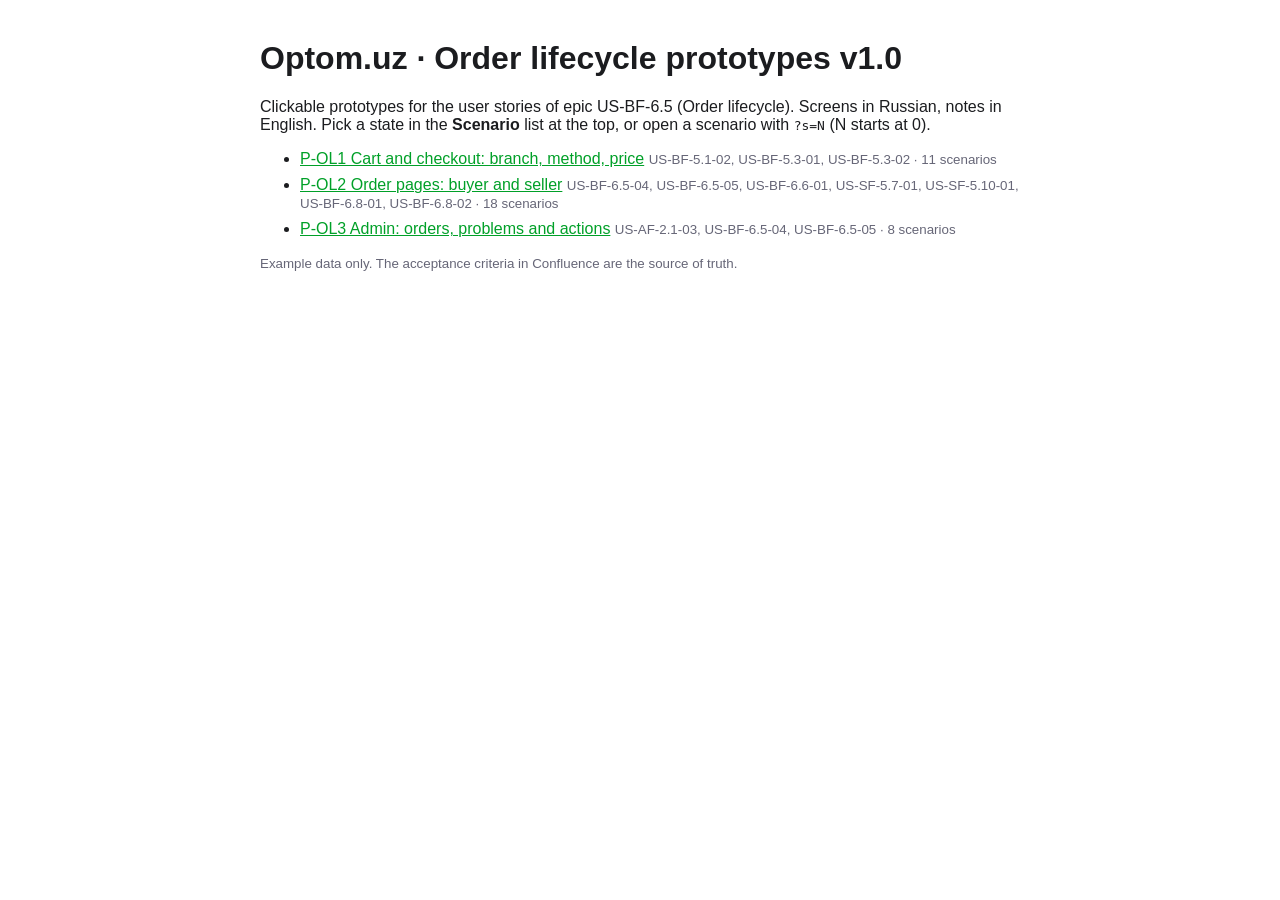
<file: index.html>
<!doctype html><html lang="en"><head><meta charset="utf-8"><meta name="robots" content="noindex,nofollow"><meta name="viewport" content="width=device-width,initial-scale=1"><title>Optom.uz order lifecycle prototypes</title>
<style>body{font-family:-apple-system,Segoe UI,Roboto,sans-serif;max-width:760px;margin:40px auto;padding:0 16px;color:#1b1c1f}a{color:#00a028}li{margin:8px 0}small{color:#667}</style></head><body>
<h1>Optom.uz · Order lifecycle prototypes v1.0</h1><p>Clickable prototypes for the user stories of epic US-BF-6.5 (Order lifecycle). Screens in Russian, notes in English. Pick a state in the <b>Scenario</b> list at the top, or open a scenario with <code>?s=N</code> (N starts at 0).</p>
<ul><li><a href="p-ol1-checkout.html">P-OL1 Cart and checkout: branch, method, price</a> <small>US-BF-5.1-02, US-BF-5.3-01, US-BF-5.3-02 · 11 scenarios</small></li><li><a href="p-ol2-order-pages.html">P-OL2 Order pages: buyer and seller</a> <small>US-BF-6.5-04, US-BF-6.5-05, US-BF-6.6-01, US-SF-5.7-01, US-SF-5.10-01, US-BF-6.8-01, US-BF-6.8-02 · 18 scenarios</small></li><li><a href="p-ol3-admin.html">P-OL3 Admin: orders, problems and actions</a> <small>US-AF-2.1-03, US-BF-6.5-04, US-BF-6.5-05 · 8 scenarios</small></li></ul><p><small>Example data only. The acceptance criteria in Confluence are the source of truth.</small></p></body></html>
</file>
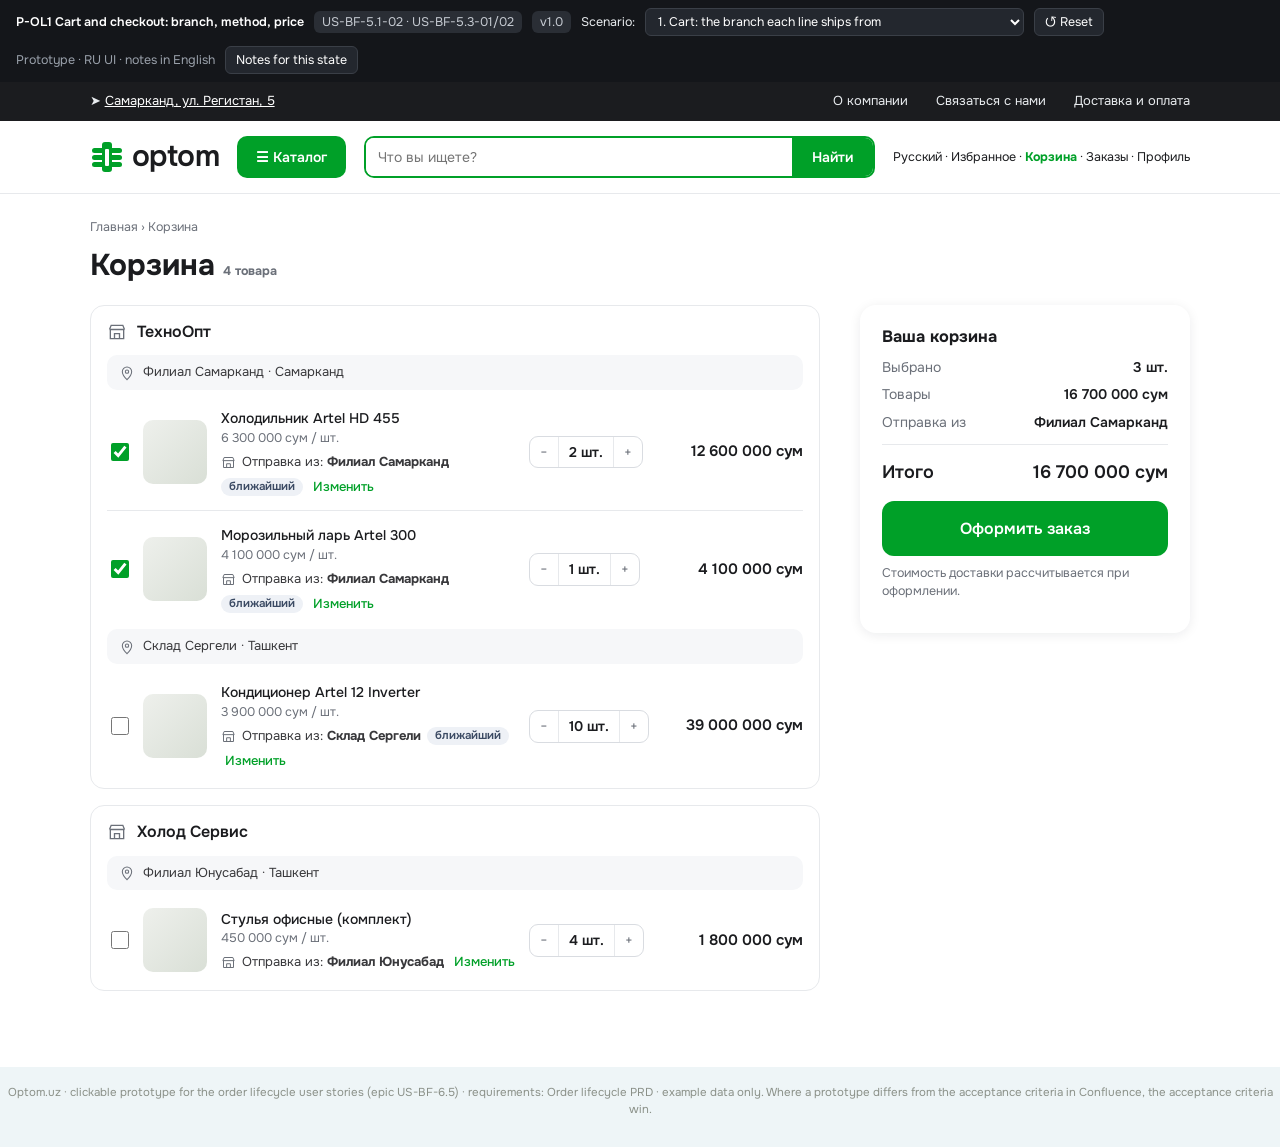
<file: p-ol1-checkout.html>
<!doctype html>
<html lang="ru"><head><meta charset="utf-8"><meta name="robots" content="noindex,nofollow"><meta name="viewport" content="width=device-width,initial-scale=1">
<title>P-OL1 Cart and checkout: branch, method, price</title>
<link rel="preconnect" href="https://fonts.googleapis.com"><link href="https://fonts.googleapis.com/css2?family=Onest:wght@400;500;600;700&display=swap" rel="stylesheet">
<style>/* Optom.uz prototype base — colours and components taken from the Figma exports (Seller website, Buyer website, Super Admin Old) */
:root{
  --green:#00a028; --green-600:#008a22; --green-50:#e6f6ea; --green-100:#cdeed5;
  --ink:#1b1c1f; --ink-2:#38383b; --muted:#6b7079; --muted-2:#8b9189; --line:#e7e9ec; --line-2:#d9dce1;
  --bg:#f3f4f6; --card:#ffffff; --red:#d92d20; --red-50:#fdecec; --amber:#ca8504; --amber-50:#fef7c3;
  --blue:#0c75ed; --blue-50:#e8f2fe; --violet:#7a5af8; --violet-50:#f1edff;
  --radius:12px; --radius-sm:8px;
  --font:"Onest",-apple-system,BlinkMacSystemFont,"Segoe UI",Roboto,sans-serif;
}
*{box-sizing:border-box}
html,body{margin:0;padding:0}
body{font-family:var(--font);font-size:14px;line-height:1.45;color:var(--ink);background:var(--bg)}
button,input,select,textarea{font:inherit;color:inherit}
a{color:var(--green);text-decoration:none}
/* ---- prototype harness bar ---- */
.pbar{position:sticky;top:0;z-index:50;display:flex;flex-wrap:wrap;align-items:center;gap:10px;padding:8px 16px;background:#14161a;color:#e9ecef;font-size:12.5px}
.pbar b{color:#fff;font-weight:600}
.pbar .tag{background:#2a2e35;border-radius:6px;padding:2px 8px;color:#c6cbd2}
.pbar select{background:#23272e;border:1px solid #3a3f47;border-radius:6px;color:#fff;padding:4px 8px;max-width:420px}
.pbar .sp{flex:1}
.pbar button{background:#23272e;border:1px solid #3a3f47;border-radius:6px;color:#fff;padding:4px 10px;cursor:pointer}
.pbar button.on{background:var(--green);border-color:var(--green)}
.notes{position:fixed;right:16px;bottom:16px;width:380px;max-height:60vh;overflow:auto;z-index:60;background:#fffef5;border:1px solid #eadf9f;border-radius:12px;box-shadow:0 12px 30px rgba(0,0,0,.18);padding:14px 16px;font-size:12.5px;display:none}
.notes.show{display:block}
.notes h4{margin:0 0 6px;font-size:13px}
.notes ul{margin:4px 0 0 16px;padding:0}
.notes li{margin:3px 0}
.notes .src{color:#6b6200;font-size:11.5px;margin-top:8px}
/* ---- seller / admin shell ---- */
.shell{display:grid;grid-template-columns:232px 1fr;min-height:calc(100vh - 40px)}
.side{padding:18px 14px;display:flex;flex-direction:column;gap:2px}
.logo{display:flex;align-items:center;gap:8px;font-weight:600;font-size:26px;letter-spacing:-.5px;margin:0 6px 22px;color:var(--ink)}
.logo svg{flex:none}
.side .grp{font-size:11px;font-weight:600;color:var(--muted);letter-spacing:.04em;text-transform:uppercase;margin:14px 10px 6px}
.nav{display:flex;align-items:center;gap:10px;padding:9px 10px;border-radius:10px;color:var(--ink-2);cursor:default}
.nav.on{background:#fff;box-shadow:0 1px 2px rgba(0,0,0,.05);color:var(--ink);font-weight:500}
.nav svg{width:18px;height:18px;stroke:currentColor;fill:none;stroke-width:1.6;opacity:.8}
.side .me{margin-top:auto;background:#fff;border-radius:12px;padding:10px;display:flex;gap:10px;align-items:center}
.ava{width:34px;height:34px;border-radius:50%;background:#d7dbe0;display:grid;place-items:center;font-weight:600;color:#555;flex:none}
.me small{display:block;color:var(--green);font-size:12px}
.main{padding:16px 24px 40px 8px;min-width:0}
.top{display:flex;align-items:center;gap:10px;margin-bottom:14px}
.iconbtn{width:34px;height:34px;border-radius:9px;background:#fff;border:1px solid var(--line);display:grid;place-items:center}
.crumbs{color:var(--muted);font-size:13px;display:flex;gap:8px;align-items:center}
.crumbs b{color:var(--ink);font-weight:500}
.top .sp{flex:1}
.lang{background:#fff;border:1px solid var(--line);border-radius:9px;padding:6px 12px;font-size:13px}
.h1{font-size:26px;font-weight:600;margin:6px 0 14px;display:flex;align-items:center;gap:10px}
/* ---- components ---- */
.card{background:var(--card);border-radius:var(--radius);padding:20px 22px;box-shadow:0 1px 2px rgba(16,24,40,.04)}
.card+.card{margin-top:12px}
.card h3{margin:0 0 4px;font-size:18px;font-weight:600}
.sub{color:var(--muted);margin:0}
.row{display:flex;gap:12px;align-items:center}
.grid2{display:grid;grid-template-columns:1fr 1fr;gap:14px}
.sec{display:grid;grid-template-columns:240px 1fr;gap:24px;padding:20px 0;border-top:1px solid var(--line)}
.sec>.lbl{font-weight:600}
.sec>.lbl .sub{font-weight:400;font-size:13px;margin-top:4px}
.field{display:flex;flex-direction:column;gap:6px;margin-bottom:14px}
.field label{font-size:13px;font-weight:500}
.inp{border:1px solid var(--line-2);border-radius:10px;padding:10px 12px;background:#fff;outline:none;width:100%}
.inp:focus{border-color:var(--green);box-shadow:0 0 0 3px var(--green-50)}
.inp.err{border-color:var(--red)}
.inp[disabled]{background:#f6f7f9;color:var(--muted)}
.err-t{color:var(--red);font-size:12.5px}
.hint{color:var(--muted);font-size:12.5px}
.btn{border:1px solid transparent;border-radius:10px;padding:10px 18px;font-weight:600;cursor:pointer;display:inline-flex;align-items:center;gap:8px;white-space:nowrap}
.btn.pri{background:var(--green);color:#fff}
.btn.pri:hover{background:var(--green-600)}
.btn.pri[disabled]{background:#9fd8ad;cursor:not-allowed}
.btn.out{background:#fff;border-color:var(--line-2);color:var(--ink)}
.btn.soft{background:var(--green-50);color:var(--green)}
.btn.dan{background:var(--red-50);color:var(--red)}
.btn.danfill{background:var(--red);color:#fff}
.btn.link{background:none;padding:6px 4px;color:var(--green)}
.btn.sm{padding:6px 12px;font-size:13px;border-radius:8px}
.btn[disabled]{opacity:.55;cursor:not-allowed}
.pill{display:inline-flex;align-items:center;gap:6px;border-radius:8px;padding:3px 9px;font-size:12.5px;font-weight:500;border:1px solid transparent}
.pill::before{content:"";width:6px;height:6px;border-radius:50%;background:currentColor}
.pill.g{background:var(--green-50);color:var(--green);border-color:var(--green-100)}
.pill.v{background:var(--violet-50);color:var(--violet);border-color:#ddd3ff}
.pill.a{background:#fff6e0;color:#b54708;border-color:#fde7b0}
.pill.r{background:var(--red-50);color:var(--red);border-color:#f9c9c4}
.pill.n{background:#f1f2f4;color:var(--ink-2);border-color:var(--line)}
.pill.b{background:var(--blue-50);color:var(--blue);border-color:#c9e0fd}
.alert{border-radius:12px;padding:14px 16px;display:flex;gap:12px;align-items:flex-start;border-left:4px solid}
.alert .ic{width:22px;height:22px;border-radius:50%;display:grid;place-items:center;color:#fff;font-weight:700;font-size:13px;flex:none}
.alert.w{background:var(--amber-50);border-color:var(--amber)} .alert.w .ic{background:var(--amber)}
.alert.e{background:var(--red-50);border-color:var(--red)} .alert.e .ic{background:var(--red)}
.alert.i{background:var(--blue-50);border-color:var(--blue)} .alert.i .ic{background:var(--blue)}
.alert.s{background:var(--green-50);border-color:var(--green)} .alert.s .ic{background:var(--green)}
.alert b{display:block;margin-bottom:2px}
.toggle{position:relative;width:40px;height:22px;border-radius:12px;background:#d0d4da;border:none;cursor:pointer;flex:none;transition:.15s}
.toggle::after{content:"";position:absolute;top:3px;left:3px;width:16px;height:16px;border-radius:50%;background:#fff;transition:.15s;box-shadow:0 1px 2px rgba(0,0,0,.2)}
.toggle.on{background:var(--green)}
.toggle.on::after{left:21px}
.toggle[disabled]{opacity:.45;cursor:not-allowed}
.chk{display:flex;gap:10px;align-items:flex-start;cursor:pointer;margin:8px 0}
.chk input{width:18px;height:18px;accent-color:var(--green);margin-top:2px;flex:none}
table.t{width:100%;border-collapse:collapse}
table.t th{background:#f6f7f9;text-align:left;font-size:12.5px;font-weight:500;color:var(--muted);padding:10px 12px}
table.t td{border-top:1px solid var(--line);padding:12px;vertical-align:middle}
.kv{display:flex;gap:10px;padding:12px 0;border-top:1px solid var(--line);align-items:flex-start}
.kv:first-of-type{border-top:none}
.kv .k{color:var(--muted)}
.kv svg{width:20px;height:20px;stroke:var(--muted);fill:none;stroke-width:1.6;flex:none;margin-top:1px}
.modal-bg{position:fixed;inset:0;background:rgba(16,18,22,.45);display:grid;place-items:center;z-index:40;padding:20px}
.modal{background:#fff;border-radius:16px;width:min(560px,100%);max-height:90vh;overflow:auto;padding:22px 24px;box-shadow:0 20px 50px rgba(0,0,0,.25)}
.modal h3{margin:0 0 6px;font-size:19px}
.modal .acts{display:flex;justify-content:flex-end;gap:10px;margin-top:18px}
.toast{position:fixed;left:50%;bottom:24px;transform:translateX(-50%);background:#1b1c1f;color:#fff;border-radius:10px;padding:10px 16px;z-index:70;box-shadow:0 10px 30px rgba(0,0,0,.25);font-size:13.5px}
.digits{display:flex;gap:6px;align-items:flex-end}
.digit{background:#eceef1;border-radius:10px;width:42px;height:52px;display:grid;place-items:center;font-size:24px;font-weight:600}
.dsep{font-size:24px;font-weight:600;padding:0 4px 12px}
.ycard{border:1.5px solid var(--line-2);border-radius:12px;padding:12px 14px;display:flex;gap:12px;align-items:center;cursor:pointer;background:#fff}
.ycard.on{border-color:var(--green);background:var(--green-50)}
.ycard .r{width:18px;height:18px;border-radius:50%;border:2px solid var(--line-2);flex:none}
.ycard.on .r{border:5px solid var(--green)}
.ycard[aria-disabled=true]{opacity:.5;cursor:not-allowed}
.yglogo{font-weight:700;letter-spacing:-.3px}
.yglogo i{font-style:italic;font-weight:800}
.code-big{font-size:30px;letter-spacing:6px;font-weight:700;background:#f6f7f9;border-radius:10px;padding:8px 14px;display:inline-block}
.steps{display:flex;justify-content:space-between;position:relative;margin:6px 0 4px}
.steps::before{content:"";position:absolute;left:20px;right:20px;top:17px;height:2px;background:var(--line)}
.step{position:relative;text-align:center;flex:1;color:var(--muted);font-size:13px}
.step .dot{width:36px;height:36px;border-radius:10px;margin:0 auto 6px;background:#fff;border:1.5px solid var(--line-2);display:grid;place-items:center}
.step.on{color:var(--green);font-weight:500}
.step.on .dot{background:var(--green-50);border-color:var(--green)}
.timeline .it{display:flex;gap:12px;padding:8px 0}
.timeline .it .d{width:30px;height:30px;border-radius:50%;background:#f1f2f4;display:grid;place-items:center;flex:none;font-size:13px}
.timeline .it small{display:block;color:var(--muted)}
.muted{color:var(--muted)}
.small{font-size:12.5px}
.mt8{margin-top:8px}.mt12{margin-top:12px}.mt16{margin-top:16px}.mb0{margin-bottom:0}
.spin{width:16px;height:16px;border:2px solid #c8ead1;border-top-color:var(--green);border-radius:50%;animation:sp 0.8s linear infinite;display:inline-block}
@keyframes sp{to{transform:rotate(360deg)}}
.ann{outline:2px dashed #f0b400;outline-offset:3px;border-radius:12px}

:root{--blue:#0c75ed;--ab:#eef5f7}
body{background:var(--ab)}
.ash{display:grid;grid-template-columns:232px 1fr;min-height:calc(100vh - 44px)}
.aside{background:#fff;padding:22px 16px}
.aside .logo{font-size:27px;margin:0 0 28px 12px}
.anav{display:flex;align-items:center;gap:12px;padding:10px 14px;border-radius:10px;font-weight:500;color:#1b1c1f;cursor:default;margin-bottom:4px}
.anav svg{width:20px;height:20px;fill:none;stroke:currentColor;stroke-width:1.6}
.anav.on{background:var(--blue);color:#fff}
.anav .ch{margin-left:auto;font-size:11px;opacity:.6}
.asub{padding:8px 14px 8px 48px;border-radius:8px;color:#4b5563;font-size:14px;margin-bottom:2px;cursor:pointer}
.asub.on{background:#e8f1fd;color:var(--blue);font-weight:500}
.atop{display:flex;justify-content:flex-end;gap:12px;align-items:center;padding:16px 28px;background:#fff}
.abox{border:1px solid var(--line);border-radius:10px;padding:8px 12px;display:flex;gap:8px;align-items:center;background:#fff}
.abox select{border:none;font:inherit;background:transparent;font-weight:500;outline:none}
.apanel{background:#fff;border-radius:14px;margin:24px 28px;padding:24px 26px}
.apanel h1{font-size:24px;margin:0 0 18px;font-weight:600;display:flex;align-items:center;gap:12px}
.apanel h1 .btn{font-size:14px}
.back{width:30px;height:30px;border-radius:50%;display:inline-flex;align-items:center;justify-content:center;color:#555;cursor:pointer}
.tabs{display:flex;gap:6px;border-bottom:1px solid var(--line);margin-bottom:18px}
.tab{padding:10px 14px;cursor:pointer;color:var(--muted);font-weight:500;border-bottom:2px solid transparent;margin-bottom:-1px}
.tab.on{color:var(--ink);border-bottom-color:var(--green)}
.tab .cnt{background:#fde8e7;color:var(--red);border-radius:10px;padding:1px 7px;font-size:12px;margin-left:6px}
.flt{display:flex;gap:10px;margin-bottom:14px;flex-wrap:wrap}
.flt .s{display:flex;flex:1;min-width:260px;border:1px solid var(--green);border-radius:10px;overflow:hidden}
.flt .s input{flex:1;border:none;padding:9px 12px;outline:none;font:inherit}
.flt .s button{background:var(--green);color:#fff;border:none;padding:0 18px;font-weight:600;font:inherit}
.gsel{background:#f2f3f5;border:none;border-radius:10px;padding:9px 12px;font:inherit;min-width:190px}
.chip{display:inline-block;border-radius:5px;padding:2px 8px;font-size:12px;color:#fff;font-weight:500;white-space:nowrap}
.c-blue{background:#1d5fd1}.c-or{background:#f0a020}.c-pur{background:#7a29e0}.c-cy{background:#16a3d9}.c-gr{background:#1fa83c}.c-red{background:#d92d20}.c-gray{background:#5f6368}
.go{width:30px;height:30px;border-radius:50%;background:#e6f6ea;color:var(--green);display:inline-flex;align-items:center;justify-content:center;cursor:pointer;font-weight:700}
.gin{background:#f2f3f5;border-radius:10px;padding:10px 12px;color:#4b5563;min-height:40px}
.g3{display:grid;grid-template-columns:repeat(3,1fr);gap:14px}
.att{border:1px solid var(--line);border-radius:12px;margin-top:12px;overflow:hidden}
.att .hd{display:flex;align-items:center;gap:10px;padding:12px 16px;background:#fafbfc;border-bottom:1px solid var(--line)}
.att .bd{padding:14px 16px}
.prices{display:grid;grid-template-columns:repeat(4,1fr);gap:10px;margin:12px 0}
.pr{border:1px solid var(--line);border-radius:10px;padding:10px 12px}
.pr small{display:block;color:var(--muted);font-size:12px}
.pr b{font-size:17px;font-weight:600}
.pr.hl{border-color:#f5c26b;background:#fffaf0}
.dl{display:grid;grid-template-columns:repeat(3,1fr);gap:6px 18px;font-size:13.5px}
.dl div span{color:var(--muted)}
.log{background:#0f1720;color:#d6e2ee;border-radius:10px;padding:12px;font:12px/1.5 ui-monospace,Menlo,monospace;max-height:340px;overflow:auto;white-space:pre-wrap}
.log .m{color:#7dd3fc}.log .ok{color:#86efac}.log .bad{color:#fca5a5}
.swrow{display:flex;align-items:flex-start;gap:16px;padding:16px 0;border-bottom:1px solid var(--line)}
.swrow .tx{flex:1}
.mono{font-family:ui-monospace,Menlo,monospace;font-size:12.5px}
.ro-note{font-size:12.5px;color:var(--muted);background:#f6f7f9;border-radius:8px;padding:6px 10px;display:inline-block}
.radio-l{display:flex;gap:10px;align-items:flex-start;border:1px solid var(--line);border-radius:10px;padding:10px 12px;margin-top:8px;cursor:pointer}
.radio-l.on{border-color:var(--green);background:var(--green-50)}
textarea.inp{min-height:76px;resize:vertical}

.og{display:grid;grid-template-columns:1fr 330px;gap:12px;align-items:start}
.prod{display:flex;align-items:center;gap:12px}
.thumb{width:40px;height:40px;border-radius:8px;background:linear-gradient(135deg,#e8d8d8,#c9b3b3)}
.price-line{background:#f6f7f9;border-radius:10px;padding:10px 12px;margin-top:12px;font-size:13.5px}
.price-line b{font-weight:600}
.preset{border:1.5px solid var(--line-2);border-radius:10px;padding:10px 12px;cursor:pointer;display:flex;gap:10px;align-items:center}
.preset.on{border-color:var(--green);background:var(--green-50)}
.preset .r{width:16px;height:16px;border-radius:50%;border:2px solid var(--line-2);flex:none}
.preset.on .r{border:5px solid var(--green)}
.presets{display:grid;grid-template-columns:1fr 1fr;gap:8px}
.courier{display:flex;gap:14px;align-items:center;background:#f6f7f9;border-radius:12px;padding:12px 14px}
.cnt{font-variant-numeric:tabular-nums;font-weight:600}

.buyer{background:#fff;min-height:100vh}
.strip{background:#1b1c1f;color:#e9ecef;font-size:13px;display:flex;justify-content:space-between;padding:10px 7%}
.strip span+span{margin-left:28px}
.bh{display:flex;align-items:center;gap:18px;padding:14px 7%;border-bottom:1px solid var(--line)}
.bh .logo{margin:0;font-size:30px}
.srch{flex:1;display:flex;border:2px solid var(--green);border-radius:10px;overflow:hidden}
.srch input{flex:1;border:none;padding:9px 12px;outline:none}
.srch button{background:var(--green);color:#fff;border:none;padding:0 20px;font-weight:600}
.wrapb{padding:24px 7% 60px}
.cg{display:grid;grid-template-columns:1fr 330px;gap:40px;align-items:start}
.blk{margin-bottom:26px}
.blk h2{font-size:19px;margin:0 0 4px;font-weight:600}
.box{border:1px solid var(--line);border-radius:14px;padding:4px 16px}
.opt{display:flex;gap:12px;align-items:center;padding:14px 0}
.opt+.opt{border-top:1px solid var(--line)}
.radio{width:18px;height:18px;border-radius:50%;border:2px solid var(--line-2);flex:none}
.radio.on{border:5px solid var(--green)}
.tiles{display:grid;grid-template-columns:repeat(4,1fr);gap:10px;margin-top:12px}
.tile{border:1px solid var(--line-2);border-radius:12px;padding:14px;height:84px;display:flex;flex-direction:column;justify-content:space-between;cursor:pointer;background:#fff}
.tile.on{border-color:var(--green);background:var(--green-50)}
.tile .lg{font-size:17px}
.sumc{border-radius:16px;box-shadow:0 2px 12px rgba(16,24,40,.08);padding:20px 22px}
.sumc .ln{display:flex;justify-content:space-between;margin:7px 0;color:var(--muted)}
.sumc .ln b{color:var(--ink);font-weight:600}
.sumc .tot{display:flex;justify-content:space-between;border-top:1px solid var(--line);padding-top:14px;margin-top:12px;font-size:18px;font-weight:600}
.big{width:100%;justify-content:center;padding:15px;font-size:16px;border-radius:12px;margin-top:16px}
.ygopts{display:grid;gap:8px;margin-top:12px}
.valid{display:flex;align-items:center;gap:10px;font-size:13px;color:var(--muted);margin-top:10px}
.demo{background:#fff3c4;border:1px dashed #d9b400;color:#6b5600;border-radius:6px;padding:2px 8px;font-size:11.5px;cursor:pointer}
.adr{display:grid;grid-template-columns:repeat(4,1fr);gap:10px}
.oc{display:grid;grid-template-columns:1fr 330px;gap:40px;align-items:start}
.track{border:1px solid var(--line);border-radius:14px;padding:16px 18px;margin-top:14px}
/* ---- seller-delivery additions ---- */
.phonewrap{display:flex;justify-content:center;padding:24px 0 40px}
.phone{width:390px;min-height:780px;border:11px solid #15171a;border-radius:44px;background:#f3f4f6;overflow:hidden;position:relative;box-shadow:0 20px 50px rgba(0,0,0,.18)}
.phone .sb{height:34px;display:flex;justify-content:space-between;align-items:center;padding:0 22px;font-size:13px;font-weight:600;background:#fff}
.phone .ah{background:#fff;padding:10px 16px 12px;display:flex;align-items:center;gap:10px;border-bottom:1px solid var(--line)}
.phone .ah b{font-size:17px}
.phone .pc{padding:12px}
.phone .card{padding:14px 14px;border-radius:14px}
.phone .btn{padding:11px 14px}
.phone .tabbar{position:absolute;left:0;right:0;bottom:0;background:#fff;border-top:1px solid var(--line);display:flex;justify-content:space-around;padding:8px 0 14px;font-size:11px;color:var(--muted)}
.phone .tabbar .on{color:var(--green);font-weight:600}
.phone .sheet{position:absolute;left:0;right:0;bottom:0;background:#fff;border-radius:20px 20px 0 0;padding:18px 16px 26px;box-shadow:0 -10px 30px rgba(0,0,0,.15);z-index:5}
.cityrow{display:grid;grid-template-columns:1fr 200px 34px;gap:8px;align-items:center;margin-top:8px}
.brblock{border:1px solid var(--line);border-radius:12px;padding:12px 14px;margin-top:10px}
.brblock.on{border-color:var(--green-100);background:#fbfefb}
.x{width:34px;height:38px;border-radius:9px;border:1px solid var(--line-2);background:#fff;cursor:pointer;color:var(--muted)}
.counter{float:right;color:var(--muted);font-size:12px}
.sdcard{border:1.5px solid var(--line-2);border-radius:12px;padding:14px;display:flex;gap:12px;align-items:flex-start;cursor:pointer;background:#fff;margin-top:12px}
.sdcard.on{border-color:var(--green);background:var(--green-50)}
.sdcard.off{background:#f6f7f9;cursor:not-allowed;color:var(--muted)}
.sdcard .r{width:18px;height:18px;border-radius:50%;border:2px solid var(--line-2);flex:none;margin-top:2px}
.sdcard.on .r{border:5px solid var(--green)}
.sdcard .why{color:var(--red);font-size:13px;margin-top:4px}
.info{display:inline-grid;place-items:center;width:18px;height:18px;border-radius:50%;background:#eceef1;color:var(--ink-2);font-size:11px;font-weight:700;cursor:pointer;margin-left:6px;vertical-align:middle}
.tip{background:#1b1c1f;color:#fff;border-radius:10px;padding:10px 12px;font-size:12.5px;margin-top:8px;max-width:420px}
.codebox{display:flex;gap:8px;justify-content:center;margin:14px 0}
.codebox input{width:52px;height:60px;text-align:center;font-size:26px;font-weight:600;border:1.5px solid var(--line-2);border-radius:12px;outline:none}
.codebox input:focus{border-color:var(--green)}
.overdue{color:var(--red);font-weight:600}
.dflt{border:1px solid var(--line);border-radius:14px;padding:16px;background:#fff}
.dflt h4{margin:14px 0 8px;font-size:15px}
.dflt h4:first-child{margin-top:0}
.fopt{display:flex;align-items:center;gap:10px;padding:6px 0;cursor:pointer}
.fopt .radio{width:18px;height:18px}
.chipf{display:inline-block;border:1px solid var(--line);border-radius:18px;padding:5px 12px;margin:0 6px 6px 0;font-size:13px;background:#f6f7f9}
.pgrid{display:grid;grid-template-columns:repeat(3,1fr);gap:14px}
.pcard{background:#fff;border:1px solid var(--line);border-radius:14px;padding:10px}
.pcard .img{height:120px;border-radius:10px;background:linear-gradient(135deg,#eef0ec,#d9dfd6);margin-bottom:8px}
.pcard .pr{font-weight:700;font-size:16px}
.ptag{display:inline-block;font-size:11.5px;border-radius:6px;padding:2px 7px;background:#f1f2f4;color:var(--ink-2);margin-top:6px}
.empty{text-align:center;color:var(--muted);padding:50px 0}
.addrpick{position:fixed;inset:0;background:rgba(16,18,22,.45);display:grid;place-items:center;z-index:45}
.reasons label{display:flex;gap:10px;align-items:center;border:1px solid var(--line);border-radius:10px;padding:10px 12px;margin-top:8px;cursor:pointer}
.reasons label.on{border-color:var(--green);background:var(--green-50)}
.notif{background:#fff;border-radius:16px;box-shadow:0 10px 30px rgba(0,0,0,.15);padding:12px 14px;display:flex;gap:10px;max-width:360px}
.notif .ic2{width:36px;height:36px;border-radius:10px;background:var(--green);color:#fff;display:grid;place-items:center;font-weight:700;flex:none}
/* ---- pickup additions ---- */
.qr{display:block;background:#fff;padding:10px;border-radius:12px;border:1px solid var(--line)}
.qrwrap{display:flex;gap:22px;align-items:center;flex-wrap:wrap;margin-top:12px}
.hcode{font-size:34px;font-weight:700;letter-spacing:6px;font-variant-numeric:tabular-nums}
.brcard{border:1.5px solid var(--green);background:var(--green-50);border-radius:14px;padding:14px 16px;margin-top:12px}
.brcard .nm{font-weight:600;font-size:16px}
.badge{display:inline-block;font-size:12px;border-radius:12px;padding:2px 9px;margin-left:8px;vertical-align:middle;background:#e7f6ea;color:#0c7a2a;font-weight:600}
.badge.n{background:#eef1f6;color:#3b4a63}
.hrs{display:grid;grid-template-columns:110px 120px 1fr;gap:6px 12px;align-items:center;margin-top:8px}
.hrs .d{font-weight:500}
.hrs select{max-width:110px}
.hrow-err{grid-column:1/-1;color:var(--red);font-size:12.5px;margin:-2px 0 4px}
.blist .bl{display:grid;grid-template-columns:1fr auto;gap:4px 12px;padding:12px 4px;border-bottom:1px solid var(--line);cursor:pointer}
.blist .bl:hover{background:#fafbfa}
.blist .bl.dis{cursor:not-allowed;color:var(--muted)}
.blist .bl .why{color:var(--red);font-size:12.5px}
.blist .bl.sel{background:var(--green-50)}
.ptabs{display:flex;background:#f1f2f4;border-radius:10px;padding:3px;gap:3px;margin:10px 0}
.ptabs span{flex:1;text-align:center;padding:7px;border-radius:8px;cursor:pointer;font-weight:500}
.ptabs span.on{background:#fff;box-shadow:0 1px 3px rgba(0,0,0,.1)}
.map{position:relative;height:360px;border-radius:12px;overflow:hidden;background:#eef2e8;background-image:linear-gradient(90deg,rgba(255,255,255,.9) 6px,transparent 6px),linear-gradient(rgba(255,255,255,.9) 6px,transparent 6px),linear-gradient(35deg,transparent 48%,rgba(255,255,255,.95) 48%,rgba(255,255,255,.95) 52%,transparent 52%);background-size:90px 90px,90px 90px,100% 100%}
.map .river{position:absolute;left:-10%;top:58%;width:120%;height:22px;background:#cfe3f5;transform:rotate(-8deg)}
.map .pinm{position:absolute;transform:translate(-50%,-100%);cursor:pointer;text-align:center}
.map .pinm svg{width:34px;height:34px;fill:var(--green);stroke:#fff;stroke-width:1.5}
.map .pinm.dis svg{fill:#a9adb3}
.map .pinm.sel svg{fill:#0a6b22}
.map .pinm small{display:block;background:#fff;border-radius:6px;padding:1px 6px;font-size:11px;white-space:nowrap;box-shadow:0 1px 3px rgba(0,0,0,.15)}
.map .me{position:absolute;width:16px;height:16px;border-radius:50%;background:#2f6fde;border:3px solid #fff;box-shadow:0 0 0 6px rgba(47,111,222,.2);transform:translate(-50%,-50%)}
.map .mcard{position:absolute;left:12px;right:12px;bottom:12px;background:#fff;border-radius:12px;padding:12px 14px;box-shadow:0 6px 20px rgba(0,0,0,.18)}
.scan{background:#111;border-radius:16px;height:420px;position:relative;display:grid;place-items:center;overflow:hidden}
.scan .vf{width:220px;height:220px;border:3px solid rgba(255,255,255,.85);border-radius:18px;box-shadow:0 0 0 2000px rgba(0,0,0,.45)}
.scan .lbl{position:absolute;top:18px;color:#fff;font-size:13px}
.demo-acts{display:flex;flex-wrap:wrap;gap:6px;margin-top:10px}
.demo-acts button{font-size:12px;border:1px dashed #b8bdc4;background:#fbfbfc;border-radius:8px;padding:6px 9px;cursor:pointer;color:#555b63}
.sumbox{border:1px solid var(--line);border-radius:12px;padding:12px 14px;margin-top:10px;background:#fafbfc}
.lock{filter:grayscale(1);opacity:.6;pointer-events:none}
.lockscreen{background:linear-gradient(160deg,#2b3a55,#5d4b6e);min-height:700px;padding:30px 14px 20px;color:#fff}
.lockscreen .clock{text-align:center;font-size:62px;font-weight:300;margin:10px 0 2px}
.lockscreen .date{text-align:center;font-size:15px;opacity:.9;margin-bottom:22px}
.push{background:rgba(255,255,255,.92);color:#1b1c1f;border-radius:16px;padding:10px 12px;margin-bottom:8px;display:flex;gap:10px}
.push .ap{width:30px;height:30px;border-radius:8px;background:var(--green);color:#fff;display:grid;place-items:center;font-weight:800;font-size:13px;flex:none}
.push .tt{font-weight:600;font-size:13.5px}
.push .tx{font-size:13px;line-height:1.35}
.push .meta{font-size:11px;color:#6b7178;display:flex;justify-content:space-between}
.push .acts2{display:flex;gap:6px;margin-top:6px}
.push .acts2 span{background:#eef0f2;border-radius:8px;padding:4px 8px;font-size:12px;font-weight:500}
.nlist{position:absolute;right:16px;top:58px;width:400px;background:#fff;border-radius:14px;box-shadow:0 16px 40px rgba(0,0,0,.18);z-index:20;overflow:hidden}
.nlist .hd{display:flex;justify-content:space-between;padding:12px 16px;border-bottom:1px solid var(--line);font-weight:600}
.nlist .it{display:flex;gap:10px;padding:12px 16px;border-bottom:1px solid var(--line)}
.nlist .it.unread{background:#f3fbf5}
.nlist .it .dt{width:8px;height:8px;border-radius:50%;background:var(--green);margin-top:6px;flex:none}
.nlist .it.read .dt{background:transparent}
.bellc{position:relative}
.bellc .cnt2{position:absolute;top:-4px;right:-4px;background:var(--red);color:#fff;border-radius:9px;font-size:10.5px;padding:0 5px;font-weight:700}
.sms{background:#fff;min-height:700px}
.sms .hd{padding:10px 14px;border-bottom:1px solid var(--line);text-align:center;font-weight:600}
.sms .bub{background:#e9e9eb;border-radius:18px;padding:9px 13px;margin:10px 60px 4px 12px;font-size:14.5px;line-height:1.35}
.sms .tm{font-size:11px;color:#8b9189;margin:0 12px}
.lenok{color:#0c7a2a;font-weight:600}.lenbad{color:var(--red);font-weight:700}
.langsw span{display:inline-block;border:1px solid var(--line-2);border-radius:8px;padding:4px 10px;margin-right:6px;cursor:pointer}
.langsw span.on{background:var(--green);border-color:var(--green);color:#fff}
.alog td{font-size:13px}
/* ---- P-OL1 cart and checkout ---- */
.cartg{border:1px solid var(--line);border-radius:14px;padding:0 16px 4px;margin-bottom:16px;background:#fff}
.cartg .sh{display:flex;align-items:center;gap:10px;padding:14px 0 10px;font-weight:600;font-size:16px}
.cartg .sh svg{width:20px;height:20px;stroke:var(--muted);fill:none;stroke-width:1.6}
.cartg .bh2{display:flex;align-items:center;gap:8px;padding:8px 12px;margin:2px 0 4px;background:#f6f7f9;border-radius:10px;font-size:13px;color:var(--ink-2)}
.cartg .bh2 svg{width:16px;height:16px;stroke:var(--muted);fill:none;stroke-width:1.6}
.cline{display:grid;grid-template-columns:22px 64px 1fr 120px 140px;gap:14px;align-items:center;padding:14px 0;border-top:1px solid var(--line)}
.cartg .bh2+.cline{border-top:none}
.cline input[type=checkbox]{width:18px;height:18px;accent-color:var(--green);cursor:pointer}
.cline .pimg{width:64px;height:64px;border-radius:10px;background:linear-gradient(135deg,#eef0ec,#d9dfd6)}
.cline .pn{font-weight:500}
.ship{font-size:13px;color:var(--ink-2);display:flex;gap:6px;align-items:center;margin-top:6px;flex-wrap:wrap}
.ship svg{width:15px;height:15px;stroke:var(--muted);fill:none;stroke-width:1.6}
.ship .chg{color:var(--green);cursor:pointer;font-weight:500;margin-left:4px}
.near{display:inline-block;font-size:11.5px;border-radius:10px;padding:1px 8px;background:#eef1f6;color:#3b4a63;font-weight:600}
.qty{display:inline-flex;align-items:center;border:1px solid var(--line-2);border-radius:9px;overflow:hidden}
.qty span{padding:5px 10px;color:var(--muted)}
.qty b{white-space:nowrap;padding:5px 10px;font-weight:600;border-left:1px solid var(--line);border-right:1px solid var(--line)}
.ltot{text-align:right;font-weight:600;font-size:15px}
.mtile{border:1.5px solid var(--line-2);border-radius:12px;padding:12px 14px;display:flex;gap:12px;align-items:center;cursor:pointer;background:#fff;margin-top:10px}
.mtile.on{border-color:var(--green);background:var(--green-50)}
.mtile .r{width:18px;height:18px;border-radius:50%;border:2px solid var(--line-2);flex:none}
.mtile.on .r{border:5px solid var(--green)}
.mtile.off{background:#f6f7f9;cursor:not-allowed;color:var(--muted)}
.mtile.off .r{background:#eceef1}
.mtile .mic{width:22px;height:22px;stroke:var(--ink-2);fill:none;stroke-width:1.6;flex:none}
.mtile.off .mic{stroke:var(--muted)}
.mtile .why{color:var(--red);font-size:13px;margin-top:2px}
.mtile .mp{font-weight:600;white-space:nowrap;text-align:right}
.mtile .mp s{display:block;color:var(--muted);font-weight:400;font-size:12px}
.mtile.off .yglogo,.mtile.off span[style]{opacity:.55}
.demo-line{border:1px dashed #b8bdc4;background:#fbfbfc;border-radius:10px;padding:8px 12px;font-size:12.5px;color:#555b63;margin-top:12px}
.demo-sw{display:flex;align-items:center;gap:10px;font-size:12.5px;color:#555b63;border:1px dashed #b8bdc4;background:#fbfbfc;border-radius:10px;padding:8px 12px;margin-top:12px;cursor:pointer}
.backl{color:var(--green);cursor:pointer;font-weight:500;font-size:13px}
.pay-pg{min-height:100vh;background:#eef1f5;display:flex;align-items:flex-start;justify-content:center;padding:50px 20px}
.pay-card{width:460px;background:#fff;border-radius:18px;box-shadow:0 10px 30px rgba(16,24,40,.08);padding:26px 28px}
.pay-logo{font-weight:800;font-size:24px;letter-spacing:-.5px;color:#1f3d8a}
.pay-logo i{color:#24b47e;font-style:normal}
.cd{font-size:30px;font-weight:700;font-variant-numeric:tabular-nums;color:var(--ink)}
.cd.low{color:var(--red)}
.phones{display:flex;gap:18px;justify-content:center;padding:18px 0 30px}
.phones .pcol{display:flex;flex-direction:column;align-items:center;gap:8px}
.phones .cap{font-size:12.5px;color:#555b63;font-weight:500}
.phones .phonewrap{padding:0}
.phones .phone{width:372px;min-height:760px}
.phone .mline{display:grid;grid-template-columns:20px 48px 1fr;gap:10px;padding:12px 0;border-top:1px solid var(--line)}
.phone .mline .pimg{width:48px;height:48px;border-radius:9px;background:linear-gradient(135deg,#eef0ec,#d9dfd6)}
.phone .mline input{width:18px;height:18px;accent-color:var(--green);margin-top:14px}
.phone .ship{font-size:12.5px}
.phone .dim{position:absolute;inset:0;background:rgba(16,18,22,.45);z-index:4}
.phone .sheet .bl{padding:11px 2px}
.phone .botbar{position:absolute;left:0;right:0;bottom:54px;background:#fff;border-top:1px solid var(--line);padding:10px 14px}
.phone .mtile{padding:10px 12px;margin-top:8px}
.phone .alert{padding:10px 12px;font-size:12.5px}
/* ---- P-OL2 order pages (buyer and seller); every class starts with o2 ---- */
.o2state{display:flex;gap:14px;align-items:flex-start;border-radius:14px;padding:14px 16px;margin:6px 0 4px;background:var(--red-50);border:1px solid #f9c9c4}
.o2state .ic{width:36px;height:36px;border-radius:10px;display:grid;place-items:center;font-weight:700;color:#fff;flex:none;background:var(--red)}
.o2state .lbl{font-weight:600;font-size:17px;color:var(--red)}
.o2state .tx{margin-top:4px}
.o2state .tx div{margin-top:2px}
.o2date{display:inline-flex;gap:6px;align-items:center;font-size:13px;color:var(--ink-2)}
.o2date svg{width:16px;height:16px;stroke:var(--muted);fill:none;stroke-width:1.6}
.o2line{display:grid;grid-template-columns:40px 1fr auto;gap:12px;align-items:center;padding:10px 0;border-top:1px solid var(--line)}
.o2line:first-of-type{border-top:none}
.o2tabs{display:flex;gap:4px;border-bottom:1px solid var(--line);margin:4px 0 14px;flex-wrap:wrap}
.o2tab{padding:10px 12px;cursor:pointer;color:var(--muted);font-weight:500;border-bottom:2px solid transparent;margin-bottom:-1px;white-space:nowrap}
.o2tab.on{color:var(--ink);border-bottom-color:var(--green)}
.o2tab .c{background:#eef0f2;color:var(--ink-2);border-radius:10px;padding:1px 7px;font-size:12px;margin-left:6px}
.o2tab.on .c{background:var(--green-50);color:var(--green)}
.o2tab .c.r{background:#fde8e7;color:var(--red)}
tr.o2go{cursor:pointer}
tr.o2go:hover td{background:#fafbfa}
.o2left{font-weight:600;font-variant-numeric:tabular-nums;white-space:nowrap}
.o2left.red{color:var(--red)}
.o2mw{position:relative;display:inline-block}
.o2menu{position:absolute;top:calc(100% + 6px);left:0;width:360px;background:#fff;border:1px solid var(--line);border-radius:12px;box-shadow:0 12px 30px rgba(0,0,0,.14);padding:6px;z-index:10}
.o2menu .mi{padding:9px 12px;border-radius:8px;cursor:pointer;font-weight:500}
.o2menu .mi:hover{background:var(--green-50)}
.o2menu .mh{padding:8px 12px;color:var(--muted);font-size:12.5px;white-space:normal}
.o2hist .it{display:grid;grid-template-columns:128px 1fr;gap:12px;padding:10px 0;border-top:1px solid var(--line)}
.o2hist .it:first-child{border-top:none}
.o2hist .tm{color:var(--muted);font-size:12.5px;font-variant-numeric:tabular-nums}
.o2hist .meta{color:var(--muted);font-size:12.5px;margin-top:3px;display:flex;gap:6px;align-items:center;flex-wrap:wrap}
.o2hist .cm{font-size:13px;margin-top:3px}
.o2src{display:inline-block;font-size:11.5px;border-radius:6px;padding:1px 7px;background:#f1f2f4;color:var(--ink-2)}
.o2src.ev{background:#eef5fe;color:#1d5fd1}
.o2src.job{background:var(--violet-50);color:var(--violet)}
.o2src.cor{background:#fff6e0;color:#b54708}
.o2demo{display:flex;flex-wrap:wrap;gap:6px;margin-top:12px}
.o2demo button,.o2demo label{font-size:12px;border:1px dashed #b8bdc4;background:#fbfbfc;border-radius:8px;padding:6px 9px;cursor:pointer;color:#555b63;display:inline-flex;gap:6px;align-items:center}
.o2demo button.on,.o2demo label.on{border-color:#d9b400;background:#fff3c4;color:#6b5600}
.o2demo input{accent-color:#b58a00;margin:0}
.o2chat{background:#f1f2f4;border-radius:12px;padding:9px 12px;margin-top:10px;font-size:13.5px}
.o2chat small{display:block;color:var(--muted);margin-top:3px}
.o2acts{display:flex;gap:10px;flex-wrap:wrap;margin-top:12px}
.phone .o2dim{position:absolute;inset:0;background:rgba(16,18,22,.45);z-index:4}
.phone .steps .step{font-size:11px}
.phone .steps .step .dot{width:30px;height:30px}
.phone .steps::before{top:15px}
.phone .o2full{width:100%;justify-content:center}
.phone .o2state{padding:12px}
/* P-OL3 admin: orders, problems and actions (all rules scoped to .o3 / .o3m so other pages are not affected) */
.o3 .t3{width:100%;border-collapse:collapse;font-size:13px}
.o3 .t3 th{background:#f6f7f9;text-align:left;font-size:12px;font-weight:500;color:var(--muted);padding:9px 10px;white-space:nowrap}
.o3 .t3 td{border-top:1px solid var(--line);padding:10px;vertical-align:top}
.o3 .t3 tr.hl td{background:#fffaf0}
.o3 .t3 tr.nw td{background:#f0fbf3}
.o3 .t3 tr.clk{cursor:pointer}
.o3 .t3 tr.clk:hover td{background:#fafbfc}
.o3 .stc{line-height:1.3}
.o3 .stc b{font-weight:600}
.o3 .stc .nm{font-family:ui-monospace,Menlo,monospace;font-size:11.5px;color:var(--ink-2);word-break:break-word}
.o3 .stc .pill{margin-top:4px;font-size:12px;padding:2px 8px}
.o3 .sth{display:inline-flex;align-items:center;gap:8px;font-size:15px;font-weight:500;border-radius:10px;padding:5px 12px}
.o3 .sth .mono{font-size:14px}
.o3 .pmark{display:inline-block;background:var(--red);color:#fff;border-radius:6px;padding:2px 8px;font-size:12px;font-weight:600;white-space:nowrap}
.o3 .fbar{display:flex;gap:10px;flex-wrap:wrap;align-items:center;margin-bottom:14px}
.o3 .fbar select.inp{width:auto;min-width:180px;padding:8px 10px}
.o3 .msel{position:relative}
.o3 .msel .bt{border:1px solid var(--line-2);border-radius:10px;padding:8px 12px;background:#fff;cursor:pointer;min-width:220px;text-align:left}
.o3 .msel .bt.on{border-color:var(--blue);color:var(--blue)}
.o3 .msel .pan{position:absolute;top:42px;left:0;z-index:20;background:#fff;border:1px solid var(--line-2);border-radius:12px;box-shadow:0 12px 30px rgba(16,24,40,.16);padding:8px;width:470px;max-height:470px;overflow:auto}
.o3 .msel .pan label{display:flex;gap:8px;padding:5px 8px;border-radius:8px;cursor:pointer;align-items:center;font-size:13px}
.o3 .msel .pan label:hover{background:#f6f7f9}
.o3 .msel .pan input{accent-color:var(--blue);width:16px;height:16px;flex:none}
.o3 .msel .pan .grp{font-size:11px;font-weight:600;color:var(--muted);text-transform:uppercase;letter-spacing:.04em;margin:8px 8px 2px}
.o3 .msel .pan .ft{display:flex;justify-content:space-between;border-top:1px solid var(--line);margin-top:6px;padding-top:6px}
.o3 .chipt{border:1px solid var(--line-2);border-radius:16px;padding:4px 11px;font-size:12.5px;background:#fff;cursor:pointer;white-space:nowrap}
.o3 .chipt.on{background:var(--blue-50);border-color:var(--blue);color:var(--blue)}
.o3 .chips{display:flex;flex-wrap:wrap;gap:6px;align-items:center}
.o3 .abar{display:flex;gap:8px;flex-wrap:wrap;align-items:center;padding:12px 14px;border:1px solid var(--line);border-radius:12px;background:#fafbfc;margin-top:14px}
.o3 .abar .lbl{font-weight:600;margin-right:4px}
.o3 .abar .sp{flex:1}
.o3 .src{display:inline-block;border-radius:6px;padding:1px 7px;font-size:11.5px;background:#f1f2f4;color:var(--ink-2);white-space:nowrap}
.o3 .src.K{background:#fff6e0;color:#b54708}
.o3 .src.C{background:var(--blue-50);color:var(--blue)}
.o3 .src.J{background:var(--violet-50);color:var(--violet)}
.o3 .seg{display:inline-flex;border:1px solid var(--line-2);border-radius:10px;overflow:hidden;font-size:13px}
.o3 .seg span{padding:5px 12px;cursor:pointer}
.o3 .seg span.on{background:var(--ink);color:#fff}
.o3 .ra{display:flex;gap:6px;flex-wrap:wrap;align-items:center}
.o3 .ra .btn.sm{padding:5px 10px;font-size:12.5px}
.o3 .sec3{margin-top:20px}
.o3 .sec3 h3{font-size:16px;margin:0 0 8px;font-weight:600;display:flex;align-items:center;gap:10px}
.o3 .dl3{display:grid;grid-template-columns:repeat(3,1fr);gap:8px 22px;font-size:13.5px;margin-top:6px}
.o3 .dl3 div span{display:block;color:var(--muted);font-size:12px}
.o3 .dem{display:flex;flex-wrap:wrap;gap:6px;align-items:center;margin:0 0 14px;padding:8px 10px;border:1px dashed #d9b400;background:#fffbea;border-radius:10px;font-size:12.5px}
.o3 .dem b{color:#6b5600;font-weight:600;margin-right:4px}
.o3 .dem button{font-size:12px;border:1px dashed #b8bdc4;background:#fff;border-radius:8px;padding:5px 9px;cursor:pointer;color:#555b63}
.o3 .dem button.on{background:#1b1c1f;color:#fff;border-style:solid;border-color:#1b1c1f}
.o3 .dem label{display:flex;align-items:center;gap:6px;cursor:pointer;color:#6b5600}
.o3 .mut{color:var(--muted);font-size:12px}
.o3 .alert{margin-top:12px}
.o3 .alert .ra{margin-top:8px}
.o3 .back3{color:var(--muted);cursor:pointer;font-size:13px;display:inline-block;margin-bottom:6px}
.o3 .cnt3{background:#fde8e7;color:var(--red);border-radius:10px;padding:0 7px;font-size:12px;margin-left:6px}
.o3 .asub{display:flex;align-items:center}
.o3 .empty3{text-align:center;color:var(--muted);padding:40px 0}
.o3m .cntr{font-size:12px;color:var(--muted);text-align:right;margin-top:4px}
.o3m .fl{font-size:13px;font-weight:500;margin:12px 0 6px;display:block}
.o3m .box3{background:#f6f7f9;border-radius:10px;padding:10px 12px;font-size:13px;margin-top:10px}
.o3m .alert{margin-top:12px}
.o3 .why3{color:var(--ink-2);font-size:13px;background:#f1f2f4;border-radius:8px;padding:6px 10px}
.o3 .dr3{display:inline-flex;align-items:center;gap:6px;font-size:13px;color:var(--muted)}
.o3 .dr3 .inp{width:auto;padding:7px 8px}
</style></head><body>
<div id="app"></div><p style="text-align:center;color:#8b9189;font-size:11.5px;margin:18px 0 28px">Optom.uz · clickable prototype for the order lifecycle user stories (epic US-BF-6.5) · requirements: Order lifecycle PRD · example data only. Where a prototype differs from the acceptance criteria in Confluence, the acceptance criteria win.</p>
<script>// Prototype harness: scenario picker, notes panel, toasts, icons, seller shell
const $ = (s, r = document) => r.querySelector(s);
const esc = s => String(s).replace(/[&<>"]/g, c => ({ "&": "&amp;", "<": "&lt;", ">": "&gt;", '"': "&quot;" }[c]));
const som = n => Math.round(n).toLocaleString("ru-RU").replace(/,/g, " ") + " сум";
const ICON = {
  chart: '<svg viewBox="0 0 24 24"><path d="M4 20V10M10 20V4M16 20v-7M22 20H2"/></svg>',
  box: '<svg viewBox="0 0 24 24"><path d="M21 8l-9-5-9 5 9 5 9-5zM3 8v8l9 5 9-5V8M12 13v8"/></svg>',
  list: '<svg viewBox="0 0 24 24"><rect x="4" y="3" width="16" height="18" rx="2"/><path d="M8 8h8M8 12h8M8 16h5"/></svg>',
  chat: '<svg viewBox="0 0 24 24"><path d="M4 5h16v11H8l-4 4z"/></svg>',
  users: '<svg viewBox="0 0 24 24"><circle cx="9" cy="8" r="3"/><path d="M3 20c0-3 3-5 6-5s6 2 6 5M16 11a3 3 0 1 0 0-6M21 20c0-2-1.5-4-4-4.6"/></svg>',
  store: '<svg viewBox="0 0 24 24"><path d="M3 9l2-5h14l2 5M4 9v11h16V9M3 9h18M9 20v-6h6v6"/></svg>',
  gear: '<svg viewBox="0 0 24 24"><circle cx="12" cy="12" r="3"/><path d="M12 2v3M12 19v3M4.2 4.2l2.1 2.1M17.7 17.7l2.1 2.1M2 12h3M19 12h3M4.2 19.8l2.1-2.1M17.7 6.3l2.1-2.1"/></svg>',
  spark: '<svg viewBox="0 0 24 24"><path d="M12 3l2 6 6 2-6 2-2 6-2-6-6-2 6-2z"/></svg>',
  truck: '<svg viewBox="0 0 24 24"><path d="M2 6h12v10H2zM14 10h4l3 3v3h-7"/><circle cx="6" cy="18" r="2"/><circle cx="17" cy="18" r="2"/></svg>',
  pin: '<svg viewBox="0 0 24 24"><path d="M12 22s7-7 7-12a7 7 0 1 0-14 0c0 5 7 12 7 12z"/><circle cx="12" cy="10" r="2.5"/></svg>',
  phone: '<svg viewBox="0 0 24 24"><path d="M5 3h4l2 5-3 2a12 12 0 0 0 6 6l2-3 5 2v4a2 2 0 0 1-2 2A18 18 0 0 1 3 5a2 2 0 0 1 2-2z"/></svg>',
  cal: '<svg viewBox="0 0 24 24"><rect x="3" y="5" width="18" height="16" rx="2"/><path d="M3 10h18M8 3v4M16 3v4"/></svg>',
  card: '<svg viewBox="0 0 24 24"><rect x="2" y="5" width="20" height="14" rx="2"/><path d="M2 10h20"/></svg>',
  msg: '<svg viewBox="0 0 24 24"><path d="M4 5h16v11H8l-4 4z"/></svg>',
  user: '<svg viewBox="0 0 24 24"><circle cx="12" cy="8" r="4"/><path d="M4 21c0-4 4-6 8-6s8 2 8 6"/></svg>',
  bell: '<svg viewBox="0 0 24 24"><path d="M6 16V11a6 6 0 0 1 12 0v5l2 2H4zM10 21h4"/></svg>',
  globe: '<svg viewBox="0 0 24 24"><circle cx="12" cy="12" r="9"/><path d="M3 12h18M12 3c3 3 3 15 0 18M12 3c-3 3-3 15 0 18"/></svg>',
  side: '<svg viewBox="0 0 24 24"><rect x="3" y="4" width="18" height="16" rx="2"/><path d="M9 4v16"/></svg>',
};
const LOGO = '<span class="logo"><svg width="34" height="34" viewBox="0 0 34 34"><rect x="12" y="2" width="10" height="30" rx="3" fill="#00a028"/><rect x="2" y="8" width="30" height="5" rx="2.5" fill="#00a028"/><rect x="2" y="15" width="30" height="5" rx="2.5" fill="#00a028"/><rect x="2" y="22" width="30" height="5" rx="2.5" fill="#00a028"/><rect x="15" y="9" width="4" height="17" rx="1" fill="#fff"/></svg>optom</span>';
const YG = '<span class="yglogo">Yandex <i>Go</i></span>';
const FARGO = '<span style="font-weight:800;font-style:italic;letter-spacing:-.5px"><span style="color:#e3262e">◤</span> FARGO</span>';

function sellerShell(active, crumbs, content) {
  const nav = (k, ic, t) => `<div class="nav ${active === k ? "on" : ""}">${ICON[ic]}${t}</div>`;
  return `<div class="shell"><aside class="side">${LOGO}
    <div class="grp">Основное</div>${nav("an", "chart", "Аналитика")}${nav("pr", "box", "Товары")}${nav("or", "list", "Заказы")}${nav("ch", "chat", "Чаты")}
    <div class="grp">Организация</div>${nav("em", "users", "Сотрудники")}${nav("br", "store", "Филиалы")}
    <div class="grp">Система</div>${nav("se", "gear", "Настройки")}${nav("ta", "spark", "Тарифы")}
    <div class="me"><span class="ava">НА</span><div><b style="font-weight:600">Николаев А. Д.</b><small>● Подтвержден</small></div></div></aside>
    <main class="main"><div class="top"><span class="iconbtn">${ICON.side.replace("<svg", '<svg width="18" height="18" fill="none" stroke="#38383b"')}</span><div class="crumbs">${crumbs}</div><span class="sp"></span><span class="iconbtn">${ICON.bell.replace("<svg", '<svg width="18" height="18" fill="none" stroke="#38383b"')}</span><span class="lang">Русский ▾</span></div>${content}</main></div>`;
}

// ---- harness ----
const H = { scen: [], cur: null, notesOn: false };
function harness(meta, scenarios) {
  H.scen = scenarios;
  const bar = document.createElement("div"); bar.className = "pbar";
  bar.innerHTML = `<b>${esc(meta.title)}</b><span class="tag">${esc(meta.stories)}</span><span class="tag">v${meta.version}</span>
    <span>Scenario:</span><select id="scen">${scenarios.map((s, i) => `<option value="${i}">${i + 1}. ${esc(s.label)}</option>`).join("")}</select>
    <button id="reset" title="Reset the current scenario">↺ Reset</button><span class="sp"></span>
    <span style="color:#9aa1ab">Prototype · RU UI · notes in English</span>
    <button id="ntoggle">Notes for this state</button>`;
  document.body.prepend(bar);
  const notes = document.createElement("div"); notes.className = "notes"; notes.id = "notes"; document.body.append(notes);
  $("#scen").onchange = e => go(+e.target.value);
  $("#reset").onclick = () => go(+$("#scen").value);
  $("#ntoggle").onclick = () => { H.notesOn = !H.notesOn; notes.classList.toggle("show", H.notesOn); $("#ntoggle").classList.toggle("on", H.notesOn); };
  const q = new URLSearchParams(location.hash.slice(1)), qs = new URLSearchParams(location.search); go(+(q.get("s") || qs.get("s") || 0));
}
function go(i) {
  const s = H.scen[i]; if (!s) return; H.cur = s; $("#scen").value = i; history.replaceState(null, "", "#s=" + i);
  s.apply(); setNotes(s.notes, s.src);
}
function setNotes(list, src) {
  $("#notes").innerHTML = `<h4>What this state shows</h4><ul>${(list || []).map(n => `<li>${n}</li>`).join("")}</ul>${src ? `<div class="src">${src}</div>` : ""}`;
}
let toastT;
function toast(t) { let el = $(".toast"); if (!el) { el = document.createElement("div"); el.className = "toast"; document.body.append(el); } el.textContent = t; el.style.display = "block"; clearTimeout(toastT); toastT = setTimeout(() => el.style.display = "none", 3200); }
function modal(html) { closeModal(); const bg = document.createElement("div"); bg.className = "modal-bg"; bg.id = "mbg"; bg.innerHTML = `<div class="modal">${html}</div>`; document.body.append(bg); return bg; }
function closeModal() { const m = $("#mbg"); if (m) m.remove(); }

// When embedded in a narrow frame (e.g. Confluence iFrame), scale the desktop layout down to fit
(function fitFrame() {
  if (window === window.top) return;
  const apply = () => { const w = document.documentElement.clientWidth; document.documentElement.style.zoom = w < 1280 ? (w / 1280).toFixed(3) : ""; };
  apply(); window.addEventListener("resize", apply);
})();


// P-OL1 Buyer: cart and checkout — branch per line, delivery method, price and payment window
const SELLERS = { to: "ТехноОпт", hs: "Холод Сервис" };
const BR = {
  ch: { s: "to", n: "Филиал Чиланзар", city: "Ташкент", a: "Ташкент, Чиланзарский р-н, ул. Бунёдкор, 12", pu: true, sd: { "Ташкент": 1 } },
  se: { s: "to", n: "Склад Сергели", city: "Ташкент", a: "Ташкент, Сергелийский р-н, ул. Янги Сергели, 45", pu: false, sd: { "Ташкент": 2 } },
  sm: { s: "to", n: "Филиал Самарканд", city: "Самарканд", a: "Самарканд, ул. Абдурахмана Джами, 40", pu: true, sd: { "Самарканд": 2 } },
  yu: { s: "hs", n: "Филиал Юнусабад", city: "Ташкент", a: "Ташкент, Юнусабадский р-н, ул. Амира Темура, 107", pu: true, sd: { "Ташкент": 1 } },
};
const ADDRS = { sam: { t: "Самарканд, ул. Регистан, 5", city: "Самарканд" }, tash: { t: "Ташкент, массив Буз-1, 8", city: "Ташкент" } };
// distances only drive the order and the «ближайший» hint; they are never shown as numbers
const DIST = { sam: { ch: 288, se: 281, sm: 4, yu: 296 }, tash: { ch: 3, se: 11, sm: 290, yu: 9 } };
const PROD = {
  fr: { n: "Холодильник Artel HD 455", p: 6300000, kg: 62 },
  fz: { n: "Морозильный ларь Artel 300", p: 4100000, kg: 48 },
  ac: { n: "Кондиционер Artel 12 Inverter", p: 3900000, kg: 35 },
  st: { n: "Стулья офисные (комплект)", p: 450000, kg: 24 },
};
const STOCK0 = { fr: { ch: 5, se: 8, sm: 4 }, fz: { ch: 2, se: 0, sm: 3 }, ac: { ch: 12, se: 15, sm: 3 }, st: { yu: 20 } };
const LINES0 = [{ id: "l1", p: "fr", q: 2, s: "to" }, { id: "l2", p: "fz", q: 1, s: "to" }, { id: "l3", p: "ac", q: 10, s: "to" }, { id: "l4", p: "st", q: 4, s: "hs" }];
const M = { pu: "Самовывоз", sd: "Доставка продавцом", yg: "Yandex Go", fa: "Fargo" };
const ORDER_NO = "68726512";
const ADDR_WHY = "Добавьте адрес доставки";
let S = {}, cdTimer = null;

function reset(o) {
  closeModal(); clearInterval(cdTimer);
  S = Object.assign({ view: "cart", hdr: "sam", saved: ["sam", "tash"], sel: ["l1", "l2"], stock: null, prev: "yg", fargoLogin: true, heavy: false, puOff: false,
    stale: false, bump: 0, priceMsg: false, method: undefined, addr: undefined, ck: null, alert: "", demo: "", sheet: null, heavySw: false }, o || {});
  S.stock = JSON.parse(JSON.stringify(STOCK0));
  (o && o.stockOv || []).forEach(([p, b, q]) => { S.stock[p][b] = q; });
  S.lines = LINES0.filter(l => !(o && o.drop || []).includes(l.id)).map(l => Object.assign({}, l, { manual: false }));
  S.lines.forEach(l => { l.br = suggest(l); });
  if (S.view === "checkout" || S.view === "phones") startCheckout(S.ckSel || S.sel, true);
  render();
}
const stock = (p, b) => (S.stock[p] || {})[b] || 0;
const branchesOf = s => Object.keys(BR).filter(k => BR[k].s === s);
const fullAt = l => branchesOf(l.s).filter(b => stock(l.p, b) >= l.q);
const byDist = arr => S.hdr ? arr.slice().sort((a, b) => DIST[S.hdr][a] - DIST[S.hdr][b]) : arr.slice();
// 4.3.1: nearest branch of the seller with the full quantity, from the header address; else a branch in the buyer's city; else the first active one
function suggest(l) {
  const ok = fullAt(l); if (!ok.length) return null;
  if (S.hdr) return byDist(ok)[0];
  if (S.city) { const c = ok.find(b => BR[b].city === S.city); if (c) return c; }
  return ok[0];
}
const lineById = id => S.lines.find(l => l.id === id);
const fmtD = n => { const d = new Date(2026, 9, 27 + n); return String(d.getDate()).padStart(2, "0") + "." + String(d.getMonth() + 1).padStart(2, "0") + "." + d.getFullYear(); };
const plural = n => n % 10 === 1 && n % 100 !== 11 ? "товар" : [2, 3, 4].includes(n % 10) && ![12, 13, 14].includes(n % 100) ? "товара" : "товаров";

function header() {
  const t = S.hdr ? ADDRS[S.hdr].t : "Укажите адрес доставки";
  return `<div class="strip"><span>➤ <a href="#" id="hdraddr" style="color:#fff;text-decoration:underline">${t}</a></span><span><span>О компании</span><span>Связаться с нами</span><span>Доставка и оплата</span></span></div>
  <div class="bh">${LOGO}<button class="btn pri">☰ Каталог</button><div class="srch"><input placeholder="Что вы ищете?"><button>Найти</button></div><span class="small">Русский · Избранное · <b style="color:var(--green)">Корзина</b> · Заказы · Профиль</span></div>`;
}
function hdrPicker() {
  document.querySelectorAll(".addrpick").forEach(x => x.remove());
  const el = document.createElement("div"); el.className = "addrpick";
  el.innerHTML = `<div class="modal"><h3>Адрес доставки</h3>${Object.entries(ADDRS).map(([k, v]) => `<div class="opt" data-ha="${k}" style="cursor:pointer;border-top:1px solid var(--line)"><span class="radio ${S.hdr === k ? "on" : ""}"></span>${v.t}</div>`).join("")}
    <p class="hint">Филиал строк, которые вы не меняли вручную, подбирается заново.</p><div class="acts"><button class="btn out" id="hpclose">Закрыть</button></div></div>`;
  document.body.append(el);
  el.querySelectorAll("[data-ha]").forEach(x => x.onclick = () => { S.hdr = x.dataset.ha; S.lines.forEach(l => { if (!l.manual) l.br = suggest(l); }); el.remove(); render(); });
  $("#hpclose", el).onclick = () => el.remove();
}

// ---------- cart ----------
function cartState(selIds) {
  const ls = (selIds || S.sel).map(lineById).filter(Boolean);
  const brs = [...new Set(ls.map(l => l.br))];
  if (!ls.length) return { st: "none", ls };
  if (brs.length === 1) return { st: "ok", ls, br: brs[0] };
  let move = null;
  const sellers = [...new Set(ls.map(l => l.s))];
  if (sellers.length === 1) {
    const cand = branchesOf(sellers[0]).filter(b => ls.every(l => stock(l.p, b) >= l.q));
    if (cand.length) move = byDist(cand)[0];
  }
  return { st: "mixed", ls, move };
}
function groups() {
  const out = [];
  Object.keys(SELLERS).forEach(s => {
    const ls = S.lines.filter(l => l.s === s); if (!ls.length) return;
    const brs = byDist(Object.keys(BR).filter(b => ls.some(l => l.br === b)));
    out.push({ s, brs: brs.map(b => ({ b, ls: ls.filter(l => l.br === b) })) });
  });
  return out;
}
const isNear = l => l.br && l.br === suggest(l) && !!S.hdr && branchesOf(l.s).length > 1;
function shipLine(l, mob) {
  return `<div class="ship">${mob ? "" : ICON.store}<span style="white-space:nowrap">Отправка из: <b>${l.br ? BR[l.br].n : "—"}</b></span>${isNear(l) ? '<span class="near">ближайший</span>' : ""}<span class="chg" data-chg="${l.id}">Изменить</span></div>`;
}
function cartLine(l) {
  const p = PROD[l.p];
  return `<div class="cline"><input type="checkbox" data-sel="${l.id}" ${S.sel.includes(l.id) ? "checked" : ""}><span class="pimg"></span>
    <div><div class="pn">${p.n}</div><div class="small muted">${som(p.p)} / шт.</div>${shipLine(l)}</div>
    <div><span class="qty"><span>−</span><b>${l.q} шт.</b><span>+</span></span></div><div class="ltot">${som(p.p * l.q)}</div></div>`;
}
function cartSummary(cs) {
  const n = cs.ls.reduce((a, l) => a + l.q, 0), sum = cs.ls.reduce((a, l) => a + PROD[l.p].p * l.q, 0);
  let msg = "";
  if (cs.st === "mixed") {
    msg = `<div class="alert w mt12"><span class="ic">!</span><div>Товары из разных филиалов нельзя оформить одним заказом. Выберите товары одного филиала или перенесите их в один филиал.</div></div>`;
    if (cs.move) msg += `<div class="alert i mt12"><span class="ic">i</span><div>Все товары есть в филиале «${BR[cs.move].n}». Отправить всё оттуда?<div class="mt8"><button class="btn soft sm" id="move" data-to="${cs.move}">Перенести</button></div></div></div>`;
  }
  return `<div class="sumc"><h3 style="margin:0 0 8px">Ваша корзина</h3><div class="ln">Выбрано<b>${n} шт.</b></div><div class="ln">Товары<b>${som(sum)}</b></div>
    ${cs.st === "ok" ? `<div class="ln">Отправка из<b>${BR[cs.br].n}</b></div>` : ""}
    <div class="tot"><span>Итого</span><span>${som(sum)}</span></div>${msg}
    <button class="btn pri big" id="toCheckout" ${cs.st === "ok" ? "" : "disabled"}>Оформить заказ</button>
    ${cs.st === "none" ? '<p class="small muted mt8">Отметьте товары, которые хотите оформить.</p>' : ""}<p class="hint mt8">Стоимость доставки рассчитывается при оформлении.</p></div>`;
}
function cart() {
  const cs = cartState();
  const gs = groups().map(g => `<div class="cartg"><div class="sh">${ICON.store}${SELLERS[g.s]}</div>
      ${g.brs.map(x => `<div class="bh2">${ICON.pin}${BR[x.b].n} · ${BR[x.b].city}</div>${x.ls.map(cartLine).join("")}`).join("")}</div>`).join("");
  const top = (S.alert ? `<div class="alert e" style="margin-bottom:16px"><span class="ic">!</span><div>${S.alert}</div></div>` : "") + (S.demo ? `<div class="demo-line" style="margin:0 0 16px">${S.demo}</div>` : "");
  return `<div class="buyer">${header()}<div class="wrapb"><div class="small muted">Главная › Корзина</div><h1 style="font-size:30px;margin:8px 0 18px">Корзина <span class="muted small">${S.lines.length} ${plural(S.lines.length)}</span></h1>
    ${top}<div class="cg"><div>${gs || '<div class="empty">Корзина пуста</div>'}</div>${cartSummary(cs)}</div>
    ${S.orders !== undefined ? '<div class="demo-acts"><button id="openOrders">демо: открыть «Заказы»</button></div>' : ""}</div></div>`;
}
function pickerRows(l) {
  const brs = branchesOf(l.s), ok = brs.filter(b => stock(l.p, b) >= l.q), bad = brs.filter(b => !ok.includes(b));
  const near = suggest(l);
  return byDist(ok).concat(byDist(bad)).map(b => {
    const q = stock(l.p, b), can = q >= l.q;
    return `<div class="bl ${can ? "" : "dis"} ${l.br === b ? "sel" : ""}" ${can ? `data-pick="${b}"` : ""}><div><b>${BR[b].n}</b>${can && b === near && S.hdr ? ' <span class="near">ближайший</span>' : ""}<div class="small">${BR[b].a}</div>
      ${can ? "" : `<div class="why">${q ? `Здесь только ${q} шт.` : "Нет в наличии"}</div>`}</div><div class="small ${l.br === b ? "" : "muted"}">${l.br === b ? "<b style='color:var(--green)'>✓ Выбран</b>" : ""}</div></div>`;
  }).join("");
}
function openPicker(id) {
  const l = lineById(id), p = PROD[l.p];
  const m = modal(`<h3>Выберите филиал</h3><p class="sub">${p.n} · ${l.q} шт. · ${SELLERS[l.s]}</p><div class="blist mt8">${pickerRows(l)}</div>
    <div class="acts"><button class="btn out" id="pclose">Закрыть</button></div>`);
  m.querySelectorAll("[data-pick]").forEach(x => x.onclick = () => { l.br = x.dataset.pick; l.manual = true; closeModal(); render(); });
  $("#pclose", m).onclick = closeModal;
}

// ---------- checkout ----------
function startCheckout(ids, init) {
  const cs = cartState(ids);
  S.ck = { ids: cs.ls.map(l => l.id), br: cs.br || (cs.ls[0] && cs.ls[0].br) };
  if (S.addr === undefined || !init) S.addr = S.hdr && S.saved.includes(S.hdr) ? S.hdr : (S.saved[0] || null);
  S.method = defMethod();
}
function methods() {
  const b = BR[S.ck.br], a = S.addr ? ADDRS[S.addr] : null;
  const tt = a && a.city === "Ташкент" && b.city === "Ташкент";
  const puOk = b.pu && !S.puOff;
  const sdDays = a && b.sd[a.city];
  const fPrice = (tt ? 30000 : a && a.city === b.city ? 45000 : 60000) + S.bump;
  return [
    { k: "pu", ok: puOk, why: "В этом филиале нет самовывоза", price: 0, pt: "0 сум", sub: `${b.n} · ${b.a}` },
    { k: "sd", ok: !!sdDays, why: a ? "Продавец не доставляет по этому адресу" : ADDR_WHY, price: 0, pt: "Бесплатно", sub: sdDays ? `Ожидается до ${fmtD(sdDays)}` : "" },
    { k: "yg", ok: !!tt, why: a ? "Yandex Go доставляет только по Ташкенту" : ADDR_WHY, price: 35000, pt: som(35000), sub: `Ожидается ${fmtD(0)} – ${fmtD(1)}` },
    { k: "fa", ok: !!a && S.fargoLogin && !S.heavy, why: !a ? ADDR_WHY : !S.fargoLogin ? "Продавец не отправляет через Fargo" : "Слишком тяжёлый заказ для Fargo (более 1 000 кг)",
      price: fPrice, pt: som(fPrice), old: S.bump && S.priceMsg ? som(fPrice - S.bump) : "", sub: tt ? `Ожидается ${fmtD(1)} – ${fmtD(3)}` : `Ожидается ${fmtD(3)} – ${fmtD(5)}` },
  ];
}
// 4.3.2 default: previous method if available; else the cheapest available delivery to the address; pickup only as the previous method
function defMethod() {
  const ms = methods(), ok = ms.filter(m => m.ok);
  const prev = ok.find(m => m.k === S.prev); if (prev) return prev.k;
  // pickup also when it is the only method the seller offers for this order at all (no delivery offered, not merely greyed)
  if (BR[S.ck.br].noDelivery && ok.some(m => m.k === "pu")) return "pu";
  if (!S.addr) return null;
  const dl = ok.filter(m => m.k !== "pu");
  return dl.length ? dl.slice().sort((x, y) => x.price - y.price)[0].k : null;
}
const mIcon = k => k === "pu" ? ICON.store : ICON.truck;
const mName = k => k === "yg" ? YG : k === "fa" ? FARGO : `<b>${M[k]}</b>`;
function mTile(m, compact) {
  const on = S.method === m.k && m.ok;
  return `<div class="mtile ${m.ok ? "" : "off"} ${on ? "on" : ""}" ${m.ok ? `data-m="${m.k}"` : 'aria-disabled="true"'}><span class="r"></span>
    ${mIcon(m.k).replace("<svg", '<svg class="mic"')}<div style="flex:1;min-width:0">${mName(m.k)}
    ${m.ok ? `<div class="small muted">${compact && m.k === "pu" ? BR[S.ck.br].n : m.sub}</div>` : `<div class="why">${m.why}</div>`}</div>${m.ok ? `<div class="mp">${m.old ? `<s>${m.old}</s>` : ""}${m.pt}</div>` : ""}</div>`;
}
function ckTotals() {
  const ls = S.ck.ids.map(lineById), goods = ls.reduce((a, l) => a + PROD[l.p].p * l.q, 0);
  const m = methods().find(x => x.k === S.method && x.ok);
  return { ls, goods, m, deliv: m ? m.price : 0, total: goods + (m ? m.price : 0), kg: S.heavySw ? 1240 : ls.reduce((a, l) => a + PROD[l.p].kg * l.q, 0) };
}
function checkout() {
  const t = ckTotals(), b = BR[S.ck.br];
  const addrBlk = S.saved.length
    ? `<div class="box">${S.saved.map(k => `<div class="opt" data-addr="${k}" style="cursor:pointer"><span class="radio ${S.addr === k ? "on" : ""}"></span>${ADDRS[k].t}</div>`).join("")}</div>`
    : `<div class="box"><div class="opt"><span class="muted">У вас пока нет адреса доставки.</span><span style="flex:1"></span><button class="btn soft sm" id="addAddr">＋ Добавить адрес</button></div></div>`;
  const demo = [];
  if (S.sw === "fargo") demo.push(`<div class="demo-sw" id="swHeavy"><span class="toggle ${S.heavySw ? "on" : ""}"></span>демо: у продавца есть логин Fargo, но заказ весит 1 240 кг <span class="muted">(сейчас: ${S.heavySw ? "1 240" : t.kg} кг, ${S.heavySw ? "логин Fargo есть" : "логина Fargo нет"})</span></div>`);
  if (S.sw === "none") demo.push(`<div class="demo-sw" id="swNone"><span class="toggle ${S.puOff ? "on" : ""}"></span>демо: ни один способ не доступен <span class="muted">(в этом филиале выключен самовывоз)</span></div>`);
  if (S.sw === "stale") demo.push(`<div class="demo-line">демо: страница оформления открыта в <b>14:00</b>, цены доставки рассчитаны в 14:00. Сейчас <b>14:40</b> — покупатель нажимает «Оплатить».</div>`);
  const dl = t.m ? (t.m.k === "sd" ? "Бесплатно" : som(t.m.price)) : "—";
  return `<div class="buyer">${header()}<div class="wrapb"><span class="backl" id="backCart">‹ Назад в корзину</span><h1 style="font-size:30px;margin:8px 0 20px">Оформление заказа</h1><div class="cg"><div>
    <div class="blk"><h2>Адрес доставки</h2>${addrBlk}</div>
    <div class="blk"><h2>Товары · ${SELLERS[b.s]}</h2><div class="ship" style="margin:2px 0 6px">${ICON.store}<span>Отправка из: <b>${b.n}</b> · ${b.city}</span></div>
      ${t.ls.map(l => `<div class="row mt8"><span class="thumb"></span><div style="flex:1">${PROD[l.p].n}<div class="small muted">${l.q} шт. × ${som(PROD[l.p].p)}</div></div><b>${som(PROD[l.p].p * l.q)}</b></div>`).join("")}</div>
    <div class="blk"><h2>Способ доставки</h2>${methods().map(m => mTile(m)).join("")}${demo.join("")}</div></div>
    <div class="sumc"><h3 style="margin:0 0 8px">Ваш заказ</h3><div class="ln">${t.ls.length} ${plural(t.ls.length)}<b>${som(t.goods)}</b></div>
      <div class="ln">Доставка<b>${dl}</b></div><div class="tot"><span>Итого</span><span>${som(t.total)}</span></div>
      ${S.priceMsg ? '<div class="alert w mt12"><span class="ic">!</span><div>Стоимость доставки обновлена. Проверьте итог перед оплатой.</div></div>' : ""}
      <button class="btn pri big" id="pay" ${t.m ? "" : "disabled"}>Оплатить</button>${t.m ? "" : '<p class="small muted mt8">Выберите способ доставки</p>'}
      <p class="hint mt8">После нажатия «Оплатить» на оплату есть 20 минут.</p></div></div></div></div>`;
}
function pay() {
  const t0 = ckTotals().total;
  if (S.stale) { S.stale = false; S.bump = 2000; const t1 = ckTotals().total; if (t1 !== t0) { S.priceMsg = true; render(); return; } }
  toast("Переход к оплате (Paylov)…");
}

// ---------- Paylov stub and the 20-minute window ----------
function paylov() {
  const t = ckTotals();
  return `<div class="pay-pg"><div class="pay-card"><div class="row" style="justify-content:space-between"><span class="pay-logo">pay<i>lov</i></span><span class="ptag">демо: страница Paylov</span></div>
    <p class="sub mt16">Оплата заказа на Optom.uz · ${SELLERS.to}</p><div style="font-size:28px;font-weight:700;margin:6px 0 14px">${som(t.total)}</div>
    <div class="ln small muted">Платёж: PA-20261027-0412 (попытка оплаты, заказа ещё нет)</div>
    <div class="row mt16" style="justify-content:space-between;background:#f6f7f9;border-radius:12px;padding:12px 14px"><span>Осталось на оплату</span><span class="cd" id="cd">20:00</span></div>
    <div class="field mt16"><label>Номер карты</label><input class="inp" value="8600 •••• •••• 1234" disabled></div><div class="grid2"><input class="inp" value="12/28" disabled><input class="inp" value="SMS-код" disabled></div>
    <div class="demo-acts" style="margin-top:16px"><button id="payOk">Оплатить вовремя</button><button id="payLate">демо: оплатить через 21 минуту</button></div>
    <p class="hint mt12">Окно 20 минут начинается в момент нажатия «Оплатить» на Optom.uz (14:05 → до 14:25).</p></div></div>`;
}
function startCountdown() {
  let s = 20 * 60; clearInterval(cdTimer);
  cdTimer = setInterval(() => { const el = $("#cd"); if (!el) return clearInterval(cdTimer); s = Math.max(0, s - 1); el.textContent = String(Math.floor(s / 60)).padStart(2, "0") + ":" + String(s % 60).padStart(2, "0"); el.classList.toggle("low", s < 120); }, 1000);
}
function ordersModal() {
  const row = S.orders ? `<div class="kv"><div style="flex:1"><b>Заказ №${ORDER_NO}</b> <span class="pill b">Оформлен</span><div class="small muted mt8">${SELLERS.to} · Филиал Чиланзар · Fargo · ${som(S.orders)}</div></div></div>`
    : `<div class="empty" style="padding:30px 0">Нет активных заказов</div>`;
  const m = modal(`<h3>Заказы</h3><div class="tabs mt8"><span class="tab on">Активные</span><span class="tab">Завершенные</span><span class="tab">Отменённые</span></div>${row}<div class="acts"><button class="btn out" id="oclose">Закрыть</button></div>`);
  $("#oclose", m).onclick = closeModal;
}

// ---------- buyer app ----------
function phoneShell(title, body, extra, tab) {
  return `<div class="phonewrap"><div class="phone"><div class="sb"><span>9:41</span><span>▮▮▮ ◔</span></div><div class="ah"><span>‹</span><b>${title}</b></div>
    <div class="pc" style="padding-bottom:150px">${body}</div>${extra || ""}
    <div class="tabbar"><span>Главная</span><span>Каталог</span><span class="${tab === "cart" ? "on" : ""}">Корзина</span><span>Заказы</span><span>Профиль</span></div></div></div>`;
}
function mCart(withIds) {
  const cs = cartState();
  const body = groups().map(g => `<div class="card mt8"><b>${SELLERS[g.s]}</b>${g.brs.map(x => x.ls.map(l => `<div class="mline"><input type="checkbox" ${withIds ? `data-sel="${l.id}"` : ""} ${S.sel.includes(l.id) ? "checked" : ""}><span class="pimg"></span>
      <div><div style="font-size:13.5px">${PROD[l.p].n}</div><div class="small"><b>${som(PROD[l.p].p * l.q)}</b> · ${l.q} шт.</div>${shipLine(l, true).replace('data-chg="', withIds ? 'data-chg="' : 'data-x="')}</div></div>`).join("")).join("")}</div>`).join("");
  const sum = cs.ls.reduce((a, l) => a + PROD[l.p].p * l.q, 0);
  const warn = cs.st === "mixed" ? `<div class="alert w" style="margin-bottom:8px"><span class="ic">!</span><div>Товары из разных филиалов нельзя оформить одним заказом. Выберите товары одного филиала или перенесите их в один филиал.${cs.move ? `<div class="mt8">Все товары есть в филиале «${BR[cs.move].n}». Отправить всё оттуда? <button class="btn soft sm" ${withIds ? `id="move" data-to="${cs.move}"` : ""}>Перенести</button></div>` : ""}</div></div>` : "";
  const bar = `<div class="botbar">${warn}<button class="btn pri" style="width:100%;justify-content:center" ${withIds ? 'id="mCk"' : ""} ${cs.st === "ok" ? "" : "disabled"}>Оформить заказ · ${som(sum)}</button></div>`;
  return { body, bar };
}
function phones() {
  const a = mCart(true), b = mCart(false);
  const l = lineById(S.sheet);
  const sheet = `<div class="dim"></div><div class="sheet" style="z-index:5"><h3 style="margin:0 0 4px">Выберите филиал</h3><div class="small muted">${PROD[l.p].n} · ${l.q} шт.</div><div class="blist mt8">${pickerRows(l)}</div></div>`;
  const t = ckTotals();
  const ckBody = `<div class="card"><div class="small muted">Адрес доставки</div><b>${S.addr ? ADDRS[S.addr].t : "—"}</b></div>
    <div class="card mt8"><b>${SELLERS.to}</b><div class="ship">${ICON.store}<span>Отправка из: <b>${BR[S.ck.br].n}</b></span></div><div class="small muted mt8">${t.ls.length} ${plural(t.ls.length)} · ${som(t.goods)}</div></div>
    <div class="card mt8"><b>Способ доставки</b>${methods().map(m => mTile(m, true)).join("")}</div>`;
  const ckBar = `<div class="botbar"><div class="row" style="justify-content:space-between"><span class="small">Доставка</span><b class="small">${t.m ? (t.m.k === "sd" ? "Бесплатно" : som(t.m.price)) : "—"}</b></div>
    <div class="row" style="justify-content:space-between;margin-bottom:8px"><b>Итого</b><b>${som(t.total)}</b></div><button class="btn pri" style="width:100%;justify-content:center" id="pay" ${t.m ? "" : "disabled"}>Оплатить</button>${t.m ? "" : '<p class="small muted mt8">Выберите способ доставки</p>'}</div>`;
  return `<div class="buyer" style="background:var(--bg)"><div class="phones">
    <div class="pcol"><span class="cap">1 · Корзина: «Отправка из» у каждой строки</span>${phoneShell("Корзина", a.body, a.bar, "cart")}</div>
    <div class="pcol"><span class="cap">2 · «Изменить» → выбор филиала</span>${phoneShell("Корзина", b.body, sheet, "cart")}</div>
    <div class="pcol"><span class="cap">3 · Оформление: способы доставки</span>${phoneShell("Оформление заказа", ckBody, ckBar, "cart")}</div></div></div>`;
}

// ---------- render and events ----------
function render() {
  $("#app").innerHTML = S.view === "checkout" ? checkout() : S.view === "paylov" ? paylov() : S.view === "phones" ? phones() : cart();
  bind();
  if (S.view === "paylov") startCountdown();
}
function bind() {
  const on = (id, f) => { const e = $("#" + id); if (e) e.onclick = f; };
  on("hdraddr", e => { e.preventDefault(); if (S.view === "cart") hdrPicker(); });
  document.querySelectorAll("[data-sel]").forEach(x => x.onchange = () => { const id = x.dataset.sel; S.sel = x.checked ? S.sel.concat(id) : S.sel.filter(i => i !== id); S.alert = ""; render(); });
  document.querySelectorAll("[data-chg]").forEach(x => x.onclick = () => { if (S.view === "phones") { S.sheet = x.dataset.chg; return render(); } openPicker(x.dataset.chg); });
  document.querySelectorAll(".phone [data-pick]").forEach(x => x.onclick = () => { const l = lineById(S.sheet); l.br = x.dataset.pick; l.manual = true; render(); toast("Филиал строки изменён"); });
  on("move", e => { const to = e.currentTarget.dataset.to; cartState().ls.forEach(l => { l.br = to; l.manual = true; }); render(); toast(`Товары перенесены в «${BR[to].n}»`); });
  on("toCheckout", () => { S.view = "checkout"; S.priceMsg = false; S.bump = 0; startCheckout(S.sel); render(); window.scrollTo(0, 0); });
  on("mCk", () => toast("Открывается оформление заказа (экран 3)"));
  on("backCart", () => { S.view = "cart"; render(); });
  document.querySelectorAll("[data-addr]").forEach(x => x.onclick = () => { S.addr = x.dataset.addr; if (!methods().find(m => m.k === S.method && m.ok)) S.method = defMethod(); render(); });
  document.querySelectorAll("[data-m]").forEach(x => x.onclick = () => { S.method = x.dataset.m; render(); });
  on("addAddr", () => { S.saved = ["tash"]; S.addr = "tash"; S.hdr = "tash"; if (!S.method) S.method = defMethod(); render(); toast("Адрес добавлен: " + ADDRS.tash.t); });
  on("swHeavy", () => { S.heavySw = !S.heavySw; S.fargoLogin = S.heavySw; S.heavy = S.heavySw; render(); });
  on("swNone", () => { S.puOff = !S.puOff; if (S.method === "pu" && S.puOff) S.method = null; render(); });
  on("pay", () => { if (S.view === "phones") return toast("Переход к оплате (Paylov)…"); pay(); });
  on("payOk", () => { clearInterval(cdTimer); const tot = ckTotals().total; S.orders = tot; S.lines = S.lines.filter(l => !S.ck.ids.includes(l.id)); S.sel = []; S.view = "cart";
    S.demo = `демо: Paylov подтвердил оплату (Perform) в 14:12 → создан заказ №${ORDER_NO} в статусе «Оформлен». Оплаченные строки из «Филиал Чиланзар» удалены из корзины; строка, которая не была в заказе, осталась.`;
    render(); window.scrollTo(0, 0); toast(`Заказ №${ORDER_NO} создан, статус «Оформлен»`); });
  on("payLate", () => { clearInterval(cdTimer); S.orders = 0; S.view = "cart"; S.sel = S.ck.ids.slice(); S.alert = "Время на оплату истекло. Оформите заказ ещё раз.";
    S.demo = "демо: оплата в 14:26, через 21 минуту после «Оплатить» (14:05). Paylov Check отказал: попытка оплаты истекла. Заказа нет, строки корзины на месте, резерв товара и промокода сняты."; render(); window.scrollTo(0, 0); toast("Paylov: платёж отклонён"); });
  on("openOrders", ordersModal);
}

const SRC_CART = "PRD 4.3.1, OL-B1 – OL-B3, OL-P13, C1 – C5 · cart (website) not designed for branches; app picker exists (DR-OL3)";
const SRC_CK = "PRD 4.3.2, 4.8, OL-B4, C6 – C8, E-OL4 · checkout design shows five tiles with BTS (DR-OL2)";
harness({ title: "P-OL1 Cart and checkout: branch, method, price", stories: "US-BF-5.1-02 · US-BF-5.3-01/02", version: "1.0" }, [
  { label: "Cart: the branch each line ships from", apply: () => reset(),
    notes: ["US-BF-5.1-02. The cart is grouped by seller and then by branch; every line shows «Отправка из: {branch}» (M-OL2) with «Изменить» and a checkbox (OL-B1).",
      "Header address Самарканд: the fridge and the freezer ship from «Филиал Самарканд», the nearest branch of ТехноОпт with the full quantity, marked «ближайший» (example C1, OL-P13). Distances are never shown as numbers.",
      "The air conditioners (10 шт.) cannot ship from Samarkand (only 3 there), so they get the nearest branch with 10: «Склад Сергели».",
      "«Оформить заказ» checks out only the ticked lines of one branch. Tick the air conditioners to see the mixed-branch block; click the header address and pick Tashkent to see every untouched line re-suggested from Chilanzar."], src: SRC_CART },
  { label: "Branch picker: only branches with the full quantity", apply: () => { reset(); openPicker("l3"); },
    notes: ["US-BF-5.1-02. «Изменить» on the air conditioners opens «Выберите филиал» (M-OL3) with the branches of ТехноОпт only; «Холод Сервис» branches never appear (OL-B3).",
      "«Филиал Самарканд» has 3 of the 10: «Здесь только 3 шт.» (M-OL4), greyed and not clickable (example C5). Available branches come first, then the nearest.",
      "Pick «Филиал Чиланзар»: the line moves to a new Chilanzar block in the cart and loses the «ближайший» hint.",
      "A branch with none in stock shows «Нет в наличии» instead of «Здесь только 0 шт.» (proposed wording, from E-OL3)."], src: SRC_CART },
  { label: "Mixed branches: checkout blocked", apply: () => reset({ sel: ["l2", "l3"], stockOv: [["ac", "ch", 6]] }),
    notes: ["US-BF-5.1-02. Two ticked lines ship from two branches (freezer from Samarkand, air conditioners from Sergeli): «Оформить заказ» is disabled and M-OL1 is shown (OL-B2).",
      "No branch stocks both in full (Chilanzar has only 6 air conditioners), so M-OL5 is not offered (example C2).",
      "Untick either line: the block disappears and the other line can be checked out alone. Each branch is a separate order and payment."], src: "PRD 4.3.1, OL-B2, C2, M-OL1" },
  { label: "Mixed branches: move everything to one branch ⚑", apply: () => reset({ sel: ["l2", "l3"] }),
    notes: ["US-BF-5.1-02. Same selection, but «Филиал Чиланзар» stocks both lines in full: under M-OL1 the cart offers M-OL5 «Все товары есть в филиале «Филиал Чиланзар». Отправить всё оттуда?» with [Перенести] (example C3). ⚑ M-OL5 is a proposal (AS-OL6).",
      "Click «Перенести»: both ticked lines move to Chilanzar, the block disappears and «Оформить заказ» is enabled. Unticked lines are not moved.",
      "When several branches stock everything, the nearest one to the header address is offered."], src: "PRD 4.3.1, OL-B2, C3, M-OL5 ⚑ AS-OL6" },
  { label: "Checkout: four methods, the default and greyed reasons", apply: () => reset({ view: "checkout" }),
    notes: ["US-BF-5.3-01, US-BF-5.3-02. Lines of one branch (Филиал Самарканд) to «Самарканд, ул. Регистан, 5». Methods in the fixed order Самовывоз · Доставка продавцом · Yandex Go · Fargo, no BTS (OL-B4).",
      "Each method shows its price and expected date (4.8, M-OL22): seller delivery «Ожидается до 29.10.2026», Fargo 3–5 days outside Tashkent, pickup no date. Yandex Go is greyed with «Yandex Go доставляет только по Ташкенту».",
      "Default (example C7): the previous order used Yandex Go, which is not available here, so the cheapest available delivery to the address is preselected: free seller delivery.",
      "Choose Fargo: «Доставка» and «Итого» update. Pick the Tashkent address: seller delivery greys out (M-SD2), the default falls to Fargo 60 000 сум (E-OL4)."], src: SRC_CK },
  { label: "Fargo greyed: no Fargo login or over 1 000 kg", apply: () => reset({ view: "checkout", hdr: "tash", prev: "fa", fargoLogin: false, sw: "fargo" }),
    notes: ["US-BF-5.3-01. The seller has no Fargo login: Fargo is greyed with «Продавец не отправляет через Fargo» (M-OL6, example C6). Pickup, seller delivery and Yandex Go are unaffected.",
      "Turn on the demo switch: the seller has a login but the order weighs 1 240 kg, so Fargo shows «Слишком тяжёлый заказ для Fargo (более 1 000 кг)» (M-OL7).",
      "The previous method was Fargo; it is not available, so the default falls to the cheapest available delivery: free seller delivery (E-OL4)."], src: "PRD 4.3.2, OL-S7, M-OL6, M-OL7, C6" },
  { label: "No address and no previous method", apply: () => reset({ view: "checkout", hdr: null, saved: [], prev: null, sw: "none" }),
    notes: ["US-BF-5.3-01. No delivery address and no previous order: nothing is preselected. The three delivery methods are greyed with «Добавьте адрес доставки»; pickup can be chosen. «Оплатить» is disabled until a method is chosen.",
      "Click «Добавить адрес»: the Tashkent address is added and the default rule applies (cheapest available delivery).",
      "Demo switch «ни один способ не доступен»: pickup is off at this branch too, so every method is greyed with its reason and «Оплатить» stays disabled (4.3.2)."], src: "PRD 4.3.2 · no-address state not designed" },
  { label: "Previous method preselected (pickup)", apply: () => reset({ view: "checkout", hdr: "tash", prev: "pu" }),
    notes: ["US-BF-5.3-01. The buyer's previous order used pickup and «Филиал Чиланзар» has pickup on: «Самовывоз» is preselected and «Доставка» is 0 сум (example C8).",
      "Pickup is preselected only when it was the previous method or when the seller offers no delivery method for this order at all; otherwise the cheapest available delivery is the default, and if every delivery method is greyed nothing is preselected.",
      "Pickup shows no expected date at checkout; the ready date comes later from the seller (4.8)."], src: "PRD 4.3.2, 4.8, C8" },
  { label: "Price older than 30 minutes ⚑", apply: () => reset({ view: "checkout", hdr: "tash", prev: "fa", stale: true, sw: "stale" }),
    notes: ["US-BF-5.3-02. Checkout opened at 14:00 with Fargo 30 000 сум (previous method, preselected). The buyer presses «Оплатить» at 14:40: the price is older than 30 minutes, so the platform prices again before Paylov (OL-B5, BR-OL18).",
      "Fargo is now 32 000 сум: the alert M-OL8 appears, the old price is struck through and the new total is shown; the buyer is not sent to Paylov yet (example C9). ⚑ the 30 minutes are a proposal (OQ-OL19).",
      "Press «Оплатить» again: the buyer goes on to Paylov with the new total. If the total had not changed, the first press would go straight on."], src: "PRD 4.3.3, OL-B5, BR-OL18, M-OL8, C9 ⚑ OQ-OL19" },
  { label: "Payment window: 20 minutes from «Оплатить» ⚑", apply: () => reset({ view: "checkout", hdr: "tash", prev: "fa", sel: ["l1", "l2"] }) || (S.view = "paylov", render()),
    notes: ["US-BF-5.3-02. «Оплатить» created a payment attempt (stock and promo held) and started the 20-minute window; the Paylov page counts down from 20:00 (demo timer). No order exists yet (OL-B6). ⚑ payment attempt proposed (OQ-OL33).",
      "«Оплатить вовремя»: Perform creates order №68726512 in «Оформлен»; the paid lines of «Филиал Чиланзар» disappear from the cart, the unticked air conditioners stay. «демо: открыть «Заказы»» shows it under «Активные».",
      "«демо: оплатить через 21 минуту»: Paylov Check refuses the expired attempt, the buyer is back in the cart with the lines still there and «Время на оплату истекло. Оформите заказ ещё раз.» (new text T1, proposed); «Заказы» is empty (example C10)."], src: "PRD 4.3.3, OL-B6, C10, PaymentAttempt ⚑ OQ-OL33 · Paylov page is external" },
  { label: "Buyer app: cart and checkout", apply: () => { reset({ view: "phones", sheet: "l3" }); },
    notes: ["US-BF-5.1-02, US-BF-5.3-01. Screen 1: each cart line shows «Отправка из» with «Изменить»; the checkbox and M-OL1 / M-OL5 behave as on the website (tick the air conditioners).",
      "Screen 2: the bottom sheet «Выберите филиал» keeps today's per-line picker but lists only branches of this seller; Samarkand is disabled with «Здесь только 3 шт.» (DR-OL3). Tap Chilanzar to change the line on screens 1 and 2.",
      "Screen 3: checkout method list with Yandex Go greyed and seller delivery preselected by the default rule (C7)."], src: "PRD 4.3.1, 4.3.2, DR-OL2, DR-OL3" },
]);

</script></body></html>
</file>
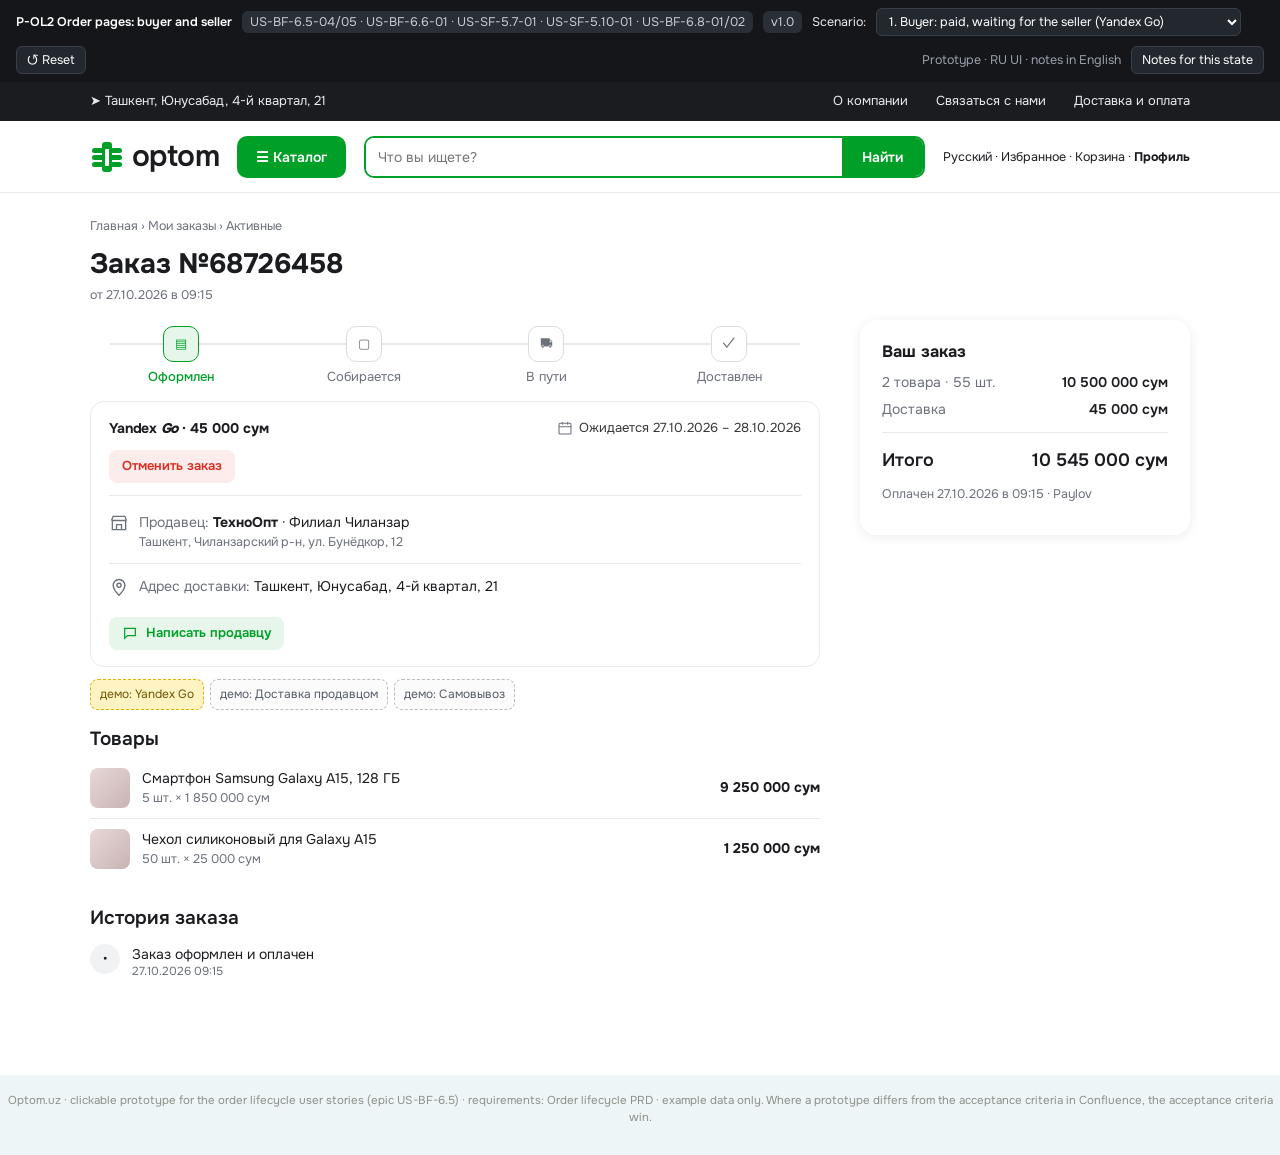
<file: p-ol2-order-pages.html>
<!doctype html>
<html lang="ru"><head><meta charset="utf-8"><meta name="robots" content="noindex,nofollow"><meta name="viewport" content="width=device-width,initial-scale=1">
<title>P-OL2 Order pages: buyer and seller</title>
<link rel="preconnect" href="https://fonts.googleapis.com"><link href="https://fonts.googleapis.com/css2?family=Onest:wght@400;500;600;700&display=swap" rel="stylesheet">
<style>/* Optom.uz prototype base — colours and components taken from the Figma exports (Seller website, Buyer website, Super Admin Old) */
:root{
  --green:#00a028; --green-600:#008a22; --green-50:#e6f6ea; --green-100:#cdeed5;
  --ink:#1b1c1f; --ink-2:#38383b; --muted:#6b7079; --muted-2:#8b9189; --line:#e7e9ec; --line-2:#d9dce1;
  --bg:#f3f4f6; --card:#ffffff; --red:#d92d20; --red-50:#fdecec; --amber:#ca8504; --amber-50:#fef7c3;
  --blue:#0c75ed; --blue-50:#e8f2fe; --violet:#7a5af8; --violet-50:#f1edff;
  --radius:12px; --radius-sm:8px;
  --font:"Onest",-apple-system,BlinkMacSystemFont,"Segoe UI",Roboto,sans-serif;
}
*{box-sizing:border-box}
html,body{margin:0;padding:0}
body{font-family:var(--font);font-size:14px;line-height:1.45;color:var(--ink);background:var(--bg)}
button,input,select,textarea{font:inherit;color:inherit}
a{color:var(--green);text-decoration:none}
/* ---- prototype harness bar ---- */
.pbar{position:sticky;top:0;z-index:50;display:flex;flex-wrap:wrap;align-items:center;gap:10px;padding:8px 16px;background:#14161a;color:#e9ecef;font-size:12.5px}
.pbar b{color:#fff;font-weight:600}
.pbar .tag{background:#2a2e35;border-radius:6px;padding:2px 8px;color:#c6cbd2}
.pbar select{background:#23272e;border:1px solid #3a3f47;border-radius:6px;color:#fff;padding:4px 8px;max-width:420px}
.pbar .sp{flex:1}
.pbar button{background:#23272e;border:1px solid #3a3f47;border-radius:6px;color:#fff;padding:4px 10px;cursor:pointer}
.pbar button.on{background:var(--green);border-color:var(--green)}
.notes{position:fixed;right:16px;bottom:16px;width:380px;max-height:60vh;overflow:auto;z-index:60;background:#fffef5;border:1px solid #eadf9f;border-radius:12px;box-shadow:0 12px 30px rgba(0,0,0,.18);padding:14px 16px;font-size:12.5px;display:none}
.notes.show{display:block}
.notes h4{margin:0 0 6px;font-size:13px}
.notes ul{margin:4px 0 0 16px;padding:0}
.notes li{margin:3px 0}
.notes .src{color:#6b6200;font-size:11.5px;margin-top:8px}
/* ---- seller / admin shell ---- */
.shell{display:grid;grid-template-columns:232px 1fr;min-height:calc(100vh - 40px)}
.side{padding:18px 14px;display:flex;flex-direction:column;gap:2px}
.logo{display:flex;align-items:center;gap:8px;font-weight:600;font-size:26px;letter-spacing:-.5px;margin:0 6px 22px;color:var(--ink)}
.logo svg{flex:none}
.side .grp{font-size:11px;font-weight:600;color:var(--muted);letter-spacing:.04em;text-transform:uppercase;margin:14px 10px 6px}
.nav{display:flex;align-items:center;gap:10px;padding:9px 10px;border-radius:10px;color:var(--ink-2);cursor:default}
.nav.on{background:#fff;box-shadow:0 1px 2px rgba(0,0,0,.05);color:var(--ink);font-weight:500}
.nav svg{width:18px;height:18px;stroke:currentColor;fill:none;stroke-width:1.6;opacity:.8}
.side .me{margin-top:auto;background:#fff;border-radius:12px;padding:10px;display:flex;gap:10px;align-items:center}
.ava{width:34px;height:34px;border-radius:50%;background:#d7dbe0;display:grid;place-items:center;font-weight:600;color:#555;flex:none}
.me small{display:block;color:var(--green);font-size:12px}
.main{padding:16px 24px 40px 8px;min-width:0}
.top{display:flex;align-items:center;gap:10px;margin-bottom:14px}
.iconbtn{width:34px;height:34px;border-radius:9px;background:#fff;border:1px solid var(--line);display:grid;place-items:center}
.crumbs{color:var(--muted);font-size:13px;display:flex;gap:8px;align-items:center}
.crumbs b{color:var(--ink);font-weight:500}
.top .sp{flex:1}
.lang{background:#fff;border:1px solid var(--line);border-radius:9px;padding:6px 12px;font-size:13px}
.h1{font-size:26px;font-weight:600;margin:6px 0 14px;display:flex;align-items:center;gap:10px}
/* ---- components ---- */
.card{background:var(--card);border-radius:var(--radius);padding:20px 22px;box-shadow:0 1px 2px rgba(16,24,40,.04)}
.card+.card{margin-top:12px}
.card h3{margin:0 0 4px;font-size:18px;font-weight:600}
.sub{color:var(--muted);margin:0}
.row{display:flex;gap:12px;align-items:center}
.grid2{display:grid;grid-template-columns:1fr 1fr;gap:14px}
.sec{display:grid;grid-template-columns:240px 1fr;gap:24px;padding:20px 0;border-top:1px solid var(--line)}
.sec>.lbl{font-weight:600}
.sec>.lbl .sub{font-weight:400;font-size:13px;margin-top:4px}
.field{display:flex;flex-direction:column;gap:6px;margin-bottom:14px}
.field label{font-size:13px;font-weight:500}
.inp{border:1px solid var(--line-2);border-radius:10px;padding:10px 12px;background:#fff;outline:none;width:100%}
.inp:focus{border-color:var(--green);box-shadow:0 0 0 3px var(--green-50)}
.inp.err{border-color:var(--red)}
.inp[disabled]{background:#f6f7f9;color:var(--muted)}
.err-t{color:var(--red);font-size:12.5px}
.hint{color:var(--muted);font-size:12.5px}
.btn{border:1px solid transparent;border-radius:10px;padding:10px 18px;font-weight:600;cursor:pointer;display:inline-flex;align-items:center;gap:8px;white-space:nowrap}
.btn.pri{background:var(--green);color:#fff}
.btn.pri:hover{background:var(--green-600)}
.btn.pri[disabled]{background:#9fd8ad;cursor:not-allowed}
.btn.out{background:#fff;border-color:var(--line-2);color:var(--ink)}
.btn.soft{background:var(--green-50);color:var(--green)}
.btn.dan{background:var(--red-50);color:var(--red)}
.btn.danfill{background:var(--red);color:#fff}
.btn.link{background:none;padding:6px 4px;color:var(--green)}
.btn.sm{padding:6px 12px;font-size:13px;border-radius:8px}
.btn[disabled]{opacity:.55;cursor:not-allowed}
.pill{display:inline-flex;align-items:center;gap:6px;border-radius:8px;padding:3px 9px;font-size:12.5px;font-weight:500;border:1px solid transparent}
.pill::before{content:"";width:6px;height:6px;border-radius:50%;background:currentColor}
.pill.g{background:var(--green-50);color:var(--green);border-color:var(--green-100)}
.pill.v{background:var(--violet-50);color:var(--violet);border-color:#ddd3ff}
.pill.a{background:#fff6e0;color:#b54708;border-color:#fde7b0}
.pill.r{background:var(--red-50);color:var(--red);border-color:#f9c9c4}
.pill.n{background:#f1f2f4;color:var(--ink-2);border-color:var(--line)}
.pill.b{background:var(--blue-50);color:var(--blue);border-color:#c9e0fd}
.alert{border-radius:12px;padding:14px 16px;display:flex;gap:12px;align-items:flex-start;border-left:4px solid}
.alert .ic{width:22px;height:22px;border-radius:50%;display:grid;place-items:center;color:#fff;font-weight:700;font-size:13px;flex:none}
.alert.w{background:var(--amber-50);border-color:var(--amber)} .alert.w .ic{background:var(--amber)}
.alert.e{background:var(--red-50);border-color:var(--red)} .alert.e .ic{background:var(--red)}
.alert.i{background:var(--blue-50);border-color:var(--blue)} .alert.i .ic{background:var(--blue)}
.alert.s{background:var(--green-50);border-color:var(--green)} .alert.s .ic{background:var(--green)}
.alert b{display:block;margin-bottom:2px}
.toggle{position:relative;width:40px;height:22px;border-radius:12px;background:#d0d4da;border:none;cursor:pointer;flex:none;transition:.15s}
.toggle::after{content:"";position:absolute;top:3px;left:3px;width:16px;height:16px;border-radius:50%;background:#fff;transition:.15s;box-shadow:0 1px 2px rgba(0,0,0,.2)}
.toggle.on{background:var(--green)}
.toggle.on::after{left:21px}
.toggle[disabled]{opacity:.45;cursor:not-allowed}
.chk{display:flex;gap:10px;align-items:flex-start;cursor:pointer;margin:8px 0}
.chk input{width:18px;height:18px;accent-color:var(--green);margin-top:2px;flex:none}
table.t{width:100%;border-collapse:collapse}
table.t th{background:#f6f7f9;text-align:left;font-size:12.5px;font-weight:500;color:var(--muted);padding:10px 12px}
table.t td{border-top:1px solid var(--line);padding:12px;vertical-align:middle}
.kv{display:flex;gap:10px;padding:12px 0;border-top:1px solid var(--line);align-items:flex-start}
.kv:first-of-type{border-top:none}
.kv .k{color:var(--muted)}
.kv svg{width:20px;height:20px;stroke:var(--muted);fill:none;stroke-width:1.6;flex:none;margin-top:1px}
.modal-bg{position:fixed;inset:0;background:rgba(16,18,22,.45);display:grid;place-items:center;z-index:40;padding:20px}
.modal{background:#fff;border-radius:16px;width:min(560px,100%);max-height:90vh;overflow:auto;padding:22px 24px;box-shadow:0 20px 50px rgba(0,0,0,.25)}
.modal h3{margin:0 0 6px;font-size:19px}
.modal .acts{display:flex;justify-content:flex-end;gap:10px;margin-top:18px}
.toast{position:fixed;left:50%;bottom:24px;transform:translateX(-50%);background:#1b1c1f;color:#fff;border-radius:10px;padding:10px 16px;z-index:70;box-shadow:0 10px 30px rgba(0,0,0,.25);font-size:13.5px}
.digits{display:flex;gap:6px;align-items:flex-end}
.digit{background:#eceef1;border-radius:10px;width:42px;height:52px;display:grid;place-items:center;font-size:24px;font-weight:600}
.dsep{font-size:24px;font-weight:600;padding:0 4px 12px}
.ycard{border:1.5px solid var(--line-2);border-radius:12px;padding:12px 14px;display:flex;gap:12px;align-items:center;cursor:pointer;background:#fff}
.ycard.on{border-color:var(--green);background:var(--green-50)}
.ycard .r{width:18px;height:18px;border-radius:50%;border:2px solid var(--line-2);flex:none}
.ycard.on .r{border:5px solid var(--green)}
.ycard[aria-disabled=true]{opacity:.5;cursor:not-allowed}
.yglogo{font-weight:700;letter-spacing:-.3px}
.yglogo i{font-style:italic;font-weight:800}
.code-big{font-size:30px;letter-spacing:6px;font-weight:700;background:#f6f7f9;border-radius:10px;padding:8px 14px;display:inline-block}
.steps{display:flex;justify-content:space-between;position:relative;margin:6px 0 4px}
.steps::before{content:"";position:absolute;left:20px;right:20px;top:17px;height:2px;background:var(--line)}
.step{position:relative;text-align:center;flex:1;color:var(--muted);font-size:13px}
.step .dot{width:36px;height:36px;border-radius:10px;margin:0 auto 6px;background:#fff;border:1.5px solid var(--line-2);display:grid;place-items:center}
.step.on{color:var(--green);font-weight:500}
.step.on .dot{background:var(--green-50);border-color:var(--green)}
.timeline .it{display:flex;gap:12px;padding:8px 0}
.timeline .it .d{width:30px;height:30px;border-radius:50%;background:#f1f2f4;display:grid;place-items:center;flex:none;font-size:13px}
.timeline .it small{display:block;color:var(--muted)}
.muted{color:var(--muted)}
.small{font-size:12.5px}
.mt8{margin-top:8px}.mt12{margin-top:12px}.mt16{margin-top:16px}.mb0{margin-bottom:0}
.spin{width:16px;height:16px;border:2px solid #c8ead1;border-top-color:var(--green);border-radius:50%;animation:sp 0.8s linear infinite;display:inline-block}
@keyframes sp{to{transform:rotate(360deg)}}
.ann{outline:2px dashed #f0b400;outline-offset:3px;border-radius:12px}

:root{--blue:#0c75ed;--ab:#eef5f7}
body{background:var(--ab)}
.ash{display:grid;grid-template-columns:232px 1fr;min-height:calc(100vh - 44px)}
.aside{background:#fff;padding:22px 16px}
.aside .logo{font-size:27px;margin:0 0 28px 12px}
.anav{display:flex;align-items:center;gap:12px;padding:10px 14px;border-radius:10px;font-weight:500;color:#1b1c1f;cursor:default;margin-bottom:4px}
.anav svg{width:20px;height:20px;fill:none;stroke:currentColor;stroke-width:1.6}
.anav.on{background:var(--blue);color:#fff}
.anav .ch{margin-left:auto;font-size:11px;opacity:.6}
.asub{padding:8px 14px 8px 48px;border-radius:8px;color:#4b5563;font-size:14px;margin-bottom:2px;cursor:pointer}
.asub.on{background:#e8f1fd;color:var(--blue);font-weight:500}
.atop{display:flex;justify-content:flex-end;gap:12px;align-items:center;padding:16px 28px;background:#fff}
.abox{border:1px solid var(--line);border-radius:10px;padding:8px 12px;display:flex;gap:8px;align-items:center;background:#fff}
.abox select{border:none;font:inherit;background:transparent;font-weight:500;outline:none}
.apanel{background:#fff;border-radius:14px;margin:24px 28px;padding:24px 26px}
.apanel h1{font-size:24px;margin:0 0 18px;font-weight:600;display:flex;align-items:center;gap:12px}
.apanel h1 .btn{font-size:14px}
.back{width:30px;height:30px;border-radius:50%;display:inline-flex;align-items:center;justify-content:center;color:#555;cursor:pointer}
.tabs{display:flex;gap:6px;border-bottom:1px solid var(--line);margin-bottom:18px}
.tab{padding:10px 14px;cursor:pointer;color:var(--muted);font-weight:500;border-bottom:2px solid transparent;margin-bottom:-1px}
.tab.on{color:var(--ink);border-bottom-color:var(--green)}
.tab .cnt{background:#fde8e7;color:var(--red);border-radius:10px;padding:1px 7px;font-size:12px;margin-left:6px}
.flt{display:flex;gap:10px;margin-bottom:14px;flex-wrap:wrap}
.flt .s{display:flex;flex:1;min-width:260px;border:1px solid var(--green);border-radius:10px;overflow:hidden}
.flt .s input{flex:1;border:none;padding:9px 12px;outline:none;font:inherit}
.flt .s button{background:var(--green);color:#fff;border:none;padding:0 18px;font-weight:600;font:inherit}
.gsel{background:#f2f3f5;border:none;border-radius:10px;padding:9px 12px;font:inherit;min-width:190px}
.chip{display:inline-block;border-radius:5px;padding:2px 8px;font-size:12px;color:#fff;font-weight:500;white-space:nowrap}
.c-blue{background:#1d5fd1}.c-or{background:#f0a020}.c-pur{background:#7a29e0}.c-cy{background:#16a3d9}.c-gr{background:#1fa83c}.c-red{background:#d92d20}.c-gray{background:#5f6368}
.go{width:30px;height:30px;border-radius:50%;background:#e6f6ea;color:var(--green);display:inline-flex;align-items:center;justify-content:center;cursor:pointer;font-weight:700}
.gin{background:#f2f3f5;border-radius:10px;padding:10px 12px;color:#4b5563;min-height:40px}
.g3{display:grid;grid-template-columns:repeat(3,1fr);gap:14px}
.att{border:1px solid var(--line);border-radius:12px;margin-top:12px;overflow:hidden}
.att .hd{display:flex;align-items:center;gap:10px;padding:12px 16px;background:#fafbfc;border-bottom:1px solid var(--line)}
.att .bd{padding:14px 16px}
.prices{display:grid;grid-template-columns:repeat(4,1fr);gap:10px;margin:12px 0}
.pr{border:1px solid var(--line);border-radius:10px;padding:10px 12px}
.pr small{display:block;color:var(--muted);font-size:12px}
.pr b{font-size:17px;font-weight:600}
.pr.hl{border-color:#f5c26b;background:#fffaf0}
.dl{display:grid;grid-template-columns:repeat(3,1fr);gap:6px 18px;font-size:13.5px}
.dl div span{color:var(--muted)}
.log{background:#0f1720;color:#d6e2ee;border-radius:10px;padding:12px;font:12px/1.5 ui-monospace,Menlo,monospace;max-height:340px;overflow:auto;white-space:pre-wrap}
.log .m{color:#7dd3fc}.log .ok{color:#86efac}.log .bad{color:#fca5a5}
.swrow{display:flex;align-items:flex-start;gap:16px;padding:16px 0;border-bottom:1px solid var(--line)}
.swrow .tx{flex:1}
.mono{font-family:ui-monospace,Menlo,monospace;font-size:12.5px}
.ro-note{font-size:12.5px;color:var(--muted);background:#f6f7f9;border-radius:8px;padding:6px 10px;display:inline-block}
.radio-l{display:flex;gap:10px;align-items:flex-start;border:1px solid var(--line);border-radius:10px;padding:10px 12px;margin-top:8px;cursor:pointer}
.radio-l.on{border-color:var(--green);background:var(--green-50)}
textarea.inp{min-height:76px;resize:vertical}

.og{display:grid;grid-template-columns:1fr 330px;gap:12px;align-items:start}
.prod{display:flex;align-items:center;gap:12px}
.thumb{width:40px;height:40px;border-radius:8px;background:linear-gradient(135deg,#e8d8d8,#c9b3b3)}
.price-line{background:#f6f7f9;border-radius:10px;padding:10px 12px;margin-top:12px;font-size:13.5px}
.price-line b{font-weight:600}
.preset{border:1.5px solid var(--line-2);border-radius:10px;padding:10px 12px;cursor:pointer;display:flex;gap:10px;align-items:center}
.preset.on{border-color:var(--green);background:var(--green-50)}
.preset .r{width:16px;height:16px;border-radius:50%;border:2px solid var(--line-2);flex:none}
.preset.on .r{border:5px solid var(--green)}
.presets{display:grid;grid-template-columns:1fr 1fr;gap:8px}
.courier{display:flex;gap:14px;align-items:center;background:#f6f7f9;border-radius:12px;padding:12px 14px}
.cnt{font-variant-numeric:tabular-nums;font-weight:600}

.buyer{background:#fff;min-height:100vh}
.strip{background:#1b1c1f;color:#e9ecef;font-size:13px;display:flex;justify-content:space-between;padding:10px 7%}
.strip span+span{margin-left:28px}
.bh{display:flex;align-items:center;gap:18px;padding:14px 7%;border-bottom:1px solid var(--line)}
.bh .logo{margin:0;font-size:30px}
.srch{flex:1;display:flex;border:2px solid var(--green);border-radius:10px;overflow:hidden}
.srch input{flex:1;border:none;padding:9px 12px;outline:none}
.srch button{background:var(--green);color:#fff;border:none;padding:0 20px;font-weight:600}
.wrapb{padding:24px 7% 60px}
.cg{display:grid;grid-template-columns:1fr 330px;gap:40px;align-items:start}
.blk{margin-bottom:26px}
.blk h2{font-size:19px;margin:0 0 4px;font-weight:600}
.box{border:1px solid var(--line);border-radius:14px;padding:4px 16px}
.opt{display:flex;gap:12px;align-items:center;padding:14px 0}
.opt+.opt{border-top:1px solid var(--line)}
.radio{width:18px;height:18px;border-radius:50%;border:2px solid var(--line-2);flex:none}
.radio.on{border:5px solid var(--green)}
.tiles{display:grid;grid-template-columns:repeat(4,1fr);gap:10px;margin-top:12px}
.tile{border:1px solid var(--line-2);border-radius:12px;padding:14px;height:84px;display:flex;flex-direction:column;justify-content:space-between;cursor:pointer;background:#fff}
.tile.on{border-color:var(--green);background:var(--green-50)}
.tile .lg{font-size:17px}
.sumc{border-radius:16px;box-shadow:0 2px 12px rgba(16,24,40,.08);padding:20px 22px}
.sumc .ln{display:flex;justify-content:space-between;margin:7px 0;color:var(--muted)}
.sumc .ln b{color:var(--ink);font-weight:600}
.sumc .tot{display:flex;justify-content:space-between;border-top:1px solid var(--line);padding-top:14px;margin-top:12px;font-size:18px;font-weight:600}
.big{width:100%;justify-content:center;padding:15px;font-size:16px;border-radius:12px;margin-top:16px}
.ygopts{display:grid;gap:8px;margin-top:12px}
.valid{display:flex;align-items:center;gap:10px;font-size:13px;color:var(--muted);margin-top:10px}
.demo{background:#fff3c4;border:1px dashed #d9b400;color:#6b5600;border-radius:6px;padding:2px 8px;font-size:11.5px;cursor:pointer}
.adr{display:grid;grid-template-columns:repeat(4,1fr);gap:10px}
.oc{display:grid;grid-template-columns:1fr 330px;gap:40px;align-items:start}
.track{border:1px solid var(--line);border-radius:14px;padding:16px 18px;margin-top:14px}
/* ---- seller-delivery additions ---- */
.phonewrap{display:flex;justify-content:center;padding:24px 0 40px}
.phone{width:390px;min-height:780px;border:11px solid #15171a;border-radius:44px;background:#f3f4f6;overflow:hidden;position:relative;box-shadow:0 20px 50px rgba(0,0,0,.18)}
.phone .sb{height:34px;display:flex;justify-content:space-between;align-items:center;padding:0 22px;font-size:13px;font-weight:600;background:#fff}
.phone .ah{background:#fff;padding:10px 16px 12px;display:flex;align-items:center;gap:10px;border-bottom:1px solid var(--line)}
.phone .ah b{font-size:17px}
.phone .pc{padding:12px}
.phone .card{padding:14px 14px;border-radius:14px}
.phone .btn{padding:11px 14px}
.phone .tabbar{position:absolute;left:0;right:0;bottom:0;background:#fff;border-top:1px solid var(--line);display:flex;justify-content:space-around;padding:8px 0 14px;font-size:11px;color:var(--muted)}
.phone .tabbar .on{color:var(--green);font-weight:600}
.phone .sheet{position:absolute;left:0;right:0;bottom:0;background:#fff;border-radius:20px 20px 0 0;padding:18px 16px 26px;box-shadow:0 -10px 30px rgba(0,0,0,.15);z-index:5}
.cityrow{display:grid;grid-template-columns:1fr 200px 34px;gap:8px;align-items:center;margin-top:8px}
.brblock{border:1px solid var(--line);border-radius:12px;padding:12px 14px;margin-top:10px}
.brblock.on{border-color:var(--green-100);background:#fbfefb}
.x{width:34px;height:38px;border-radius:9px;border:1px solid var(--line-2);background:#fff;cursor:pointer;color:var(--muted)}
.counter{float:right;color:var(--muted);font-size:12px}
.sdcard{border:1.5px solid var(--line-2);border-radius:12px;padding:14px;display:flex;gap:12px;align-items:flex-start;cursor:pointer;background:#fff;margin-top:12px}
.sdcard.on{border-color:var(--green);background:var(--green-50)}
.sdcard.off{background:#f6f7f9;cursor:not-allowed;color:var(--muted)}
.sdcard .r{width:18px;height:18px;border-radius:50%;border:2px solid var(--line-2);flex:none;margin-top:2px}
.sdcard.on .r{border:5px solid var(--green)}
.sdcard .why{color:var(--red);font-size:13px;margin-top:4px}
.info{display:inline-grid;place-items:center;width:18px;height:18px;border-radius:50%;background:#eceef1;color:var(--ink-2);font-size:11px;font-weight:700;cursor:pointer;margin-left:6px;vertical-align:middle}
.tip{background:#1b1c1f;color:#fff;border-radius:10px;padding:10px 12px;font-size:12.5px;margin-top:8px;max-width:420px}
.codebox{display:flex;gap:8px;justify-content:center;margin:14px 0}
.codebox input{width:52px;height:60px;text-align:center;font-size:26px;font-weight:600;border:1.5px solid var(--line-2);border-radius:12px;outline:none}
.codebox input:focus{border-color:var(--green)}
.overdue{color:var(--red);font-weight:600}
.dflt{border:1px solid var(--line);border-radius:14px;padding:16px;background:#fff}
.dflt h4{margin:14px 0 8px;font-size:15px}
.dflt h4:first-child{margin-top:0}
.fopt{display:flex;align-items:center;gap:10px;padding:6px 0;cursor:pointer}
.fopt .radio{width:18px;height:18px}
.chipf{display:inline-block;border:1px solid var(--line);border-radius:18px;padding:5px 12px;margin:0 6px 6px 0;font-size:13px;background:#f6f7f9}
.pgrid{display:grid;grid-template-columns:repeat(3,1fr);gap:14px}
.pcard{background:#fff;border:1px solid var(--line);border-radius:14px;padding:10px}
.pcard .img{height:120px;border-radius:10px;background:linear-gradient(135deg,#eef0ec,#d9dfd6);margin-bottom:8px}
.pcard .pr{font-weight:700;font-size:16px}
.ptag{display:inline-block;font-size:11.5px;border-radius:6px;padding:2px 7px;background:#f1f2f4;color:var(--ink-2);margin-top:6px}
.empty{text-align:center;color:var(--muted);padding:50px 0}
.addrpick{position:fixed;inset:0;background:rgba(16,18,22,.45);display:grid;place-items:center;z-index:45}
.reasons label{display:flex;gap:10px;align-items:center;border:1px solid var(--line);border-radius:10px;padding:10px 12px;margin-top:8px;cursor:pointer}
.reasons label.on{border-color:var(--green);background:var(--green-50)}
.notif{background:#fff;border-radius:16px;box-shadow:0 10px 30px rgba(0,0,0,.15);padding:12px 14px;display:flex;gap:10px;max-width:360px}
.notif .ic2{width:36px;height:36px;border-radius:10px;background:var(--green);color:#fff;display:grid;place-items:center;font-weight:700;flex:none}
/* ---- pickup additions ---- */
.qr{display:block;background:#fff;padding:10px;border-radius:12px;border:1px solid var(--line)}
.qrwrap{display:flex;gap:22px;align-items:center;flex-wrap:wrap;margin-top:12px}
.hcode{font-size:34px;font-weight:700;letter-spacing:6px;font-variant-numeric:tabular-nums}
.brcard{border:1.5px solid var(--green);background:var(--green-50);border-radius:14px;padding:14px 16px;margin-top:12px}
.brcard .nm{font-weight:600;font-size:16px}
.badge{display:inline-block;font-size:12px;border-radius:12px;padding:2px 9px;margin-left:8px;vertical-align:middle;background:#e7f6ea;color:#0c7a2a;font-weight:600}
.badge.n{background:#eef1f6;color:#3b4a63}
.hrs{display:grid;grid-template-columns:110px 120px 1fr;gap:6px 12px;align-items:center;margin-top:8px}
.hrs .d{font-weight:500}
.hrs select{max-width:110px}
.hrow-err{grid-column:1/-1;color:var(--red);font-size:12.5px;margin:-2px 0 4px}
.blist .bl{display:grid;grid-template-columns:1fr auto;gap:4px 12px;padding:12px 4px;border-bottom:1px solid var(--line);cursor:pointer}
.blist .bl:hover{background:#fafbfa}
.blist .bl.dis{cursor:not-allowed;color:var(--muted)}
.blist .bl .why{color:var(--red);font-size:12.5px}
.blist .bl.sel{background:var(--green-50)}
.ptabs{display:flex;background:#f1f2f4;border-radius:10px;padding:3px;gap:3px;margin:10px 0}
.ptabs span{flex:1;text-align:center;padding:7px;border-radius:8px;cursor:pointer;font-weight:500}
.ptabs span.on{background:#fff;box-shadow:0 1px 3px rgba(0,0,0,.1)}
.map{position:relative;height:360px;border-radius:12px;overflow:hidden;background:#eef2e8;background-image:linear-gradient(90deg,rgba(255,255,255,.9) 6px,transparent 6px),linear-gradient(rgba(255,255,255,.9) 6px,transparent 6px),linear-gradient(35deg,transparent 48%,rgba(255,255,255,.95) 48%,rgba(255,255,255,.95) 52%,transparent 52%);background-size:90px 90px,90px 90px,100% 100%}
.map .river{position:absolute;left:-10%;top:58%;width:120%;height:22px;background:#cfe3f5;transform:rotate(-8deg)}
.map .pinm{position:absolute;transform:translate(-50%,-100%);cursor:pointer;text-align:center}
.map .pinm svg{width:34px;height:34px;fill:var(--green);stroke:#fff;stroke-width:1.5}
.map .pinm.dis svg{fill:#a9adb3}
.map .pinm.sel svg{fill:#0a6b22}
.map .pinm small{display:block;background:#fff;border-radius:6px;padding:1px 6px;font-size:11px;white-space:nowrap;box-shadow:0 1px 3px rgba(0,0,0,.15)}
.map .me{position:absolute;width:16px;height:16px;border-radius:50%;background:#2f6fde;border:3px solid #fff;box-shadow:0 0 0 6px rgba(47,111,222,.2);transform:translate(-50%,-50%)}
.map .mcard{position:absolute;left:12px;right:12px;bottom:12px;background:#fff;border-radius:12px;padding:12px 14px;box-shadow:0 6px 20px rgba(0,0,0,.18)}
.scan{background:#111;border-radius:16px;height:420px;position:relative;display:grid;place-items:center;overflow:hidden}
.scan .vf{width:220px;height:220px;border:3px solid rgba(255,255,255,.85);border-radius:18px;box-shadow:0 0 0 2000px rgba(0,0,0,.45)}
.scan .lbl{position:absolute;top:18px;color:#fff;font-size:13px}
.demo-acts{display:flex;flex-wrap:wrap;gap:6px;margin-top:10px}
.demo-acts button{font-size:12px;border:1px dashed #b8bdc4;background:#fbfbfc;border-radius:8px;padding:6px 9px;cursor:pointer;color:#555b63}
.sumbox{border:1px solid var(--line);border-radius:12px;padding:12px 14px;margin-top:10px;background:#fafbfc}
.lock{filter:grayscale(1);opacity:.6;pointer-events:none}
.lockscreen{background:linear-gradient(160deg,#2b3a55,#5d4b6e);min-height:700px;padding:30px 14px 20px;color:#fff}
.lockscreen .clock{text-align:center;font-size:62px;font-weight:300;margin:10px 0 2px}
.lockscreen .date{text-align:center;font-size:15px;opacity:.9;margin-bottom:22px}
.push{background:rgba(255,255,255,.92);color:#1b1c1f;border-radius:16px;padding:10px 12px;margin-bottom:8px;display:flex;gap:10px}
.push .ap{width:30px;height:30px;border-radius:8px;background:var(--green);color:#fff;display:grid;place-items:center;font-weight:800;font-size:13px;flex:none}
.push .tt{font-weight:600;font-size:13.5px}
.push .tx{font-size:13px;line-height:1.35}
.push .meta{font-size:11px;color:#6b7178;display:flex;justify-content:space-between}
.push .acts2{display:flex;gap:6px;margin-top:6px}
.push .acts2 span{background:#eef0f2;border-radius:8px;padding:4px 8px;font-size:12px;font-weight:500}
.nlist{position:absolute;right:16px;top:58px;width:400px;background:#fff;border-radius:14px;box-shadow:0 16px 40px rgba(0,0,0,.18);z-index:20;overflow:hidden}
.nlist .hd{display:flex;justify-content:space-between;padding:12px 16px;border-bottom:1px solid var(--line);font-weight:600}
.nlist .it{display:flex;gap:10px;padding:12px 16px;border-bottom:1px solid var(--line)}
.nlist .it.unread{background:#f3fbf5}
.nlist .it .dt{width:8px;height:8px;border-radius:50%;background:var(--green);margin-top:6px;flex:none}
.nlist .it.read .dt{background:transparent}
.bellc{position:relative}
.bellc .cnt2{position:absolute;top:-4px;right:-4px;background:var(--red);color:#fff;border-radius:9px;font-size:10.5px;padding:0 5px;font-weight:700}
.sms{background:#fff;min-height:700px}
.sms .hd{padding:10px 14px;border-bottom:1px solid var(--line);text-align:center;font-weight:600}
.sms .bub{background:#e9e9eb;border-radius:18px;padding:9px 13px;margin:10px 60px 4px 12px;font-size:14.5px;line-height:1.35}
.sms .tm{font-size:11px;color:#8b9189;margin:0 12px}
.lenok{color:#0c7a2a;font-weight:600}.lenbad{color:var(--red);font-weight:700}
.langsw span{display:inline-block;border:1px solid var(--line-2);border-radius:8px;padding:4px 10px;margin-right:6px;cursor:pointer}
.langsw span.on{background:var(--green);border-color:var(--green);color:#fff}
.alog td{font-size:13px}
/* ---- P-OL1 cart and checkout ---- */
.cartg{border:1px solid var(--line);border-radius:14px;padding:0 16px 4px;margin-bottom:16px;background:#fff}
.cartg .sh{display:flex;align-items:center;gap:10px;padding:14px 0 10px;font-weight:600;font-size:16px}
.cartg .sh svg{width:20px;height:20px;stroke:var(--muted);fill:none;stroke-width:1.6}
.cartg .bh2{display:flex;align-items:center;gap:8px;padding:8px 12px;margin:2px 0 4px;background:#f6f7f9;border-radius:10px;font-size:13px;color:var(--ink-2)}
.cartg .bh2 svg{width:16px;height:16px;stroke:var(--muted);fill:none;stroke-width:1.6}
.cline{display:grid;grid-template-columns:22px 64px 1fr 120px 140px;gap:14px;align-items:center;padding:14px 0;border-top:1px solid var(--line)}
.cartg .bh2+.cline{border-top:none}
.cline input[type=checkbox]{width:18px;height:18px;accent-color:var(--green);cursor:pointer}
.cline .pimg{width:64px;height:64px;border-radius:10px;background:linear-gradient(135deg,#eef0ec,#d9dfd6)}
.cline .pn{font-weight:500}
.ship{font-size:13px;color:var(--ink-2);display:flex;gap:6px;align-items:center;margin-top:6px;flex-wrap:wrap}
.ship svg{width:15px;height:15px;stroke:var(--muted);fill:none;stroke-width:1.6}
.ship .chg{color:var(--green);cursor:pointer;font-weight:500;margin-left:4px}
.near{display:inline-block;font-size:11.5px;border-radius:10px;padding:1px 8px;background:#eef1f6;color:#3b4a63;font-weight:600}
.qty{display:inline-flex;align-items:center;border:1px solid var(--line-2);border-radius:9px;overflow:hidden}
.qty span{padding:5px 10px;color:var(--muted)}
.qty b{white-space:nowrap;padding:5px 10px;font-weight:600;border-left:1px solid var(--line);border-right:1px solid var(--line)}
.ltot{text-align:right;font-weight:600;font-size:15px}
.mtile{border:1.5px solid var(--line-2);border-radius:12px;padding:12px 14px;display:flex;gap:12px;align-items:center;cursor:pointer;background:#fff;margin-top:10px}
.mtile.on{border-color:var(--green);background:var(--green-50)}
.mtile .r{width:18px;height:18px;border-radius:50%;border:2px solid var(--line-2);flex:none}
.mtile.on .r{border:5px solid var(--green)}
.mtile.off{background:#f6f7f9;cursor:not-allowed;color:var(--muted)}
.mtile.off .r{background:#eceef1}
.mtile .mic{width:22px;height:22px;stroke:var(--ink-2);fill:none;stroke-width:1.6;flex:none}
.mtile.off .mic{stroke:var(--muted)}
.mtile .why{color:var(--red);font-size:13px;margin-top:2px}
.mtile .mp{font-weight:600;white-space:nowrap;text-align:right}
.mtile .mp s{display:block;color:var(--muted);font-weight:400;font-size:12px}
.mtile.off .yglogo,.mtile.off span[style]{opacity:.55}
.demo-line{border:1px dashed #b8bdc4;background:#fbfbfc;border-radius:10px;padding:8px 12px;font-size:12.5px;color:#555b63;margin-top:12px}
.demo-sw{display:flex;align-items:center;gap:10px;font-size:12.5px;color:#555b63;border:1px dashed #b8bdc4;background:#fbfbfc;border-radius:10px;padding:8px 12px;margin-top:12px;cursor:pointer}
.backl{color:var(--green);cursor:pointer;font-weight:500;font-size:13px}
.pay-pg{min-height:100vh;background:#eef1f5;display:flex;align-items:flex-start;justify-content:center;padding:50px 20px}
.pay-card{width:460px;background:#fff;border-radius:18px;box-shadow:0 10px 30px rgba(16,24,40,.08);padding:26px 28px}
.pay-logo{font-weight:800;font-size:24px;letter-spacing:-.5px;color:#1f3d8a}
.pay-logo i{color:#24b47e;font-style:normal}
.cd{font-size:30px;font-weight:700;font-variant-numeric:tabular-nums;color:var(--ink)}
.cd.low{color:var(--red)}
.phones{display:flex;gap:18px;justify-content:center;padding:18px 0 30px}
.phones .pcol{display:flex;flex-direction:column;align-items:center;gap:8px}
.phones .cap{font-size:12.5px;color:#555b63;font-weight:500}
.phones .phonewrap{padding:0}
.phones .phone{width:372px;min-height:760px}
.phone .mline{display:grid;grid-template-columns:20px 48px 1fr;gap:10px;padding:12px 0;border-top:1px solid var(--line)}
.phone .mline .pimg{width:48px;height:48px;border-radius:9px;background:linear-gradient(135deg,#eef0ec,#d9dfd6)}
.phone .mline input{width:18px;height:18px;accent-color:var(--green);margin-top:14px}
.phone .ship{font-size:12.5px}
.phone .dim{position:absolute;inset:0;background:rgba(16,18,22,.45);z-index:4}
.phone .sheet .bl{padding:11px 2px}
.phone .botbar{position:absolute;left:0;right:0;bottom:54px;background:#fff;border-top:1px solid var(--line);padding:10px 14px}
.phone .mtile{padding:10px 12px;margin-top:8px}
.phone .alert{padding:10px 12px;font-size:12.5px}
/* ---- P-OL2 order pages (buyer and seller); every class starts with o2 ---- */
.o2state{display:flex;gap:14px;align-items:flex-start;border-radius:14px;padding:14px 16px;margin:6px 0 4px;background:var(--red-50);border:1px solid #f9c9c4}
.o2state .ic{width:36px;height:36px;border-radius:10px;display:grid;place-items:center;font-weight:700;color:#fff;flex:none;background:var(--red)}
.o2state .lbl{font-weight:600;font-size:17px;color:var(--red)}
.o2state .tx{margin-top:4px}
.o2state .tx div{margin-top:2px}
.o2date{display:inline-flex;gap:6px;align-items:center;font-size:13px;color:var(--ink-2)}
.o2date svg{width:16px;height:16px;stroke:var(--muted);fill:none;stroke-width:1.6}
.o2line{display:grid;grid-template-columns:40px 1fr auto;gap:12px;align-items:center;padding:10px 0;border-top:1px solid var(--line)}
.o2line:first-of-type{border-top:none}
.o2tabs{display:flex;gap:4px;border-bottom:1px solid var(--line);margin:4px 0 14px;flex-wrap:wrap}
.o2tab{padding:10px 12px;cursor:pointer;color:var(--muted);font-weight:500;border-bottom:2px solid transparent;margin-bottom:-1px;white-space:nowrap}
.o2tab.on{color:var(--ink);border-bottom-color:var(--green)}
.o2tab .c{background:#eef0f2;color:var(--ink-2);border-radius:10px;padding:1px 7px;font-size:12px;margin-left:6px}
.o2tab.on .c{background:var(--green-50);color:var(--green)}
.o2tab .c.r{background:#fde8e7;color:var(--red)}
tr.o2go{cursor:pointer}
tr.o2go:hover td{background:#fafbfa}
.o2left{font-weight:600;font-variant-numeric:tabular-nums;white-space:nowrap}
.o2left.red{color:var(--red)}
.o2mw{position:relative;display:inline-block}
.o2menu{position:absolute;top:calc(100% + 6px);left:0;width:360px;background:#fff;border:1px solid var(--line);border-radius:12px;box-shadow:0 12px 30px rgba(0,0,0,.14);padding:6px;z-index:10}
.o2menu .mi{padding:9px 12px;border-radius:8px;cursor:pointer;font-weight:500}
.o2menu .mi:hover{background:var(--green-50)}
.o2menu .mh{padding:8px 12px;color:var(--muted);font-size:12.5px;white-space:normal}
.o2hist .it{display:grid;grid-template-columns:128px 1fr;gap:12px;padding:10px 0;border-top:1px solid var(--line)}
.o2hist .it:first-child{border-top:none}
.o2hist .tm{color:var(--muted);font-size:12.5px;font-variant-numeric:tabular-nums}
.o2hist .meta{color:var(--muted);font-size:12.5px;margin-top:3px;display:flex;gap:6px;align-items:center;flex-wrap:wrap}
.o2hist .cm{font-size:13px;margin-top:3px}
.o2src{display:inline-block;font-size:11.5px;border-radius:6px;padding:1px 7px;background:#f1f2f4;color:var(--ink-2)}
.o2src.ev{background:#eef5fe;color:#1d5fd1}
.o2src.job{background:var(--violet-50);color:var(--violet)}
.o2src.cor{background:#fff6e0;color:#b54708}
.o2demo{display:flex;flex-wrap:wrap;gap:6px;margin-top:12px}
.o2demo button,.o2demo label{font-size:12px;border:1px dashed #b8bdc4;background:#fbfbfc;border-radius:8px;padding:6px 9px;cursor:pointer;color:#555b63;display:inline-flex;gap:6px;align-items:center}
.o2demo button.on,.o2demo label.on{border-color:#d9b400;background:#fff3c4;color:#6b5600}
.o2demo input{accent-color:#b58a00;margin:0}
.o2chat{background:#f1f2f4;border-radius:12px;padding:9px 12px;margin-top:10px;font-size:13.5px}
.o2chat small{display:block;color:var(--muted);margin-top:3px}
.o2acts{display:flex;gap:10px;flex-wrap:wrap;margin-top:12px}
.phone .o2dim{position:absolute;inset:0;background:rgba(16,18,22,.45);z-index:4}
.phone .steps .step{font-size:11px}
.phone .steps .step .dot{width:30px;height:30px}
.phone .steps::before{top:15px}
.phone .o2full{width:100%;justify-content:center}
.phone .o2state{padding:12px}
/* P-OL3 admin: orders, problems and actions (all rules scoped to .o3 / .o3m so other pages are not affected) */
.o3 .t3{width:100%;border-collapse:collapse;font-size:13px}
.o3 .t3 th{background:#f6f7f9;text-align:left;font-size:12px;font-weight:500;color:var(--muted);padding:9px 10px;white-space:nowrap}
.o3 .t3 td{border-top:1px solid var(--line);padding:10px;vertical-align:top}
.o3 .t3 tr.hl td{background:#fffaf0}
.o3 .t3 tr.nw td{background:#f0fbf3}
.o3 .t3 tr.clk{cursor:pointer}
.o3 .t3 tr.clk:hover td{background:#fafbfc}
.o3 .stc{line-height:1.3}
.o3 .stc b{font-weight:600}
.o3 .stc .nm{font-family:ui-monospace,Menlo,monospace;font-size:11.5px;color:var(--ink-2);word-break:break-word}
.o3 .stc .pill{margin-top:4px;font-size:12px;padding:2px 8px}
.o3 .sth{display:inline-flex;align-items:center;gap:8px;font-size:15px;font-weight:500;border-radius:10px;padding:5px 12px}
.o3 .sth .mono{font-size:14px}
.o3 .pmark{display:inline-block;background:var(--red);color:#fff;border-radius:6px;padding:2px 8px;font-size:12px;font-weight:600;white-space:nowrap}
.o3 .fbar{display:flex;gap:10px;flex-wrap:wrap;align-items:center;margin-bottom:14px}
.o3 .fbar select.inp{width:auto;min-width:180px;padding:8px 10px}
.o3 .msel{position:relative}
.o3 .msel .bt{border:1px solid var(--line-2);border-radius:10px;padding:8px 12px;background:#fff;cursor:pointer;min-width:220px;text-align:left}
.o3 .msel .bt.on{border-color:var(--blue);color:var(--blue)}
.o3 .msel .pan{position:absolute;top:42px;left:0;z-index:20;background:#fff;border:1px solid var(--line-2);border-radius:12px;box-shadow:0 12px 30px rgba(16,24,40,.16);padding:8px;width:470px;max-height:470px;overflow:auto}
.o3 .msel .pan label{display:flex;gap:8px;padding:5px 8px;border-radius:8px;cursor:pointer;align-items:center;font-size:13px}
.o3 .msel .pan label:hover{background:#f6f7f9}
.o3 .msel .pan input{accent-color:var(--blue);width:16px;height:16px;flex:none}
.o3 .msel .pan .grp{font-size:11px;font-weight:600;color:var(--muted);text-transform:uppercase;letter-spacing:.04em;margin:8px 8px 2px}
.o3 .msel .pan .ft{display:flex;justify-content:space-between;border-top:1px solid var(--line);margin-top:6px;padding-top:6px}
.o3 .chipt{border:1px solid var(--line-2);border-radius:16px;padding:4px 11px;font-size:12.5px;background:#fff;cursor:pointer;white-space:nowrap}
.o3 .chipt.on{background:var(--blue-50);border-color:var(--blue);color:var(--blue)}
.o3 .chips{display:flex;flex-wrap:wrap;gap:6px;align-items:center}
.o3 .abar{display:flex;gap:8px;flex-wrap:wrap;align-items:center;padding:12px 14px;border:1px solid var(--line);border-radius:12px;background:#fafbfc;margin-top:14px}
.o3 .abar .lbl{font-weight:600;margin-right:4px}
.o3 .abar .sp{flex:1}
.o3 .src{display:inline-block;border-radius:6px;padding:1px 7px;font-size:11.5px;background:#f1f2f4;color:var(--ink-2);white-space:nowrap}
.o3 .src.K{background:#fff6e0;color:#b54708}
.o3 .src.C{background:var(--blue-50);color:var(--blue)}
.o3 .src.J{background:var(--violet-50);color:var(--violet)}
.o3 .seg{display:inline-flex;border:1px solid var(--line-2);border-radius:10px;overflow:hidden;font-size:13px}
.o3 .seg span{padding:5px 12px;cursor:pointer}
.o3 .seg span.on{background:var(--ink);color:#fff}
.o3 .ra{display:flex;gap:6px;flex-wrap:wrap;align-items:center}
.o3 .ra .btn.sm{padding:5px 10px;font-size:12.5px}
.o3 .sec3{margin-top:20px}
.o3 .sec3 h3{font-size:16px;margin:0 0 8px;font-weight:600;display:flex;align-items:center;gap:10px}
.o3 .dl3{display:grid;grid-template-columns:repeat(3,1fr);gap:8px 22px;font-size:13.5px;margin-top:6px}
.o3 .dl3 div span{display:block;color:var(--muted);font-size:12px}
.o3 .dem{display:flex;flex-wrap:wrap;gap:6px;align-items:center;margin:0 0 14px;padding:8px 10px;border:1px dashed #d9b400;background:#fffbea;border-radius:10px;font-size:12.5px}
.o3 .dem b{color:#6b5600;font-weight:600;margin-right:4px}
.o3 .dem button{font-size:12px;border:1px dashed #b8bdc4;background:#fff;border-radius:8px;padding:5px 9px;cursor:pointer;color:#555b63}
.o3 .dem button.on{background:#1b1c1f;color:#fff;border-style:solid;border-color:#1b1c1f}
.o3 .dem label{display:flex;align-items:center;gap:6px;cursor:pointer;color:#6b5600}
.o3 .mut{color:var(--muted);font-size:12px}
.o3 .alert{margin-top:12px}
.o3 .alert .ra{margin-top:8px}
.o3 .back3{color:var(--muted);cursor:pointer;font-size:13px;display:inline-block;margin-bottom:6px}
.o3 .cnt3{background:#fde8e7;color:var(--red);border-radius:10px;padding:0 7px;font-size:12px;margin-left:6px}
.o3 .asub{display:flex;align-items:center}
.o3 .empty3{text-align:center;color:var(--muted);padding:40px 0}
.o3m .cntr{font-size:12px;color:var(--muted);text-align:right;margin-top:4px}
.o3m .fl{font-size:13px;font-weight:500;margin:12px 0 6px;display:block}
.o3m .box3{background:#f6f7f9;border-radius:10px;padding:10px 12px;font-size:13px;margin-top:10px}
.o3m .alert{margin-top:12px}
.o3 .why3{color:var(--ink-2);font-size:13px;background:#f1f2f4;border-radius:8px;padding:6px 10px}
.o3 .dr3{display:inline-flex;align-items:center;gap:6px;font-size:13px;color:var(--muted)}
.o3 .dr3 .inp{width:auto;padding:7px 8px}
</style></head><body>
<div id="app"></div><p style="text-align:center;color:#8b9189;font-size:11.5px;margin:18px 0 28px">Optom.uz · clickable prototype for the order lifecycle user stories (epic US-BF-6.5) · requirements: Order lifecycle PRD · example data only. Where a prototype differs from the acceptance criteria in Confluence, the acceptance criteria win.</p>
<script>// Prototype harness: scenario picker, notes panel, toasts, icons, seller shell
const $ = (s, r = document) => r.querySelector(s);
const esc = s => String(s).replace(/[&<>"]/g, c => ({ "&": "&amp;", "<": "&lt;", ">": "&gt;", '"': "&quot;" }[c]));
const som = n => Math.round(n).toLocaleString("ru-RU").replace(/,/g, " ") + " сум";
const ICON = {
  chart: '<svg viewBox="0 0 24 24"><path d="M4 20V10M10 20V4M16 20v-7M22 20H2"/></svg>',
  box: '<svg viewBox="0 0 24 24"><path d="M21 8l-9-5-9 5 9 5 9-5zM3 8v8l9 5 9-5V8M12 13v8"/></svg>',
  list: '<svg viewBox="0 0 24 24"><rect x="4" y="3" width="16" height="18" rx="2"/><path d="M8 8h8M8 12h8M8 16h5"/></svg>',
  chat: '<svg viewBox="0 0 24 24"><path d="M4 5h16v11H8l-4 4z"/></svg>',
  users: '<svg viewBox="0 0 24 24"><circle cx="9" cy="8" r="3"/><path d="M3 20c0-3 3-5 6-5s6 2 6 5M16 11a3 3 0 1 0 0-6M21 20c0-2-1.5-4-4-4.6"/></svg>',
  store: '<svg viewBox="0 0 24 24"><path d="M3 9l2-5h14l2 5M4 9v11h16V9M3 9h18M9 20v-6h6v6"/></svg>',
  gear: '<svg viewBox="0 0 24 24"><circle cx="12" cy="12" r="3"/><path d="M12 2v3M12 19v3M4.2 4.2l2.1 2.1M17.7 17.7l2.1 2.1M2 12h3M19 12h3M4.2 19.8l2.1-2.1M17.7 6.3l2.1-2.1"/></svg>',
  spark: '<svg viewBox="0 0 24 24"><path d="M12 3l2 6 6 2-6 2-2 6-2-6-6-2 6-2z"/></svg>',
  truck: '<svg viewBox="0 0 24 24"><path d="M2 6h12v10H2zM14 10h4l3 3v3h-7"/><circle cx="6" cy="18" r="2"/><circle cx="17" cy="18" r="2"/></svg>',
  pin: '<svg viewBox="0 0 24 24"><path d="M12 22s7-7 7-12a7 7 0 1 0-14 0c0 5 7 12 7 12z"/><circle cx="12" cy="10" r="2.5"/></svg>',
  phone: '<svg viewBox="0 0 24 24"><path d="M5 3h4l2 5-3 2a12 12 0 0 0 6 6l2-3 5 2v4a2 2 0 0 1-2 2A18 18 0 0 1 3 5a2 2 0 0 1 2-2z"/></svg>',
  cal: '<svg viewBox="0 0 24 24"><rect x="3" y="5" width="18" height="16" rx="2"/><path d="M3 10h18M8 3v4M16 3v4"/></svg>',
  card: '<svg viewBox="0 0 24 24"><rect x="2" y="5" width="20" height="14" rx="2"/><path d="M2 10h20"/></svg>',
  msg: '<svg viewBox="0 0 24 24"><path d="M4 5h16v11H8l-4 4z"/></svg>',
  user: '<svg viewBox="0 0 24 24"><circle cx="12" cy="8" r="4"/><path d="M4 21c0-4 4-6 8-6s8 2 8 6"/></svg>',
  bell: '<svg viewBox="0 0 24 24"><path d="M6 16V11a6 6 0 0 1 12 0v5l2 2H4zM10 21h4"/></svg>',
  globe: '<svg viewBox="0 0 24 24"><circle cx="12" cy="12" r="9"/><path d="M3 12h18M12 3c3 3 3 15 0 18M12 3c-3 3-3 15 0 18"/></svg>',
  side: '<svg viewBox="0 0 24 24"><rect x="3" y="4" width="18" height="16" rx="2"/><path d="M9 4v16"/></svg>',
};
const LOGO = '<span class="logo"><svg width="34" height="34" viewBox="0 0 34 34"><rect x="12" y="2" width="10" height="30" rx="3" fill="#00a028"/><rect x="2" y="8" width="30" height="5" rx="2.5" fill="#00a028"/><rect x="2" y="15" width="30" height="5" rx="2.5" fill="#00a028"/><rect x="2" y="22" width="30" height="5" rx="2.5" fill="#00a028"/><rect x="15" y="9" width="4" height="17" rx="1" fill="#fff"/></svg>optom</span>';
const YG = '<span class="yglogo">Yandex <i>Go</i></span>';
const FARGO = '<span style="font-weight:800;font-style:italic;letter-spacing:-.5px"><span style="color:#e3262e">◤</span> FARGO</span>';

function sellerShell(active, crumbs, content) {
  const nav = (k, ic, t) => `<div class="nav ${active === k ? "on" : ""}">${ICON[ic]}${t}</div>`;
  return `<div class="shell"><aside class="side">${LOGO}
    <div class="grp">Основное</div>${nav("an", "chart", "Аналитика")}${nav("pr", "box", "Товары")}${nav("or", "list", "Заказы")}${nav("ch", "chat", "Чаты")}
    <div class="grp">Организация</div>${nav("em", "users", "Сотрудники")}${nav("br", "store", "Филиалы")}
    <div class="grp">Система</div>${nav("se", "gear", "Настройки")}${nav("ta", "spark", "Тарифы")}
    <div class="me"><span class="ava">НА</span><div><b style="font-weight:600">Николаев А. Д.</b><small>● Подтвержден</small></div></div></aside>
    <main class="main"><div class="top"><span class="iconbtn">${ICON.side.replace("<svg", '<svg width="18" height="18" fill="none" stroke="#38383b"')}</span><div class="crumbs">${crumbs}</div><span class="sp"></span><span class="iconbtn">${ICON.bell.replace("<svg", '<svg width="18" height="18" fill="none" stroke="#38383b"')}</span><span class="lang">Русский ▾</span></div>${content}</main></div>`;
}

// ---- harness ----
const H = { scen: [], cur: null, notesOn: false };
function harness(meta, scenarios) {
  H.scen = scenarios;
  const bar = document.createElement("div"); bar.className = "pbar";
  bar.innerHTML = `<b>${esc(meta.title)}</b><span class="tag">${esc(meta.stories)}</span><span class="tag">v${meta.version}</span>
    <span>Scenario:</span><select id="scen">${scenarios.map((s, i) => `<option value="${i}">${i + 1}. ${esc(s.label)}</option>`).join("")}</select>
    <button id="reset" title="Reset the current scenario">↺ Reset</button><span class="sp"></span>
    <span style="color:#9aa1ab">Prototype · RU UI · notes in English</span>
    <button id="ntoggle">Notes for this state</button>`;
  document.body.prepend(bar);
  const notes = document.createElement("div"); notes.className = "notes"; notes.id = "notes"; document.body.append(notes);
  $("#scen").onchange = e => go(+e.target.value);
  $("#reset").onclick = () => go(+$("#scen").value);
  $("#ntoggle").onclick = () => { H.notesOn = !H.notesOn; notes.classList.toggle("show", H.notesOn); $("#ntoggle").classList.toggle("on", H.notesOn); };
  const q = new URLSearchParams(location.hash.slice(1)), qs = new URLSearchParams(location.search); go(+(q.get("s") || qs.get("s") || 0));
}
function go(i) {
  const s = H.scen[i]; if (!s) return; H.cur = s; $("#scen").value = i; history.replaceState(null, "", "#s=" + i);
  s.apply(); setNotes(s.notes, s.src);
}
function setNotes(list, src) {
  $("#notes").innerHTML = `<h4>What this state shows</h4><ul>${(list || []).map(n => `<li>${n}</li>`).join("")}</ul>${src ? `<div class="src">${src}</div>` : ""}`;
}
let toastT;
function toast(t) { let el = $(".toast"); if (!el) { el = document.createElement("div"); el.className = "toast"; document.body.append(el); } el.textContent = t; el.style.display = "block"; clearTimeout(toastT); toastT = setTimeout(() => el.style.display = "none", 3200); }
function modal(html) { closeModal(); const bg = document.createElement("div"); bg.className = "modal-bg"; bg.id = "mbg"; bg.innerHTML = `<div class="modal">${html}</div>`; document.body.append(bg); return bg; }
function closeModal() { const m = $("#mbg"); if (m) m.remove(); }

// When embedded in a narrow frame (e.g. Confluence iFrame), scale the desktop layout down to fit
(function fitFrame() {
  if (window === window.top) return;
  const apply = () => { const w = document.documentElement.clientWidth; document.documentElement.style.zoom = w < 1280 ? (w / 1280).toFixed(3) : ""; };
  apply(); window.addEventListener("resize", apply);
})();


// P-OL2 Order pages: buyer and seller (order lifecycle). Example data only.
const NO = "68726458";
const SELLER = "ТехноОпт", BR = "Филиал Чиланзар", BR_ADDR = "Ташкент, Чиланзарский р-н, ул. Бунёдкор, 12";
const BADDR = "Ташкент, Юнусабад, 4-й квартал, 21";
const ME = "Николаев А. Д.";
const ITEMS = [["Смартфон Samsung Galaxy A15, 128 ГБ", 5, 1850000], ["Чехол силиконовый для Galaxy A15", 50, 25000]];
const GOODS = ITEMS.reduce((a, i) => a + i[1] * i[2], 0);
const QTY = ITEMS.reduce((a, i) => a + i[1], 0);
const MPRICE = { pu: 0, sd: 0, yg: 45000, fargo: 38000 };
const MTXT = { pu: "Самовывоз", sd: "Доставка продавцом", yg: "Yandex Go", fargo: "Fargo" };
const MLOGO = { pu: "⌂ Самовывоз", sd: "🚚 Доставка продавцом", yg: YG, fargo: FARGO };
const CANC = [41, 42, 45, 46, 47, 48, 50], PROB = [24, 26, 55, 60];
// Seller labels (PRD 4.2, 13.2)
const SL = { 16: ["Новый", "g"], 20: ["Подтверждён", "b"], 25: ["В обработке", "b"], 32: ["Готов к выдаче", "v"], 30: ["В доставке", "v"], 35: ["Доставлен", "n"], 40: ["Завершён", "n"],
  24: ["Доставка приостановлена", "a"], 26: ["Возвращается к вам", "a"], 55: ["Служба доставки не приняла заказ", "a"], 60: ["Ошибка доставки", "a"],
  41: ["Отменён покупателем", "r"], 42: ["Не подтверждён за 24 ч", "r"], 45: ["Отменён вами", "r"], 46: ["Отменён Optom", "r"], 48: ["Не забран / отказ", "r"], 50: ["Вернулся к вам", "r"], 47: ["Не оплачен", "n"] };
const pill = (l, c) => `<span class="pill ${c}">${l}</span>`;
const spill = st => pill(SL[st][0], SL[st][1]);
let S = {};
function reset(o) {
  closeModal();
  S = Object.assign({ view: "border", o: null, menu: false, err: "", flash: "", sheet: false, tab: "", race: false, fRefuse: false, fCancelRefuse: false, recent: false, alt: false }, o || {});
  render(); if (S.open) S.open();
}
function render() {
  const v = S.view;
  $("#app").innerHTML = v === "border" ? bPage() : v === "blist" ? bList() : v === "slist" ? sList() : v === "sorder" ? sPage() : bApp();
  bind();
}

// ================= BUYER =================
function BO(o) { return Object.assign({ no: NO, m: "yg", st: 16, max: 0, paid: "27.10.2026 в 09:15", exp: "Ожидается 27.10.2026 – 28.10.2026", cancel: null, problem: "", deliv: "", due: "02.11.2026", done: "", paused: false, log: [] }, o); }
function header() {
  return `<div class="strip"><span>➤ ${BADDR}</span><span><span>О компании</span><span>Связаться с нами</span><span>Доставка и оплата</span></span></div>
  <div class="bh">${LOGO}<button class="btn pri">☰ Каталог</button><div class="srch"><input placeholder="Что вы ищете?"><button>Найти</button></div><span class="small">Русский · Избранное · Корзина · <b>Профиль</b></span></div>`;
}
const isC = o => CANC.includes(o.st), isP = o => PROB.includes(o.st);
const bTab = o => isC(o) ? "Отменённые" : (o.st === 35 || o.st === 40) ? "Завершенные" : "Активные";
const doneWord = o => o.m === "pu" ? "Получен" : "Доставлен";
function bSteps(o) {
  const L = o.m === "pu" ? ["Оформлен", "Собирается", "Готов к выдаче", "Получен"] : ["Оформлен", "Собирается", "В пути", "Доставлен"];
  const I = o.m === "pu" ? ["▤", "▢", "⌂", "✓"] : ["▤", "▢", "⛟", "✓"];
  return `<div class="steps">${L.map((t, k) => `<div class="step ${k <= o.max ? "on" : ""}"><div class="dot">${I[k]}</div>${t}</div>`).join("")}</div>`;
}
// The stage, or the block that replaces it (cancelled, delivery problem). Never says who cancelled (BR-OL19).
function bStage(o) {
  if (o.cancel) return `<div class="o2state"><div class="ic">✕</div><div><div class="lbl">Отменён</div><div class="tx"><b>${o.cancel.own ? "Вы отменили заказ" : "Заказ отменён"}</b>${o.cancel.reason ? `<div>${o.cancel.reason}</div>` : ""}${o.cancel.comment ? `<div>Комментарий: ${esc(o.cancel.comment)}</div>` : ""}</div></div></div>`;
  if (o.problem) return `<div class="o2state"><div class="ic">!</div><div><div class="lbl">Проблема с доставкой</div><div class="tx">Проблема с доставкой: ${o.problem}. Мы разбираемся и сообщим вам.</div></div></div>`;
  return bSteps(o);
}
function bDate(o) {
  if (o.cancel) return "";
  if (o.st === 35 || o.st === 40) return `<span class="o2date">${ICON.cal}${doneWord(o)} ${o.deliv}</span>`;
  return `<span class="o2date">${ICON.cal}${o.exp}</span>`;
}
function bActions(o, mob) {
  const full = mob ? " o2full" : "";
  if (o.cancel) return "";
  if ([16, 20, 25].includes(o.st) && o.m === "fargo") return `<div class="alert i mt12"><span class="ic">i</span><div>Заказ с доставкой Fargo нельзя отменить после оплаты. Если что-то не так, напишите продавцу в чат.<div class="mt8"><a href="#" id="chat">Написать продавцу</a></div></div></div>`;
  if (o.st === 16) return `<div class="o2acts"><button class="btn dan sm${full}" id="bcancel">Отменить заказ</button></div>`;
  if (o.st === 35) return `<div class="o2acts">${o.paused ? "" : `<button class="btn pri${full}" id="recv">Я получил заказ</button>`}<button class="btn out${full}" id="review">Оставить отзыв</button></div>
    <p class="hint mt8">${o.paused ? "Автозавершение приостановлено, пока мы разбираемся с заказом." : `Заказ завершится автоматически ${o.due} в 23:59.`}</p>`;
  if (o.st === 40) return `<div class="alert s mt12"><span class="ic">✓</span><div><b>Завершён ${o.done}</b></div></div><div class="o2acts"><button class="btn out${full}" id="review">Оставить отзыв</button></div>`;
  return "";
}
function bWhere(o) {
  const pu = o.m === "pu";
  return `<div class="kv">${ICON.store}<div><span class="k">Продавец:</span> <b>${SELLER}</b> · ${BR}<div class="small muted">${BR_ADDR}</div></div></div>
    <div class="kv">${ICON.pin}<div><span class="k">${pu ? "Пункт самовывоза:" : "Адрес доставки:"}</span> ${pu ? BR + ", " + BR_ADDR : BADDR}</div></div>`;
}
function bTrack(o, mob) {
  const fargo16 = [16, 20, 25].includes(o.st) && o.m === "fargo";
  return `<div class="track"><div class="row" style="justify-content:space-between;flex-wrap:wrap;gap:6px"><b>${MLOGO[o.m]} · ${o.m === "pu" || o.m === "sd" ? "0 сум" : som(MPRICE[o.m])}</b>${bDate(o)}</div>
    ${S.flash ? `<div class="alert e mt12"><span class="ic">!</span><div>${S.flash}</div></div>` : ""}${bActions(o, mob)}
    <div class="mt12" style="border-top:1px solid var(--line);padding-top:4px">${bWhere(o)}</div>
    ${fargo16 ? "" : `<button class="btn soft sm mt8" id="chat">${ICON.chat.replace("<svg", '<svg width="16" height="16" fill="none" stroke="currentColor" stroke-width="1.8"')} Написать продавцу</button>`}</div>`;
}
function bItems(o) {
  return `<div class="blk mt16"><h2>Товары${isC(o) ? ' <span class="small muted" style="font-weight:400">· как в заказе</span>' : ""}</h2>${ITEMS.map(i => `<div class="o2line"><span class="thumb"></span><div>${i[0]}<div class="small muted">${i[1]} шт. × ${som(i[2])}</div></div><b>${som(i[1] * i[2])}</b></div>`).join("")}</div>`;
}
function bLog(o) {
  return `<div class="blk"><h2>История заказа</h2><div class="timeline">${o.log.map(([t, x]) => `<div class="it"><span class="d">•</span><div>${x}<small>${t}</small></div></div>`).join("")}</div></div>`;
}
function bSum(o) {
  const d = MPRICE[o.m];
  return `<div class="sumc"><h3 style="margin:0 0 8px">Ваш заказ</h3><div class="ln">${ITEMS.length} товара · ${QTY} шт.<b>${som(GOODS)}</b></div><div class="ln">Доставка<b>${d ? som(d) : "0 сум"}</b></div>
    <div class="tot"><span>Итого</span><span>${som(GOODS + d)}</span></div><p class="small muted mt12">Оплачен ${o.paid} · Paylov</p></div>`;
}
function bPage() {
  const o = S.o;
  return `<div class="buyer">${header()}<div class="wrapb"><div class="small muted">Главная › Мои заказы › ${bTab(o)}</div>
    <h1 style="font-size:28px;margin:8px 0 2px">Заказ №${o.no}</h1><div class="small muted" style="margin-bottom:16px">от ${o.paid}</div>
    <div class="oc"><div>${bStage(o)}${bTrack(o)}${S.demo ? `<div class="o2demo">${S.demo()}</div>` : ""}${bItems(o)}${bLog(o)}</div>${bSum(o)}</div></div></div>`;
}
function bApp() {
  const o = S.o;
  const sheet = S.sheet ? `<div class="o2dim"></div><div class="sheet"><h3 style="margin:0 0 6px">Подтвердить получение заказа №${o.no}?</h3><p class="sub">Заказ будет завершён.</p>
    <button class="btn pri big" id="ayes" style="width:100%">Подтвердить</button><button class="btn out o2full mt8" id="ano" style="width:100%">Не сейчас</button></div>` : "";
  return `<div class="phonewrap"><div class="phone"><div class="sb"><span>9:41</span><span>▮▮▮ ◔</span></div><div class="ah"><span>‹</span><b>Заказ №${o.no}</b></div>
    <div class="pc" style="padding-bottom:80px"><div class="card">${bStage(o)}<div class="mt12">${bDate(o)}</div>${bActions(o, true)}</div>
    <div class="card"><b>${MLOGO[o.m]} · ${som(MPRICE[o.m])}</b>${bWhere(o)}</div>
    <div class="card"><b>Товары</b>${ITEMS.map(i => `<div class="o2line" style="grid-template-columns:40px 1fr"><span class="thumb"></span><div>${i[0]}<div class="small muted">${i[1]} шт. × ${som(i[2])}</div></div></div>`).join("")}
      <div class="row mt8" style="justify-content:space-between"><b>Итого</b><b>${som(GOODS + MPRICE[o.m])}</b></div></div></div>
    <div class="tabbar"><span>Главная</span><span>Каталог</span><span>Корзина</span><span class="on">Заказы</span><span>Профиль</span></div>${sheet}</div></div>`;
}
// ----- buyer order list -----
const BROWS = {
  "Активные": [["68726458", "27.10.2026", "yg", ["Оформлен", "n"], "Ожидается 27.10.2026 – 28.10.2026", 0], ["68726391", "26.10.2026", "sd", ["Собирается", "b"], "Ожидается до 29.10.2026"],
    ["68726305", "25.10.2026", "fargo", ["В пути", "v"], "Ожидается 26.10.2026 – 28.10.2026", 5], ["68726277", "24.10.2026", "fargo", ["Проблема с доставкой", "r"], "Ожидается 25.10.2026 – 27.10.2026", 6]],
  "Завершенные": [["68726190", "26.10.2026", "yg", ["Доставлен", "g"], "Доставлен 26.10.2026", 7], ["68726233", "25.10.2026", "pu", ["Получен", "g"], "Получен 26.10.2026"], ["68725984", "21.10.2026", "fargo", ["Доставлен", "g"], "Завершён 24.10.2026", 8]],
  "Отменённые": [["68726412", "27.10.2026", "yg", ["Отменён", "r"], "", 3], ["68726120", "26.10.2026", "yg", ["Отменён", "r"], "", 4], ["68725877", "25.10.2026", "fargo", ["Отменён", "r"], ""], ["68719033", "03.10.2026", "fargo", ["Отменён", "r"], ""]] };
function bList() {
  const t = S.tab || "Активные", rows = BROWS[t];
  return `<div class="buyer">${header()}<div class="wrapb"><div class="small muted">Главная › Мои заказы</div><h1 style="font-size:28px;margin:8px 0 10px">Мои заказы</h1>
    <div class="o2tabs">${Object.keys(BROWS).map(k => `<span class="o2tab ${k === t ? "on" : ""}" data-tab="${k}">${k}<span class="c">${BROWS[k].length}</span></span>`).join("")}</div>
    <table class="t"><thead><tr><th>Заказ</th><th>Продавец</th><th>Способ получения</th><th>Статус</th><th>Срок</th><th style="text-align:right">Сумма</th></tr></thead><tbody>
    ${rows.map(r => `<tr class="${r[5] !== undefined ? "o2go" : ""}" ${r[5] !== undefined ? `data-go="${r[5]}"` : ""}><td><b>№${r[0]}</b><div class="small muted">от ${r[1]}</div></td><td>${SELLER}<div class="small muted">${BR}</div></td><td>${MTXT[r[2]]}</td><td>${pill(r[3][0], r[3][1])}</td><td class="small">${r[4] || "—"}</td><td style="text-align:right"><b>${som(GOODS + MPRICE[r[2]])}</b></td></tr>`).join("")}</tbody></table>
    <p class="hint mt12">Строки со ссылкой открывают соответствующий сценарий прототипа.</p></div></div>`;
}

// ================= SELLER =================
function SO(o) { return Object.assign({ no: NO, m: "fargo", st: 16, buyer: "Азизбек Хамидов", phone: "+998 90 222 02 20", paid: "26.10.2026 16:42", deadline: "27.10.2026 16:42", left: "Осталось 5 ч 12 мин", red: false, expired: false, exp: "27.10.2026 – 29.10.2026", deliv: "", due: "", cancel: null, problem: "", canDeliver: false, whyNot: "", hist: [], chat: "" }, o); }
const NOW = "27.10.2026 11:30";
const HI = (t, x) => Object.assign({ t }, x);
function sHist(o) {
  const src = { "действие": "", "задание": "job", "событие службы доставки": "ev", "исправление": "cor" };
  return `<div class="o2hist">${o.hist.map(h => {
    const main = h.corr ? `<b>${SL[h.st][0]}</b> — установил ${ME}: ${esc(h.cm)}`
      : `${h.st ? pill(SL[h.st][0], SL[h.st][1]) + " " : ""}${h.ev ? `<span>${h.ev}</span>` : ""}`;
    return `<div class="it"><div class="tm">${h.t}</div><div><div>${main}</div><div class="meta">${h.who} · <span class="o2src ${src[h.src]}">${h.src}</span></div>${h.cm && !h.corr ? `<div class="cm">Комментарий: ${esc(h.cm)}</div>` : ""}</div></div>`;
  }).join("")}</div>`;
}
function sMenu(o) {
  if (!["fargo", "yg"].includes(o.m) || ![30, 35].includes(o.st)) return "";
  let items = "", why = "";
  if (o.disputed) why = "Заказ проверяет поддержка Optom.uz.";
  else if (o.st === 30) { if (o.canDeliver) items = `<div class="mi" data-corr="35">Отметить доставленным</div>`; else why = "Отметить доставленным можно, когда ожидаемая дата прошла и служба доставки не присылала событий 24 часа."; }
  else if (o.st === 35) items = `<div class="mi" data-corr="30">Не доставлен</div>`;
  if (!items) return `<div class="mt12"><button class="btn out" disabled>Изменить статус</button><p class="hint mt8">${why}</p></div>`;
  return `<div class="o2mw mt12"><button class="btn out" id="chg">Изменить статус ▾</button>${S.menu ? `<div class="o2menu">${items}</div>` : ""}</div>`;
}
function sCancelBlock(o) {
  const c = o.cancel;
  return `<div class="kv mt8">${ICON.user}<div><span class="k">Кто отменил:</span> ${c.who}</div></div><div class="kv">${ICON.cal}<div><span class="k">Когда:</span> ${c.when}</div></div>
    <div class="kv">${ICON.msg}<div><span class="k">Комментарий:</span> ${c.cm ? esc(c.cm) : "—"}</div></div>`;
}
function sActions(o) {
  const b = (id, cls, t) => `<button class="btn ${cls}" id="${id}">${t}</button>`;
  const err = S.err ? `<div class="alert e mt12"><span class="ic">!</span><div>${S.err}</div></div>` : "";
  const carrier = MTXT[o.m];
  if (o.st === 16) return `<h3>Подтвердите заказ</h3><p class="sub">Подтвердите или отклоните заказ до ${o.deadline}.</p>
    <div class="row mt8"><span class="muted">Осталось на подтверждение:</span><span class="o2left ${o.red ? "red" : ""}">${o.left}</span></div>${err}
    <div class="row mt12">${b("reject", "dan", "Отклонить")}${b("confirm", "pri", "Подтвердить")}</div>
    ${o.expired ? `<div class="o2demo"><button id="job">демо: задание отмены (каждые 5 минут)</button></div>` : o.m === "fargo" ? `<div class="o2demo"><label class="${S.fRefuse ? "on" : ""}"><input type="checkbox" id="frefuse" ${S.fRefuse ? "checked" : ""}>демо: Fargo не принял заказ</label></div>` : ""}`;
  if (o.st === 25) return `<h3>Ждём курьера ${carrier}</h3><p class="sub">Курьер заберёт заказ в филиале. Пока курьер не забрал посылку, вы можете отменить заказ.</p>${err}<div class="row mt12">${b("scancel", "dan", "Отменить заказ")}</div>`;
  if (o.st === 30) return `<h3>Заказ в доставке</h3><p class="sub">Статус меняется по событиям ${carrier}.</p>${sMenu(o)}`;
  if (o.st === 35) return `<h3>Заказ доставлен</h3><p class="sub">Доставлен ${o.deliv}. Заказ завершится, когда покупатель подтвердит получение, или автоматически ${o.due} в 23:59.</p>${sMenu(o)}`;
  if (PROB.includes(o.st)) return `<div class="alert w"><span class="ic">!</span><div><b>${SL[o.st][0]}</b>Проблема с доставкой: ${o.problem}. Поддержка Optom.uz решит, что делать дальше.</div></div>`;
  if (CANC.includes(o.st)) return `<div class="alert e"><span class="ic">!</span><div><b>${SL[o.st][0]}</b>Товары вернулись на остаток филиала.</div></div>${sCancelBlock(o)}`;
  return "";
}
function sPage() {
  const o = S.o, d = MPRICE[o.m];
  return sellerShell("or", `Заказы <span>›</span> <b>№${o.no}</b>`, `<div class="h1">Заказ №${o.no} ${spill(o.st)}</div><div class="og"><div>
    <div class="card">${sActions(o)}${S.pdemo ? `<div class="o2demo">${S.pdemo()}</div>` : ""}</div>
    <div class="card"><h3>Доставка</h3>
      <div class="kv">${ICON.truck}<div><span class="k">Способ:</span> ${MLOGO[o.m]}${o.m === "fargo" ? ' · <span class="small muted">заказ Fargo FG-2610-55831</span>' : ""}</div></div>
      <div class="kv">${ICON.store}<div><span class="k">Филиал отправки:</span> <b>${BR}</b> · ${BR_ADDR}</div></div>
      <div class="kv">${ICON.pin}<div><span class="k">Адрес покупателя:</span> ${BADDR}</div></div>
      <div class="kv">${ICON.cal}<div><span class="k">Ожидается:</span> ${o.exp}${o.overdue && o.st === 30 ? ' <span class="overdue">· прошла</span>' : ""}</div></div>
      <div class="kv">${ICON.user}<div><span class="k">Покупатель:</span> ${o.buyer} · ${o.phone}</div></div></div>
    <div class="card"><h3>Товары</h3>${ITEMS.map(i => `<div class="prod mt8"><span class="thumb"></span><div style="flex:1">${i[0]}<div class="small muted">${i[1]} шт. × ${som(i[2])}</div></div><b>${som(i[1] * i[2])}</b></div>`).join("")}</div>
    <div class="card"><h3>История заказа</h3><p class="sub small" style="margin-bottom:6px">Статусы и события службы доставки, новые сверху. Время ташкентское.</p>${sHist(o)}</div></div>
    <div><div class="card"><h3>Сумма заказа</h3><div class="kv"><div style="flex:1">Товары</div><b>${som(GOODS)}</b></div><div class="kv"><div style="flex:1">Доставка (${MTXT[o.m]})</div><b>${d ? som(d) : "0 сум"}</b></div>
      <div class="kv"><div style="flex:1"><b>Итого</b></div><b>${som(GOODS + d)}</b></div><p class="small muted">Оплачен ${o.paid} · Paylov</p></div>
      ${o.chat ? `<div class="card"><h3>Чат с покупателем</h3><div class="o2chat">${o.chat}<small>${o.buyer} · 27.10.2026 09:40</small></div><button class="btn soft sm mt12">Открыть чат</button></div>` : ""}</div></div>`);
}
// ----- seller order list -----
const SROWS = {
  "Новые": [[NO, "26.10.2026 16:42", "Азизбек Хамидов", 16, "fargo", "27.10.2026 – 29.10.2026", "Осталось 5 ч 12 мин", 0, 11], ["68726470", "26.10.2026 13:05", "ООО «Савдо Плюс»", 16, "yg", "26.10.2026 – 27.10.2026", "Осталось 1 ч 35 мин", 1],
    ["68726495", "27.10.2026 09:20", "ИП Каримов Ш.", 16, "sd", "до 30.10.2026", "Осталось 21 ч 50 мин", 0]],
  "В работе": [["68726331", "26.10.2026 12:10", "ООО «Мега Телеком»", 25, "fargo", "27.10.2026 – 29.10.2026", "", 0, 13], ["68726418", "27.10.2026 08:05", "Дилшод Юсупов", 20, "yg", "27.10.2026 – 28.10.2026"], ["68726377", "25.10.2026 17:30", "ИП Рахимова Н.", 32, "pu", "хранение до 30.10.2026"]],
  "В доставке": [["68726187", "23.10.2026 09:30", "ООО «Савдо Плюс»", 30, "fargo", "24.10.2026 – 26.10.2026", "", 0, 14], ["68726352", "25.10.2026 15:12", "Азизбек Хамидов", 30, "sd", "до 28.10.2026"]],
  "Доставлены": [["68726190", "26.10.2026 10:00", "Отабек Назаров", 35, "yg", "доставлен 26.10.2026", "", 0, 15], ["68726233", "25.10.2026 11:40", "ИП Каримов Ш.", 35, "pu", "получен 26.10.2026"]],
  "Завершены": [["68725984", "21.10.2026 14:20", "ООО «Мега Телеком»", 40, "fargo", "доставлен 22.10.2026"], ["68725911", "20.10.2026 10:05", "Дилшод Юсупов", 40, "sd", "доставлен 21.10.2026"]],
  "Отменены": [["68726412", "27.10.2026 09:15", "Отабек Назаров", 41, "yg", "—", "", 0, 16], ["68726120", "26.10.2026 09:10", "ИП Рахимова Н.", 42, "yg", "—", "", 0, 12], ["68725877", "25.10.2026 10:30", "Азизбек Хамидов", 45, "fargo", "—"],
    ["68725802", "24.10.2026 16:55", "ООО «Савдо Плюс»", 46, "sd", "—"], ["68725790", "20.10.2026 12:00", "ИП Каримов Ш.", 48, "pu", "—"], ["68725655", "18.10.2026 09:45", "Дилшод Юсупов", 50, "fargo", "—"]],
  "Проблемные": [["68726277", "24.10.2026 11:15", "ООО «Мега Телеком»", 24, "fargo", "25.10.2026 – 27.10.2026"], ["68726260", "24.10.2026 10:20", "Отабек Назаров", 26, "yg", "24.10.2026 – 25.10.2026"],
    ["68726249", "26.10.2026 18:02", "ИП Рахимова Н.", 55, "fargo", "27.10.2026 – 29.10.2026"], ["68726238", "26.10.2026 12:30", "Дилшод Юсупов", 60, "yg", "26.10.2026 – 27.10.2026"]] };
const SBR = { "68726470": "Филиал Юнусабад", "68726352": "Филиал Юнусабад", "68725802": "Склад Сергели", "68726238": "Филиал Юнусабад", "68726377": "Склад Сергели" };
function sList() {
  const t = S.tab || "Новые", rows = SROWS[t], isNew = t === "Новые";
  return sellerShell("or", "<b>Заказы</b>", `<div class="h1">Заказы</div><div class="card">
    <div class="o2tabs">${Object.keys(SROWS).map(k => `<span class="o2tab ${k === t ? "on" : ""}" data-tab="${k}">${k}<span class="c ${k === "Проблемные" ? "r" : ""}">${SROWS[k].length}</span></span>`).join("")}</div>
    <table class="t"><thead><tr><th>№ заказа</th><th>Дата</th><th>Покупатель</th><th>Филиал</th><th>Статус</th><th>Способ</th><th>Ожидается</th>${isNew ? "<th>На подтверждение</th>" : ""}</tr></thead><tbody>
    ${rows.map(r => `<tr class="${r[8] !== undefined ? "o2go" : ""}" ${r[8] !== undefined ? `data-go="${r[8]}"` : ""}><td><b>№${r[0]}</b></td><td class="small">${r[1]}</td><td>${r[2]}</td><td class="small">${SBR[r[0]] || BR}</td><td>${spill(r[3])}</td><td>${MTXT[r[4]]}</td><td class="small">${r[5]}</td>${isNew ? `<td><span class="o2left ${r[7] ? "red" : ""}">${r[6]}</span></td>` : ""}</tr>`).join("")}</tbody></table>
    <p class="hint mt12">Строки со ссылкой открывают соответствующий сценарий прототипа.</p></div>`);
}

// ================= dialogs =================
// Cancel / reject dialog: optional comment ≤ 500 (M-OL9, M-OL10, M-OL11)
function commentDialog(opt) {
  const m = modal(`<h3>${opt.title}</h3><div class="field mt12"><label>Комментарий (необязательно) <span class="counter" id="cnt">0/500</span></label><textarea class="inp" id="cm" maxlength="500"></textarea></div>
    ${opt.demo ? `<div class="o2demo">${opt.demo}</div>` : ""}<div class="acts"><button class="btn out" id="no">${opt.no}</button><button class="btn danfill" id="yes">${opt.ok}</button></div>`);
  const ta = $("#cm", m); ta.oninput = () => $("#cnt", m).textContent = ta.value.length + "/500";
  m.querySelectorAll("input[type=checkbox]").forEach(x => x.onchange = () => { S[x.dataset.k] = x.checked; x.parentElement.classList.toggle("on", x.checked); });
  $("#no", m).onclick = closeModal;
  $("#yes", m).onclick = () => { const v = ta.value.trim(); closeModal(); opt.onOk(v); };
}
function bCancelDialog() {
  commentDialog({ title: `Отменить заказ №${S.o.no}?`, ok: "Отменить заказ", no: "Не отменять",
    demo: `<label class="${S.race ? "on" : ""}"><input type="checkbox" data-k="race" ${S.race ? "checked" : ""}>демо: продавец уже подтвердил</label>`,
    onOk: v => {
      if (S.race) { S.race = false; S.o.st = 25; S.o.max = 1; S.o.log.unshift(["27.10.2026 09:31", "Заказ собирается"]); S.flash = "Статус заказа изменился. Обновите страницу."; S.demo = null; render(); return toast("Статус заказа изменился. Обновите страницу."); }
      S.o.st = 41; S.o.cancel = { own: true, comment: v }; S.o.log.unshift(["27.10.2026 09:32", "Вы отменили заказ"]); S.demo = null; render();
    } });
}
function recvDialog() {
  if (S.view === "bapp") { S.sheet = true; return render(); }
  const m = modal(`<h3>Подтвердить получение заказа №${S.o.no}?</h3><p class="sub">Заказ будет завершён.</p><div class="acts"><button class="btn out" id="no">Не сейчас</button><button class="btn pri" id="yes">Подтвердить</button></div>`);
  $("#no", m).onclick = closeModal; $("#yes", m).onclick = () => { closeModal(); complete(); };
}
function complete() { S.sheet = false; S.o.st = 40; S.o.done = "27.10.2026"; S.o.log.unshift(["27.10.2026 11:30", "Заказ завершён"]); S.demo = null; render(); toast("Заказ завершён"); }
function sRejectDialog() {
  commentDialog({ title: `Отклонить заказ №${S.o.no}?`, ok: "Отклонить", no: "Назад",
    onOk: v => { const o = S.o; o.st = 45; o.cancel = { who: `Вы (${ME})`, when: NOW, cm: v }; o.hist.unshift(HI(NOW, { st: 45, who: ME + " · продавец", src: "действие", cm: v })); S.fRefuse = false; render(); toast("Заказ отклонён"); } });
}
function sCancelDialog() {
  commentDialog({ title: `Отменить заказ №${S.o.no}?`, ok: "Отменить заказ", no: "Не отменять",
    demo: `<label class="${S.fCancelRefuse ? "on" : ""}"><input type="checkbox" data-k="fCancelRefuse" ${S.fCancelRefuse ? "checked" : ""}>демо: Fargo отказал</label>`,
    onOk: v => {
      const o = S.o;
      if (S.fCancelRefuse) { S.err = "<b>Этот заказ уже нельзя отменить.</b>Причина от Fargo: Курьер уже забрал посылку"; return render(); }
      S.err = ""; o.hist.unshift(HI(NOW, { st: 45, who: ME + " · продавец", src: "действие", cm: v }));
      o.st = 45; o.cancel = { who: `Вы (${ME})`, when: NOW, cm: v }; render(); toast("Заказ отменён");
    } });
}
function corrDialog(to) {
  const lbl = SL[to][0];
  const m = modal(`<h3>Изменить статус на «${lbl}»?</h3><p class="sub">Используйте, только если служба доставки не обновила заказ.</p>
    <div class="field mt12"><label>Комментарий (обязательно) <span class="counter" id="cnt">0/500</span></label><textarea class="inp" id="cm" maxlength="500"></textarea><span class="err-t" id="e"></span></div>
    <div class="acts"><button class="btn out" id="no">Отмена</button><button class="btn pri" id="yes">Изменить статус</button></div>`);
  const ta = $("#cm", m); ta.oninput = () => { $("#cnt", m).textContent = ta.value.length + "/500"; ta.classList.remove("err"); $("#e", m).textContent = ""; };
  $("#no", m).onclick = closeModal;
  $("#yes", m).onclick = () => {
    const v = ta.value.trim(); if (!v) { ta.classList.add("err"); return $("#e", m).textContent = "Напишите, почему меняете статус."; }
    const o = S.o; closeModal(); S.menu = false;
    o.hist.unshift(HI(NOW, { st: to, who: ME + " · продавец", src: "исправление", cm: v, corr: true }));
    if (to === 35) { o.deliv = "27.10.2026 в 11:30"; o.due = "30.10.2026"; }
    if (to === 30) { o.canDeliver = false; o.disputed = true; }
    o.st = to; S.pdemo = null; render(); toast("Статус изменён");
  };
}

// ================= bind =================
function bind() {
  const on = (id, f) => { const e = $("#" + id); if (e) e.onclick = f; };
  on("bcancel", bCancelDialog); on("recv", recvDialog); on("review", () => toast("Открывается форма отзыва"));
  on("chat", e => { e.preventDefault(); toast("Открывается чат с продавцом"); });
  on("ayes", complete); on("ano", () => { S.sheet = false; render(); });
  document.querySelectorAll("[data-tab]").forEach(x => x.onclick = () => { S.tab = x.dataset.tab; render(); });
  document.querySelectorAll("tr[data-go]").forEach(x => x.onclick = () => go(+x.dataset.go));
  document.querySelectorAll("[data-m]").forEach(x => x.onclick = () => { const m = x.dataset.m; S.o.m = m; S.o.exp = { yg: "Ожидается 27.10.2026 – 28.10.2026", sd: "Ожидается до 29.10.2026", pu: "Продавец готовит заказ" }[m]; render(); });
  document.querySelectorAll("[data-sw]").forEach(x => x.onclick = () => { S.sw(x.dataset.sw); render(); });
  // seller
  on("confirm", () => {
    const o = S.o; if (o.expired) { S.err = "Время на подтверждение истекло. Заказ будет отменён автоматически."; return render(); }
    S.err = "";
    if (o.m === "fargo" && S.fRefuse) { o.st = 55; o.problem = "служба доставки не приняла заказ"; o.hist.unshift(HI(NOW, { ev: "Служба доставки не приняла заказ", who: "Fargo", src: "событие службы доставки" }), HI(NOW, { st: 55, who: ME + " · продавец (ответ Fargo)", src: "действие" })); render(); return toast("Служба доставки не приняла заказ"); }
    o.st = 25; o.hist.unshift(HI("27.10.2026 11:31", { ev: "Ищем курьера", who: "Fargo", src: "событие службы доставки" }), HI(NOW, { st: 25, who: ME + " · продавец", src: "действие" })); render(); toast("Заказ подтверждён");
  });
  on("reject", () => { if (S.o.expired) { S.err = "Время на подтверждение истекло. Заказ будет отменён автоматически."; return render(); } sRejectDialog(); });
  on("job", () => { const o = S.o; o.st = 42; S.err = ""; o.cancel = { who: "Optom.uz (заказ не подтверждён за 24 часа)", when: "27.10.2026 10:05", cm: "" }; o.hist.unshift(HI("27.10.2026 10:05", { st: 42, who: "Optom.uz", src: "задание" })); render(); toast("Задание отменило заказ"); });
  const fr = $("#frefuse"); if (fr) fr.onchange = () => { S.fRefuse = fr.checked; render(); };
  on("scancel", sCancelDialog);
  on("chg", () => { S.menu = !S.menu; render(); });
  document.querySelectorAll("[data-corr]").forEach(x => x.onclick = () => corrDialog(+x.dataset.corr));
}

// ================= scenario data =================
const LOG_PAID = ["27.10.2026 09:15", "Заказ оформлен и оплачен"];
function b16(m) { return BO({ m, log: [LOG_PAID.slice()] }); }
function methodDemo() { return ["yg", "sd", "pu"].map(k => `<button data-m="${k}" class="${S.o.m === k ? "on" : ""}">демо: ${MTXT[k]}</button>`).join(""); }
function otherCancel(k) {
  const base = { m: "yg", st: +k, max: 0, no: "68726120", paid: "26.10.2026 в 09:10", log: [["26.10.2026 09:10", "Заказ оформлен и оплачен"]] };
  const v = {
    42: { cancel: { reason: "Причина: заказ не подтверждён вовремя" }, log: [["27.10.2026 09:12", "Заказ отменён"]] },
    45: { m: "fargo", max: 1, cancel: { comment: "нет в наличии" }, log: [["26.10.2026 15:20", "Заказ отменён"], ["26.10.2026 10:30", "Заказ собирается"]] },
    46: { m: "sd", cancel: {}, log: [["26.10.2026 12:40", "Заказ отменён"]] },
    50: { m: "fargo", max: 2, cancel: { reason: "Причина: посылку не удалось доставить, она вернулась отправителю" }, log: [["27.10.2026 10:15", "Заказ отменён"], ["26.10.2026 18:00", "Проблема с доставкой"], ["26.10.2026 16:30", "Не удалось доставить заказ"], ["26.10.2026 12:05", "Заказ в пути"], ["26.10.2026 10:40", "Заказ собирается"]] } }[k];
  const paidLog = base.log; const o = BO(Object.assign(base, v)); o.log = v.log.concat(paidLog); return o;
}
const CODES = { 42: "42 не подтверждён за 24 ч", 45: "45 продавец, с комментарием", 46: "46 Optom, без комментария", 50: "50 посылка вернулась" };
function b30(early) {
  const all = [["26.10.2026 13:30", "Курьер забрал заказ"], ["26.10.2026 09:10", "Повторная попытка забора"], ["25.10.2026 15:40", "Заказ в пути"], ["25.10.2026 15:40", "Курьер забрал заказ"], ["25.10.2026 11:00", "Заказ собирается"], ["25.10.2026 10:05", "Заказ оформлен и оплачен"]];
  return BO({ no: "68726305", m: "fargo", st: early ? 25 : 30, max: 2, paid: "25.10.2026 в 10:05", exp: "Ожидается 26.10.2026 – 28.10.2026", log: early ? all.slice(1) : all });
}
function b35(o) {
  return BO(Object.assign({ no: "68726190", m: "yg", st: 35, max: 3, paid: "26.10.2026 в 10:00", deliv: "26.10.2026 в 14:00", due: "02.11.2026",
    log: [["26.10.2026 14:00", "Заказ доставлен"], ["26.10.2026 12:35", "Заказ в пути"], ["26.10.2026 11:50", "Заказ собирается"], ["26.10.2026 10:00", "Заказ оформлен и оплачен"]] }, o || {}));
}
function deliveredDemo() {
  return `<label class="${S.o.m === "pu" ? "on" : ""}"><input type="checkbox" data-d="pu" ${S.o.m === "pu" ? "checked" : ""}>демо: самовывоз</label><label class="${S.o.paused ? "on" : ""}"><input type="checkbox" data-d="ret" ${S.o.paused ? "checked" : ""}>демо: открыт запрос на возврат</label>`;
}
document.addEventListener("change", e => {
  const d = e.target.dataset && e.target.dataset.d; if (!d) return;
  if (d === "pu") { S.o.m = e.target.checked ? "pu" : "yg"; S.o.log[0][1] = e.target.checked ? "Заказ получен" : "Заказ доставлен"; S.o.log[1][1] = e.target.checked ? "Заказ готов к выдаче" : "Заказ в пути"; }
  if (d === "ret") S.o.paused = e.target.checked;
  if (d === "recent") { S.o.canDeliver = !e.target.checked; if (e.target.checked) S.o.hist.unshift(RECENT); else S.o.hist = S.o.hist.filter(h => h !== RECENT); S.menu = false; }
  if (d === "alt") { S.alt = e.target.checked; S.o = S.alt ? s45Fargo() : s41(); }
  render();
});
// seller orders
const H16 = (t) => HI(t, { st: 16, who: "Покупатель · оплата Paylov", src: "действие" });
function s16() { return SO({ hist: [H16("26.10.2026 16:42")] }); }
function s25() {
  return SO({ no: "68726331", st: 25, buyer: "ООО «Мега Телеком»", paid: "26.10.2026 12:10", exp: "27.10.2026 – 29.10.2026",
    hist: [HI("26.10.2026 14:05", { ev: "Курьер назначен и едет в филиал", who: "Fargo", src: "событие службы доставки" }), HI("26.10.2026 12:41", { ev: "Ищем курьера", who: "Fargo", src: "событие службы доставки" }),
      HI("26.10.2026 12:40", { st: 25, who: ME + " · продавец", src: "действие" }), H16("26.10.2026 12:10")] });
}
const RECENT = HI("27.10.2026 08:30", { ev: "Заказ на сортировке или в пути", who: "Fargo", src: "событие службы доставки" });
function s30() {
  return SO({ no: "68726187", st: 30, buyer: "ООО «Савдо Плюс»", paid: "23.10.2026 09:30", exp: "24.10.2026 – 26.10.2026", overdue: true, canDeliver: true,
    whyNot: "«Отметить доставленным» станет доступно, когда пройдёт ожидаемая дата и от Fargo не будет событий больше 24 часов. Последнее событие Fargo: 27.10.2026 08:30.",
    hist: [HI("25.10.2026 11:20", { ev: "Курьер везёт заказ к вам", who: "Fargo", src: "событие службы доставки" }), HI("24.10.2026 09:00", { ev: "Заказ на сортировке или в пути", who: "Fargo", src: "событие службы доставки" }),
      HI("23.10.2026 15:00", { st: 30, ev: "Курьер забрал заказ", who: "Fargo", src: "событие службы доставки" }), HI("23.10.2026 10:11", { ev: "Ищем курьера", who: "Fargo", src: "событие службы доставки" }),
      HI("23.10.2026 10:10", { st: 25, who: ME + " · продавец", src: "действие" }), H16("23.10.2026 09:30")] });
}
function s35() {
  return SO({ no: "68726190", m: "yg", st: 35, buyer: "Отабек Назаров", phone: "+998 93 410 45 67", paid: "26.10.2026 10:00", exp: "26.10.2026 – 27.10.2026", deliv: "26.10.2026 в 14:00", due: "02.11.2026",
    chat: "Здравствуйте! Заказ так и не пришёл, курьер не приезжал.",
    hist: [HI("26.10.2026 14:00", { st: 35, ev: "Заказ доставлен", who: "Yandex Go", src: "событие службы доставки" }), HI("26.10.2026 12:35", { st: 30, ev: "Курьер забрал заказ", who: "Yandex Go", src: "событие службы доставки" }),
      HI("26.10.2026 12:05", { ev: "Курьер назначен и едет в филиал", who: "Yandex Go", src: "событие службы доставки" }), HI("26.10.2026 11:58", { st: 25, ev: "Ищем курьера", who: "Yandex Go", src: "событие службы доставки" }),
      HI("26.10.2026 11:50", { st: 20, who: ME + " · продавец", src: "действие" }), H16("26.10.2026 10:00")] });
}
function s41() {
  return SO({ no: "68726412", m: "yg", st: 41, buyer: "Отабек Назаров", paid: "27.10.2026 09:15", exp: "27.10.2026 – 28.10.2026", cancel: { who: "Покупатель", when: "27.10.2026 09:32", cm: "Ошиблись с количеством, оформим заново" },
    hist: [HI("27.10.2026 09:32", { st: 41, who: "Покупатель", src: "действие", cm: "Ошиблись с количеством, оформим заново" }), H16("27.10.2026 09:15")] });
}
function s45Fargo() {
  return SO({ no: "68725877", st: 45, paid: "25.10.2026 10:30", exp: "26.10.2026 – 28.10.2026", cancel: { who: `Вы (${ME})`, when: "26.10.2026 15:20", cm: "нет в наличии" },
    hist: [HI("26.10.2026 15:20", { st: 45, who: ME + " · продавец", src: "действие", cm: "нет в наличии" }),
      HI("26.10.2026 09:40", { ev: "Не удалось забрать заказ у продавца", who: "Fargo", src: "событие службы доставки" }), HI("25.10.2026 14:05", { ev: "Курьер назначен и едет в филиал", who: "Fargo", src: "событие службы доставки" }),
      HI("25.10.2026 10:31", { ev: "Ищем курьера", who: "Fargo", src: "событие службы доставки" }), HI("25.10.2026 10:30", { st: 25, who: ME + " · продавец", src: "действие" }), H16("25.10.2026 10:00")] });
}

harness({ title: "P-OL2 Order pages: buyer and seller", stories: "US-BF-6.5-04/05 · US-BF-6.6-01 · US-SF-5.7-01 · US-SF-5.10-01 · US-BF-6.8-01/02", version: "1.0" }, [
  { label: "Buyer: paid, waiting for the seller (Yandex Go)", apply: () => reset({ o: b16("yg"), demo: methodDemo }),
    notes: ["16: the tracker shows «Оформлен»; the expected date is M-OL22 for Yandex Go, the payment day or the next day: «Ожидается 27.10.2026 – 28.10.2026» (4.8). The branch «Филиал Чиланзар» and the method are shown (US-BF-6.5-04, OL-B7).", "«Отменить заказ» is shown because the seller has not confirmed yet: the buyer may cancel Yandex Go, seller delivery and pickup only in 16 (US-BF-6.6-01, BR-OL7, X2). Click it to open the dialog.", "Demo buttons switch the method: seller delivery shows «Ожидается до {date}», pickup shows M-OL35 «Продавец готовит заказ» and the stage «Готов к выдаче» instead of «В пути». Buyer cancellation in 25 for seller delivery and pickup is still open ⚑ OQ-OL35; this prototype follows 16 only."],
    src: "PRD 4.2, 4.4, 4.8, OL-B7, OL-B9 · M-OL22, M-OL35 · DR-OL4" },
  { label: "Buyer: Fargo order cannot be cancelled", apply: () => reset({ o: BO({ m: "fargo", paid: "26.10.2026 в 15:00", exp: "Ожидается 27.10.2026 – 29.10.2026", log: [["26.10.2026 15:00", "Заказ оформлен и оплачен"]] }), demo: () => [[16, "16 Оформлен"], [25, "25 Собирается"], [30, "30 В пути"]].map(([k, t]) => `<button data-sw="${k}" class="${S.o.st === k ? "on" : ""}">демо: ${t}</button>`).join(""), sw: k => { S.o.st = +k; S.o.max = { 16: 0, 25: 1, 30: 2 }[k]; } }),
    notes: ["Fargo order: no «Отменить заказ»; M-OL12 explains why, with a «Написать продавцу» link to the chat. It is shown in 16, 20 and 25, not from 30 (demo buttons) (US-BF-6.6-01, OL-B9, X1).", "Fargo cannot be cancelled by the buyer even before the seller confirms ⚑ OQ-OL36 (stricter than Yandex Go; management to confirm). A cancel call through the API is refused with M-OL13.", "Expected date: paid 26.10 15:00, branch and buyer in Tashkent → 1–3 days (4.8, AS-OL9 ⚑)."],
    src: "PRD 4.4 (X1), 4.8 · M-OL12, M-OL13" },
  { label: "Buyer: cancel dialog with an optional comment", apply: () => reset({ o: b16("yg"), open: bCancelDialog }),
    notes: ["Title M-OL9, field M-OL10 «Комментарий (необязательно)» with a 0/500 counter (max 500), buttons M-OL11. No reason list (US-BF-6.6-01, OL23, ⚑ OQ-OL34).", "«Отменить заказ» with or without a comment → the own-cancellation state (41, X2).", "Tick «демо: продавец уже подтвердил» and confirm: the first request wins, the buyer sees M-OL33 and the page reloads in «Собирается» without the cancel button (E-OL1, NFR-OL2)."],
    src: "PRD 4.4, E-OL1 · M-OL9, M-OL10, M-OL11, M-OL33 · DR-OL4" },
  { label: "Buyer: own cancellation", apply: () => reset({ o: BO({ no: "68726412", st: 41, cancel: { own: true, comment: "Ошиблись с количеством, оформим заново" }, log: [["27.10.2026 09:32", "Вы отменили заказ"], LOG_PAID.slice()] }), demo: () => `<label class="${S.o.cancel.comment ? "" : "on"}"><input type="checkbox" data-sw="nc" ${S.o.cancel.comment ? "" : "checked"}>демо: без комментария</label>`, sw: () => { S.o.cancel.comment = S.o.cancel.comment ? "" : "Ошиблись с количеством, оформим заново"; } }),
    notes: ["The buyer's own cancellation says «Вы отменили заказ» (M-OL15, AS-OL3) and «Комментарий: …» when one was written (M-OL19) (US-BF-6.6-01).", "The stage tracker is replaced by «Отменён»; the order is in the «Отменённые» tab (US-BF-6.5-04, 4.2).", "The lines keep the ordered quantities (OL-B10, OL10, OL-P12); the stock went back to the branch. The refund is described in the Returns and refunds PRD."],
    src: "PRD 4.2, 4.4 · M-OL15, M-OL19 · OL-B10" },
  { label: "Buyer: cancelled by someone else", apply: () => reset({ o: otherCancel(42), demo: () => Object.keys(CODES).map(k => `<button data-sw="${k}" class="${S.o.st === +k ? "on" : ""}">демо: ${CODES[k]}</button>`).join(""), sw: k => { S.o = otherCancel(k); } }),
    notes: ["Anyone else's cancellation shows «Заказ отменён» (M-OL16) and never who cancelled (US-BF-6.5-04, BR-OL5, BR-OL19, OL-P16).", "Demo switch: 42 → reason M-OL17; 45 with a comment → «Комментарий: нет в наличии» (M-OL19, X5); 46 without a comment → only M-OL16; 50 → reason M-OL18.", "The status codes appear only in the demo switch, never in the buyer UI or the buyer API."],
    src: "PRD 4.2, 4.4 (X5, X8, X10) · M-OL16 – M-OL19" },
  { label: "Buyer: on the way, tracker and activity log", apply: () => reset({ o: b30(false), demo: () => `<label class="${S.o.st === 25 ? "on" : ""}"><input type="checkbox" data-sw="early" ${S.o.st === 25 ? "checked" : ""}>демо: момент 26.10.2026 09:10 (у Fargo снова 25)</label>`, sw: () => { S.o = b30(S.o.st !== 25); } }),
    notes: ["Fargo, 30: the tracker shows «В пути». The activity log, newest first in Tashkent time, has the stage changes and the pickup attempts, including «Повторная попытка забора» (M-OL31) (US-BF-6.5-04, US-BF-6.5-05, OL-B7).", "The carrier moved 30 → 25 → 30 on a new pickup attempt. Tick the demo switch to see the moment the order was back in 25: the tracker still shows «В пути»; it never moves back (OL8, OL-P10, BR-OL13).", "The buyer sees only stage changes and delivery attempts; every other carrier event is for the seller and the admin (4.9)."],
    src: "PRD 4.2, 4.9, OL-P8, OL-P10 · M-OL22, M-OL31 · DR-OL9" },
  { label: "Buyer: delivery problem", apply: () => reset({ o: BO({ no: "68726277", m: "fargo", st: 24, max: 1, problem: "служба доставки приостановила доставку", paid: "24.10.2026 в 11:15", exp: "Ожидается 25.10.2026 – 27.10.2026", log: [["27.10.2026 10:40", "Проблема с доставкой"], ["24.10.2026 12:00", "Заказ собирается"], ["24.10.2026 11:15", "Заказ оформлен и оплачен"]] }) }),
    notes: ["24, 26, 55 and 60 show «Проблема с доставкой» in place of the stage, with M-OL20 and a plain reason from the reason list (here 24 OnHold, Fargo → R7 «служба доставки приостановила доставку») (US-BF-6.5-04, 4.6).", "The order stays in the «Активные» tab (4.2). The admin decides on the problem list (OL6, BR-OL15); when the carrier delivers, the stage moves on (E-OL6).", "The seller sees M-OL21 with the same reason list (R1 – R10)."],
    src: "PRD 4.2, 4.6 · M-OL20" },
  { label: "Buyer: delivered, «Я получил заказ»", apply: () => reset({ o: b35(), demo: deliveredDemo }),
    notes: ["35 delivered 26.10.2026 14:00: stage «Доставлен», «Я получил заказ» (M-OL23) and M-OL25 «Заказ завершится автоматически 02.11.2026 в 23:59.» Day 0 is the delivery day; due at 23:59 on the 7th calendar day after (US-BF-6.8-01, US-BF-6.8-02; 7 days for every method, decided 01.11.2026, OQ-OL27). «Оставить отзыв» is available from 35 (OL30).", "The button opens M-OL24 with «Подтвердить» · «Не сейчас» (T6); confirm → 40 at once, CompletedBy = Buyer, toast (K3). The «delivered» notice has no button (OQ-79).", "«демо: самовывоз» shows «Получен» instead of «Доставлен» (AS-OL2). «демо: открыт запрос на возврат» replaces the M-OL25 line with «Автозавершение приостановлено, пока мы разбираемся с заказом.» (T2) (4.7, K4, ⚑ OQ-OL29). While a return request or appeal is open, «Я получил заказ» is hidden (US-BF-6.8-01)."],
    src: "PRD 4.7 (K1 – K4), OL-B11 · M-OL23 – M-OL25 · DR-OL5 (not designed)" },
  { label: "Buyer: completed", apply: () => reset({ o: BO({ no: "68725984", m: "fargo", st: 40, max: 3, paid: "21.10.2026 в 14:20", deliv: "22.10.2026 в 11:30", done: "24.10.2026", log: [["24.10.2026 18:10", "Заказ завершён"], ["22.10.2026 11:30", "Заказ доставлен"], ["21.10.2026 17:00", "Заказ в пути"], ["21.10.2026 15:00", "Заказ собирается"], ["21.10.2026 14:20", "Заказ оформлен и оплачен"]] }) }),
    notes: ["40: the tracker stays on «Доставлен» with M-OL26 «Завершён 24.10.2026» (US-BF-6.8-01, US-BF-6.8-02, 4.2).", "No cancel and no «Я получил заказ»; 40 is final (BR-OL10). «Оставить отзыв» stays (OL30).", "The completion date is a past date (24.10.2026) because today is 27.10.2026."],
    src: "PRD 4.2, 4.7 · M-OL26" },
  { label: "Buyer: order list tabs", apply: () => reset({ view: "blist" }),
    notes: ["Tabs «Активные · Завершенные · Отменённые» with counts (US-BF-6.5-04, OL-B8). Active holds 16, 25, 30 and a problem order with the red «Проблема с доставкой»; Завершенные holds 35 and 40 (pickup: «Получен»).", "Отменённые holds every cancellation as «Отменён», including the old order from 03.10.2026 in 47 (E-OL18); no row says who cancelled (BR-OL19).", "Each row shows the expected date (4.8). Rows with a link open the matching scenario of this prototype."],
    src: "PRD 4.2, 4.8, 13.2 · DR-OL8" },
  { label: "Seller: order list tabs", apply: () => reset({ view: "slist" }),
    notes: ["Tabs «Новые · В работе · В доставке · Доставлены · Завершены · Отменены · Проблемные» with counts; each row: №, date, buyer, seller label, method, expected date (US-BF-6.5-04, US-SF-5.10-01, OL-S1).", "«Новые» shows the time left of the 24 hours; under 2 hours in red. «В работе» also holds 20 «Подтверждён» and pickup 32 «Готов к выдаче».", "«Отменены» shows who cancelled: «Отменён покупателем», «Не подтверждён за 24 ч», «Отменён вами», «Отменён Optom», also 48 and 50 (⚑ OQ-OL38). «Проблемные» holds 24, 26, 55, 60 with their seller labels (4.2)."],
    src: "PRD 4.2, 13.2, OL-S1 · DR-OL8" },
  { label: "Seller: new order, confirm or reject", apply: () => reset({ view: "sorder", o: s16() }),
    notes: ["Fargo order in 16: label «Новый» and the time left of the 24 hours (US-SF-5.10-01, OL-S1, OL-S3). «Подтвердить» books Fargo → 25 «В обработке» with a toast and history rows. Pressing it again (double click, second tab) gives no error and returns the current order (NFR-OL4, F-OL2); an action from a stale screen after the status changed gives M-OL33.", "Tick «демо: Fargo не принял заказ» and confirm → 55 «Служба доставки не приняла заказ» with M-OL21; the seller has no action, the admin decides (OL-S8, 4.6).", "«Отклонить» opens a dialog with an optional comment (≤ 500) → 45 «Отменён вами», not 46 (OL-S4, X11, fixes F-OL1). Reject dialog: «Отклонить заказ №{order_no}?», M-OL10, «Отклонить» · «Назад» (T8)."],
    src: "PRD 4.4, 4.6, 6, OL-S3, OL-S4 · M-OL10, M-OL21" },
  { label: "Seller: confirm after the 24-hour deadline", apply: () => reset({ view: "sorder", o: SO({ no: "68726402", m: "yg", buyer: "ИП Рахимова Н.", paid: "26.10.2026 10:00", deadline: "27.10.2026 10:00", left: "Время вышло", red: true, expired: true, exp: "26.10.2026 – 27.10.2026", hist: [H16("26.10.2026 10:00")] }) }),
    notes: ["Paid 26.10 10:00, now 27.10 10:02; the job has not run yet, so the label is still «Новый» and the countdown shows «Время вышло» (US-SF-5.10-01, US-SF-5.7-01).", "«Подтвердить» or «Отклонить» shows M-OL34 and nothing changes (BR-OL20, E-OL7).", "«демо: задание отмены» runs the job (every 5 minutes): → 42 «Не подтверждён за 24 ч», CancelledBy = System, shown to the seller as «Optom.uz», stock back, ORD-07 and SOR-03 (X10, OL-P5, ⚑ 42 is a new status, OQ-OL41)."],
    src: "PRD 4.4 (X10), 7, E-OL7, OL-P5 · M-OL34" },
  { label: "Seller: cancel before pickup; the carrier refuses", apply: () => reset({ view: "sorder", o: s25() }),
    notes: ["Fargo order in 25 «В обработке»: «Отменить заказ» → M-OL9 / M-OL10 (optional comment) / M-OL11. Success → Fargo cancel call → 45 «Отменён вами» with the comment (US-SF-5.7-01, OL-S5, X5).", "Tick «демо: Fargo отказал»: the order stays 25; the seller sees M-OL13 with Fargo's reason translated «Курьер уже забрал посылку»; the order and its history do not change (X6).", "From 30 the seller cannot cancel; the admin cancels in 30 only for seller delivery, or for Fargo / Yandex Go while «Доставка оспорена» is open (US-AF-2.1-03)."],
    src: "PRD 4.4 (X5 – X7), OL-S5 · M-OL9 – M-OL11, M-OL13" },
  { label: "Seller: correction 30 → 35 «Отметить доставленным»", apply: () => reset({ view: "sorder", o: s30(), pdemo: () => `<label class="${S.o.canDeliver ? "" : "on"}"><input type="checkbox" data-d="recent" ${S.o.canDeliver ? "" : "checked"}>демо: событие от Fargo 3 часа назад</label>` }),
    notes: ["Fargo order in 30; the expected 24.10 – 26.10 has passed and the last carrier event was 25.10 11:20, more than 24 hours ago. «Изменить статус» offers only «Отметить доставленным» (US-SF-5.10-01, 4.5, OL-S6, ⚑ OQ-OL37).", "Dialog M-OL27 with a required comment; empty → M-OL28. Saved → 35 «Доставлен», history line M-OL29 «Доставлен — установил Николаев А. Д.: …», source «исправление»; the buyer gets the delivered notice and the 7-day clock starts (K8).", "Tick «демо: событие от Fargo 3 часа назад»: no move is allowed, so «Изменить статус» is disabled and the reason is shown: «Отметить доставленным можно, когда ожидаемая дата прошла и служба доставки не присылала событий 24 часа.» After the correction to 35 the menu offers «Не доставлен»."],
    src: "PRD 4.5, 4.7 (K8), OL-S6 · M-OL27 – M-OL29 · DR-OL6" },
  { label: "Seller: correction 35 → 30 «Не доставлен»", apply: () => reset({ view: "sorder", o: s35() }),
    notes: ["Yandex Go order in 35; the buyer wrote in the chat that nothing arrived. «Изменить статус» → «Не доставлен», required comment → 30 «В доставке» (US-SF-5.10-01, 4.5, Yandex Go BR-Y24).", "After the change «Изменить статус» shows «Заказ проверяет поддержка Optom.uz.»: the seller cannot flip back to 35 while the dispute is open. «Не доставлен» is not offered while a return request is open.", "Effects: the admin problem list gets «Доставка оспорена»; the buyer's stage goes back to «В пути» (the one exception to OL8, BR-OL13); «Я получил заказ» disappears and completion stops; reviews already left stay.", "The buyer notice «Заказ №{order_no} снова в пути» is proposed in section 8 ⚑."],
    src: "PRD 4.2, 4.5, 4.6, 8 · M-OL27 – M-OL29" },
  { label: "Seller: order history with who and why", apply: () => reset({ view: "sorder", o: s41(), pdemo: () => `<label class="${S.alt ? "on" : ""}"><input type="checkbox" data-d="alt" ${S.alt ? "checked" : ""}>демо: заказ Fargo, отменённый после событий доставки</label>` }),
    notes: ["41 «Отменён покупателем»: the cancellation block shows who (Покупатель), when and the comment; the seller sees who cancelled (US-SF-5.7-01, OL-S2, ⚑ OQ-OL38).", "The history lists every status with who and role, the source (действие · задание · событие службы доставки · исправление) and the comment (US-BF-6.5-04, OL-P3).", "A buyer can cancel only in 16, before any courier is booked, so a 41 order has no carrier events. Tick the demo switch to see a 45 Fargo order where the carrier events are merged by time with the statuses as plain Russian sentences (US-BF-6.5-05, 4.9)."],
    src: "PRD 4.2, 4.9, 11 (OrderStatusHistory, OrderEvent), OL-S2" },
  { label: "Buyer app: order page", apply: () => reset({ view: "bapp", o: b35() }),
    notes: ["Buyer app, delivered order: the tracker, «Я получил заказ» (M-OL23) and the auto-complete line M-OL25 (US-BF-6.8-01).", "The button opens a bottom sheet with M-OL24; «Подтвердить» completes the order (40), «Не сейчас» (T6) closes the sheet; the page shows «Завершён 27.10.2026» (M-OL26) with a toast.", "The app has the same rules as the website; the design has no such button (DR-OL5)."],
    src: "PRD 4.7, OL-B11 · M-OL23 – M-OL26 · DR-OL5 (not designed)" },
]);

</script></body></html>
</file>
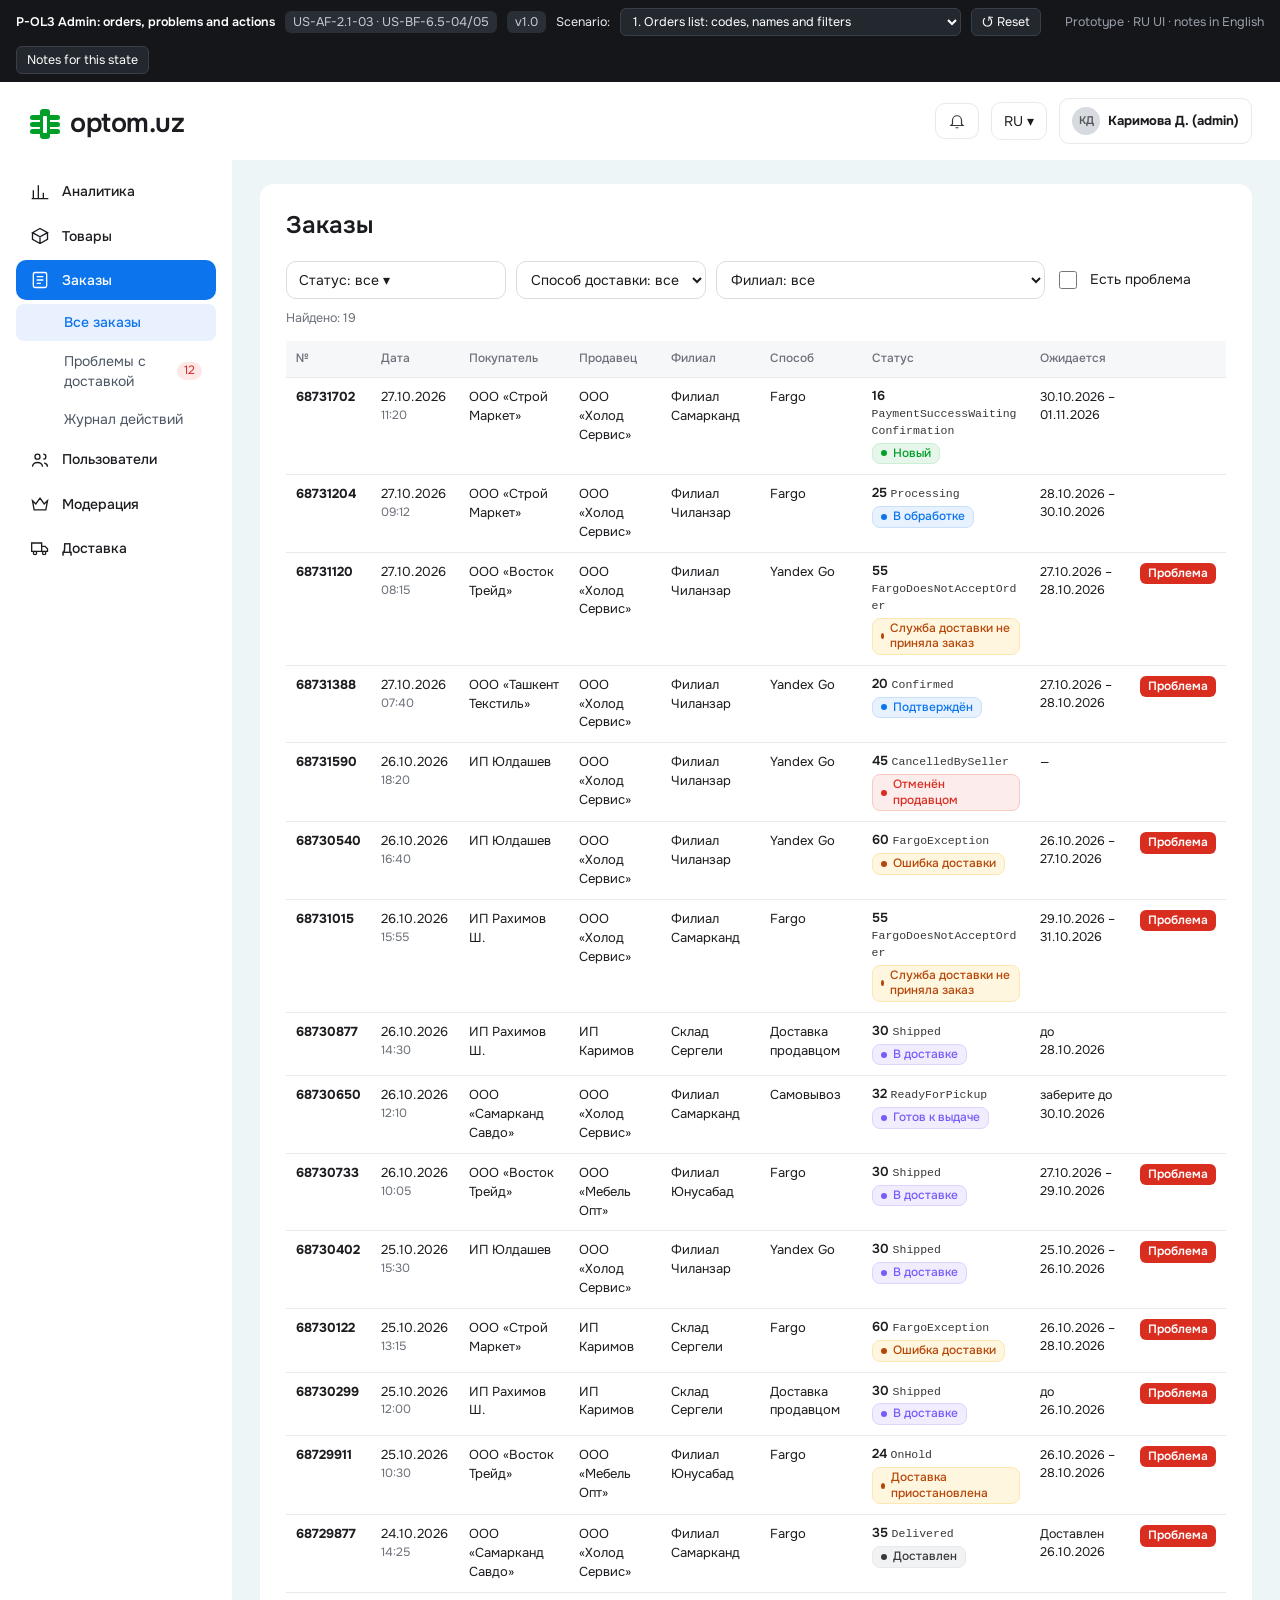
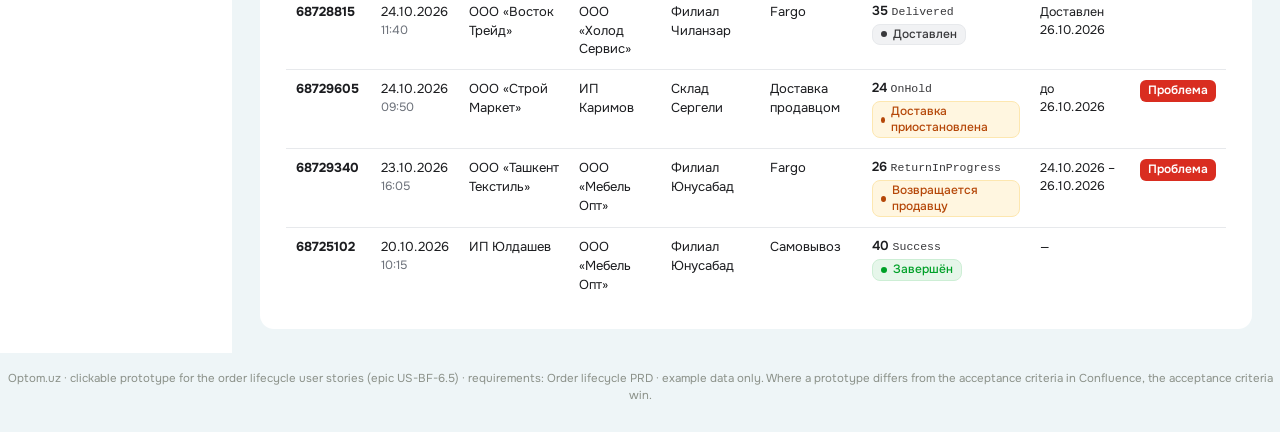
<file: p-ol3-admin.html>
<!doctype html>
<html lang="ru"><head><meta charset="utf-8"><meta name="robots" content="noindex,nofollow"><meta name="viewport" content="width=device-width,initial-scale=1">
<title>P-OL3 Admin: orders, problems and actions</title>
<link rel="preconnect" href="https://fonts.googleapis.com"><link href="https://fonts.googleapis.com/css2?family=Onest:wght@400;500;600;700&display=swap" rel="stylesheet">
<style>/* Optom.uz prototype base — colours and components taken from the Figma exports (Seller website, Buyer website, Super Admin Old) */
:root{
  --green:#00a028; --green-600:#008a22; --green-50:#e6f6ea; --green-100:#cdeed5;
  --ink:#1b1c1f; --ink-2:#38383b; --muted:#6b7079; --muted-2:#8b9189; --line:#e7e9ec; --line-2:#d9dce1;
  --bg:#f3f4f6; --card:#ffffff; --red:#d92d20; --red-50:#fdecec; --amber:#ca8504; --amber-50:#fef7c3;
  --blue:#0c75ed; --blue-50:#e8f2fe; --violet:#7a5af8; --violet-50:#f1edff;
  --radius:12px; --radius-sm:8px;
  --font:"Onest",-apple-system,BlinkMacSystemFont,"Segoe UI",Roboto,sans-serif;
}
*{box-sizing:border-box}
html,body{margin:0;padding:0}
body{font-family:var(--font);font-size:14px;line-height:1.45;color:var(--ink);background:var(--bg)}
button,input,select,textarea{font:inherit;color:inherit}
a{color:var(--green);text-decoration:none}
/* ---- prototype harness bar ---- */
.pbar{position:sticky;top:0;z-index:50;display:flex;flex-wrap:wrap;align-items:center;gap:10px;padding:8px 16px;background:#14161a;color:#e9ecef;font-size:12.5px}
.pbar b{color:#fff;font-weight:600}
.pbar .tag{background:#2a2e35;border-radius:6px;padding:2px 8px;color:#c6cbd2}
.pbar select{background:#23272e;border:1px solid #3a3f47;border-radius:6px;color:#fff;padding:4px 8px;max-width:420px}
.pbar .sp{flex:1}
.pbar button{background:#23272e;border:1px solid #3a3f47;border-radius:6px;color:#fff;padding:4px 10px;cursor:pointer}
.pbar button.on{background:var(--green);border-color:var(--green)}
.notes{position:fixed;right:16px;bottom:16px;width:380px;max-height:60vh;overflow:auto;z-index:60;background:#fffef5;border:1px solid #eadf9f;border-radius:12px;box-shadow:0 12px 30px rgba(0,0,0,.18);padding:14px 16px;font-size:12.5px;display:none}
.notes.show{display:block}
.notes h4{margin:0 0 6px;font-size:13px}
.notes ul{margin:4px 0 0 16px;padding:0}
.notes li{margin:3px 0}
.notes .src{color:#6b6200;font-size:11.5px;margin-top:8px}
/* ---- seller / admin shell ---- */
.shell{display:grid;grid-template-columns:232px 1fr;min-height:calc(100vh - 40px)}
.side{padding:18px 14px;display:flex;flex-direction:column;gap:2px}
.logo{display:flex;align-items:center;gap:8px;font-weight:600;font-size:26px;letter-spacing:-.5px;margin:0 6px 22px;color:var(--ink)}
.logo svg{flex:none}
.side .grp{font-size:11px;font-weight:600;color:var(--muted);letter-spacing:.04em;text-transform:uppercase;margin:14px 10px 6px}
.nav{display:flex;align-items:center;gap:10px;padding:9px 10px;border-radius:10px;color:var(--ink-2);cursor:default}
.nav.on{background:#fff;box-shadow:0 1px 2px rgba(0,0,0,.05);color:var(--ink);font-weight:500}
.nav svg{width:18px;height:18px;stroke:currentColor;fill:none;stroke-width:1.6;opacity:.8}
.side .me{margin-top:auto;background:#fff;border-radius:12px;padding:10px;display:flex;gap:10px;align-items:center}
.ava{width:34px;height:34px;border-radius:50%;background:#d7dbe0;display:grid;place-items:center;font-weight:600;color:#555;flex:none}
.me small{display:block;color:var(--green);font-size:12px}
.main{padding:16px 24px 40px 8px;min-width:0}
.top{display:flex;align-items:center;gap:10px;margin-bottom:14px}
.iconbtn{width:34px;height:34px;border-radius:9px;background:#fff;border:1px solid var(--line);display:grid;place-items:center}
.crumbs{color:var(--muted);font-size:13px;display:flex;gap:8px;align-items:center}
.crumbs b{color:var(--ink);font-weight:500}
.top .sp{flex:1}
.lang{background:#fff;border:1px solid var(--line);border-radius:9px;padding:6px 12px;font-size:13px}
.h1{font-size:26px;font-weight:600;margin:6px 0 14px;display:flex;align-items:center;gap:10px}
/* ---- components ---- */
.card{background:var(--card);border-radius:var(--radius);padding:20px 22px;box-shadow:0 1px 2px rgba(16,24,40,.04)}
.card+.card{margin-top:12px}
.card h3{margin:0 0 4px;font-size:18px;font-weight:600}
.sub{color:var(--muted);margin:0}
.row{display:flex;gap:12px;align-items:center}
.grid2{display:grid;grid-template-columns:1fr 1fr;gap:14px}
.sec{display:grid;grid-template-columns:240px 1fr;gap:24px;padding:20px 0;border-top:1px solid var(--line)}
.sec>.lbl{font-weight:600}
.sec>.lbl .sub{font-weight:400;font-size:13px;margin-top:4px}
.field{display:flex;flex-direction:column;gap:6px;margin-bottom:14px}
.field label{font-size:13px;font-weight:500}
.inp{border:1px solid var(--line-2);border-radius:10px;padding:10px 12px;background:#fff;outline:none;width:100%}
.inp:focus{border-color:var(--green);box-shadow:0 0 0 3px var(--green-50)}
.inp.err{border-color:var(--red)}
.inp[disabled]{background:#f6f7f9;color:var(--muted)}
.err-t{color:var(--red);font-size:12.5px}
.hint{color:var(--muted);font-size:12.5px}
.btn{border:1px solid transparent;border-radius:10px;padding:10px 18px;font-weight:600;cursor:pointer;display:inline-flex;align-items:center;gap:8px;white-space:nowrap}
.btn.pri{background:var(--green);color:#fff}
.btn.pri:hover{background:var(--green-600)}
.btn.pri[disabled]{background:#9fd8ad;cursor:not-allowed}
.btn.out{background:#fff;border-color:var(--line-2);color:var(--ink)}
.btn.soft{background:var(--green-50);color:var(--green)}
.btn.dan{background:var(--red-50);color:var(--red)}
.btn.danfill{background:var(--red);color:#fff}
.btn.link{background:none;padding:6px 4px;color:var(--green)}
.btn.sm{padding:6px 12px;font-size:13px;border-radius:8px}
.btn[disabled]{opacity:.55;cursor:not-allowed}
.pill{display:inline-flex;align-items:center;gap:6px;border-radius:8px;padding:3px 9px;font-size:12.5px;font-weight:500;border:1px solid transparent}
.pill::before{content:"";width:6px;height:6px;border-radius:50%;background:currentColor}
.pill.g{background:var(--green-50);color:var(--green);border-color:var(--green-100)}
.pill.v{background:var(--violet-50);color:var(--violet);border-color:#ddd3ff}
.pill.a{background:#fff6e0;color:#b54708;border-color:#fde7b0}
.pill.r{background:var(--red-50);color:var(--red);border-color:#f9c9c4}
.pill.n{background:#f1f2f4;color:var(--ink-2);border-color:var(--line)}
.pill.b{background:var(--blue-50);color:var(--blue);border-color:#c9e0fd}
.alert{border-radius:12px;padding:14px 16px;display:flex;gap:12px;align-items:flex-start;border-left:4px solid}
.alert .ic{width:22px;height:22px;border-radius:50%;display:grid;place-items:center;color:#fff;font-weight:700;font-size:13px;flex:none}
.alert.w{background:var(--amber-50);border-color:var(--amber)} .alert.w .ic{background:var(--amber)}
.alert.e{background:var(--red-50);border-color:var(--red)} .alert.e .ic{background:var(--red)}
.alert.i{background:var(--blue-50);border-color:var(--blue)} .alert.i .ic{background:var(--blue)}
.alert.s{background:var(--green-50);border-color:var(--green)} .alert.s .ic{background:var(--green)}
.alert b{display:block;margin-bottom:2px}
.toggle{position:relative;width:40px;height:22px;border-radius:12px;background:#d0d4da;border:none;cursor:pointer;flex:none;transition:.15s}
.toggle::after{content:"";position:absolute;top:3px;left:3px;width:16px;height:16px;border-radius:50%;background:#fff;transition:.15s;box-shadow:0 1px 2px rgba(0,0,0,.2)}
.toggle.on{background:var(--green)}
.toggle.on::after{left:21px}
.toggle[disabled]{opacity:.45;cursor:not-allowed}
.chk{display:flex;gap:10px;align-items:flex-start;cursor:pointer;margin:8px 0}
.chk input{width:18px;height:18px;accent-color:var(--green);margin-top:2px;flex:none}
table.t{width:100%;border-collapse:collapse}
table.t th{background:#f6f7f9;text-align:left;font-size:12.5px;font-weight:500;color:var(--muted);padding:10px 12px}
table.t td{border-top:1px solid var(--line);padding:12px;vertical-align:middle}
.kv{display:flex;gap:10px;padding:12px 0;border-top:1px solid var(--line);align-items:flex-start}
.kv:first-of-type{border-top:none}
.kv .k{color:var(--muted)}
.kv svg{width:20px;height:20px;stroke:var(--muted);fill:none;stroke-width:1.6;flex:none;margin-top:1px}
.modal-bg{position:fixed;inset:0;background:rgba(16,18,22,.45);display:grid;place-items:center;z-index:40;padding:20px}
.modal{background:#fff;border-radius:16px;width:min(560px,100%);max-height:90vh;overflow:auto;padding:22px 24px;box-shadow:0 20px 50px rgba(0,0,0,.25)}
.modal h3{margin:0 0 6px;font-size:19px}
.modal .acts{display:flex;justify-content:flex-end;gap:10px;margin-top:18px}
.toast{position:fixed;left:50%;bottom:24px;transform:translateX(-50%);background:#1b1c1f;color:#fff;border-radius:10px;padding:10px 16px;z-index:70;box-shadow:0 10px 30px rgba(0,0,0,.25);font-size:13.5px}
.digits{display:flex;gap:6px;align-items:flex-end}
.digit{background:#eceef1;border-radius:10px;width:42px;height:52px;display:grid;place-items:center;font-size:24px;font-weight:600}
.dsep{font-size:24px;font-weight:600;padding:0 4px 12px}
.ycard{border:1.5px solid var(--line-2);border-radius:12px;padding:12px 14px;display:flex;gap:12px;align-items:center;cursor:pointer;background:#fff}
.ycard.on{border-color:var(--green);background:var(--green-50)}
.ycard .r{width:18px;height:18px;border-radius:50%;border:2px solid var(--line-2);flex:none}
.ycard.on .r{border:5px solid var(--green)}
.ycard[aria-disabled=true]{opacity:.5;cursor:not-allowed}
.yglogo{font-weight:700;letter-spacing:-.3px}
.yglogo i{font-style:italic;font-weight:800}
.code-big{font-size:30px;letter-spacing:6px;font-weight:700;background:#f6f7f9;border-radius:10px;padding:8px 14px;display:inline-block}
.steps{display:flex;justify-content:space-between;position:relative;margin:6px 0 4px}
.steps::before{content:"";position:absolute;left:20px;right:20px;top:17px;height:2px;background:var(--line)}
.step{position:relative;text-align:center;flex:1;color:var(--muted);font-size:13px}
.step .dot{width:36px;height:36px;border-radius:10px;margin:0 auto 6px;background:#fff;border:1.5px solid var(--line-2);display:grid;place-items:center}
.step.on{color:var(--green);font-weight:500}
.step.on .dot{background:var(--green-50);border-color:var(--green)}
.timeline .it{display:flex;gap:12px;padding:8px 0}
.timeline .it .d{width:30px;height:30px;border-radius:50%;background:#f1f2f4;display:grid;place-items:center;flex:none;font-size:13px}
.timeline .it small{display:block;color:var(--muted)}
.muted{color:var(--muted)}
.small{font-size:12.5px}
.mt8{margin-top:8px}.mt12{margin-top:12px}.mt16{margin-top:16px}.mb0{margin-bottom:0}
.spin{width:16px;height:16px;border:2px solid #c8ead1;border-top-color:var(--green);border-radius:50%;animation:sp 0.8s linear infinite;display:inline-block}
@keyframes sp{to{transform:rotate(360deg)}}
.ann{outline:2px dashed #f0b400;outline-offset:3px;border-radius:12px}

:root{--blue:#0c75ed;--ab:#eef5f7}
body{background:var(--ab)}
.ash{display:grid;grid-template-columns:232px 1fr;min-height:calc(100vh - 44px)}
.aside{background:#fff;padding:22px 16px}
.aside .logo{font-size:27px;margin:0 0 28px 12px}
.anav{display:flex;align-items:center;gap:12px;padding:10px 14px;border-radius:10px;font-weight:500;color:#1b1c1f;cursor:default;margin-bottom:4px}
.anav svg{width:20px;height:20px;fill:none;stroke:currentColor;stroke-width:1.6}
.anav.on{background:var(--blue);color:#fff}
.anav .ch{margin-left:auto;font-size:11px;opacity:.6}
.asub{padding:8px 14px 8px 48px;border-radius:8px;color:#4b5563;font-size:14px;margin-bottom:2px;cursor:pointer}
.asub.on{background:#e8f1fd;color:var(--blue);font-weight:500}
.atop{display:flex;justify-content:flex-end;gap:12px;align-items:center;padding:16px 28px;background:#fff}
.abox{border:1px solid var(--line);border-radius:10px;padding:8px 12px;display:flex;gap:8px;align-items:center;background:#fff}
.abox select{border:none;font:inherit;background:transparent;font-weight:500;outline:none}
.apanel{background:#fff;border-radius:14px;margin:24px 28px;padding:24px 26px}
.apanel h1{font-size:24px;margin:0 0 18px;font-weight:600;display:flex;align-items:center;gap:12px}
.apanel h1 .btn{font-size:14px}
.back{width:30px;height:30px;border-radius:50%;display:inline-flex;align-items:center;justify-content:center;color:#555;cursor:pointer}
.tabs{display:flex;gap:6px;border-bottom:1px solid var(--line);margin-bottom:18px}
.tab{padding:10px 14px;cursor:pointer;color:var(--muted);font-weight:500;border-bottom:2px solid transparent;margin-bottom:-1px}
.tab.on{color:var(--ink);border-bottom-color:var(--green)}
.tab .cnt{background:#fde8e7;color:var(--red);border-radius:10px;padding:1px 7px;font-size:12px;margin-left:6px}
.flt{display:flex;gap:10px;margin-bottom:14px;flex-wrap:wrap}
.flt .s{display:flex;flex:1;min-width:260px;border:1px solid var(--green);border-radius:10px;overflow:hidden}
.flt .s input{flex:1;border:none;padding:9px 12px;outline:none;font:inherit}
.flt .s button{background:var(--green);color:#fff;border:none;padding:0 18px;font-weight:600;font:inherit}
.gsel{background:#f2f3f5;border:none;border-radius:10px;padding:9px 12px;font:inherit;min-width:190px}
.chip{display:inline-block;border-radius:5px;padding:2px 8px;font-size:12px;color:#fff;font-weight:500;white-space:nowrap}
.c-blue{background:#1d5fd1}.c-or{background:#f0a020}.c-pur{background:#7a29e0}.c-cy{background:#16a3d9}.c-gr{background:#1fa83c}.c-red{background:#d92d20}.c-gray{background:#5f6368}
.go{width:30px;height:30px;border-radius:50%;background:#e6f6ea;color:var(--green);display:inline-flex;align-items:center;justify-content:center;cursor:pointer;font-weight:700}
.gin{background:#f2f3f5;border-radius:10px;padding:10px 12px;color:#4b5563;min-height:40px}
.g3{display:grid;grid-template-columns:repeat(3,1fr);gap:14px}
.att{border:1px solid var(--line);border-radius:12px;margin-top:12px;overflow:hidden}
.att .hd{display:flex;align-items:center;gap:10px;padding:12px 16px;background:#fafbfc;border-bottom:1px solid var(--line)}
.att .bd{padding:14px 16px}
.prices{display:grid;grid-template-columns:repeat(4,1fr);gap:10px;margin:12px 0}
.pr{border:1px solid var(--line);border-radius:10px;padding:10px 12px}
.pr small{display:block;color:var(--muted);font-size:12px}
.pr b{font-size:17px;font-weight:600}
.pr.hl{border-color:#f5c26b;background:#fffaf0}
.dl{display:grid;grid-template-columns:repeat(3,1fr);gap:6px 18px;font-size:13.5px}
.dl div span{color:var(--muted)}
.log{background:#0f1720;color:#d6e2ee;border-radius:10px;padding:12px;font:12px/1.5 ui-monospace,Menlo,monospace;max-height:340px;overflow:auto;white-space:pre-wrap}
.log .m{color:#7dd3fc}.log .ok{color:#86efac}.log .bad{color:#fca5a5}
.swrow{display:flex;align-items:flex-start;gap:16px;padding:16px 0;border-bottom:1px solid var(--line)}
.swrow .tx{flex:1}
.mono{font-family:ui-monospace,Menlo,monospace;font-size:12.5px}
.ro-note{font-size:12.5px;color:var(--muted);background:#f6f7f9;border-radius:8px;padding:6px 10px;display:inline-block}
.radio-l{display:flex;gap:10px;align-items:flex-start;border:1px solid var(--line);border-radius:10px;padding:10px 12px;margin-top:8px;cursor:pointer}
.radio-l.on{border-color:var(--green);background:var(--green-50)}
textarea.inp{min-height:76px;resize:vertical}

.og{display:grid;grid-template-columns:1fr 330px;gap:12px;align-items:start}
.prod{display:flex;align-items:center;gap:12px}
.thumb{width:40px;height:40px;border-radius:8px;background:linear-gradient(135deg,#e8d8d8,#c9b3b3)}
.price-line{background:#f6f7f9;border-radius:10px;padding:10px 12px;margin-top:12px;font-size:13.5px}
.price-line b{font-weight:600}
.preset{border:1.5px solid var(--line-2);border-radius:10px;padding:10px 12px;cursor:pointer;display:flex;gap:10px;align-items:center}
.preset.on{border-color:var(--green);background:var(--green-50)}
.preset .r{width:16px;height:16px;border-radius:50%;border:2px solid var(--line-2);flex:none}
.preset.on .r{border:5px solid var(--green)}
.presets{display:grid;grid-template-columns:1fr 1fr;gap:8px}
.courier{display:flex;gap:14px;align-items:center;background:#f6f7f9;border-radius:12px;padding:12px 14px}
.cnt{font-variant-numeric:tabular-nums;font-weight:600}

.buyer{background:#fff;min-height:100vh}
.strip{background:#1b1c1f;color:#e9ecef;font-size:13px;display:flex;justify-content:space-between;padding:10px 7%}
.strip span+span{margin-left:28px}
.bh{display:flex;align-items:center;gap:18px;padding:14px 7%;border-bottom:1px solid var(--line)}
.bh .logo{margin:0;font-size:30px}
.srch{flex:1;display:flex;border:2px solid var(--green);border-radius:10px;overflow:hidden}
.srch input{flex:1;border:none;padding:9px 12px;outline:none}
.srch button{background:var(--green);color:#fff;border:none;padding:0 20px;font-weight:600}
.wrapb{padding:24px 7% 60px}
.cg{display:grid;grid-template-columns:1fr 330px;gap:40px;align-items:start}
.blk{margin-bottom:26px}
.blk h2{font-size:19px;margin:0 0 4px;font-weight:600}
.box{border:1px solid var(--line);border-radius:14px;padding:4px 16px}
.opt{display:flex;gap:12px;align-items:center;padding:14px 0}
.opt+.opt{border-top:1px solid var(--line)}
.radio{width:18px;height:18px;border-radius:50%;border:2px solid var(--line-2);flex:none}
.radio.on{border:5px solid var(--green)}
.tiles{display:grid;grid-template-columns:repeat(4,1fr);gap:10px;margin-top:12px}
.tile{border:1px solid var(--line-2);border-radius:12px;padding:14px;height:84px;display:flex;flex-direction:column;justify-content:space-between;cursor:pointer;background:#fff}
.tile.on{border-color:var(--green);background:var(--green-50)}
.tile .lg{font-size:17px}
.sumc{border-radius:16px;box-shadow:0 2px 12px rgba(16,24,40,.08);padding:20px 22px}
.sumc .ln{display:flex;justify-content:space-between;margin:7px 0;color:var(--muted)}
.sumc .ln b{color:var(--ink);font-weight:600}
.sumc .tot{display:flex;justify-content:space-between;border-top:1px solid var(--line);padding-top:14px;margin-top:12px;font-size:18px;font-weight:600}
.big{width:100%;justify-content:center;padding:15px;font-size:16px;border-radius:12px;margin-top:16px}
.ygopts{display:grid;gap:8px;margin-top:12px}
.valid{display:flex;align-items:center;gap:10px;font-size:13px;color:var(--muted);margin-top:10px}
.demo{background:#fff3c4;border:1px dashed #d9b400;color:#6b5600;border-radius:6px;padding:2px 8px;font-size:11.5px;cursor:pointer}
.adr{display:grid;grid-template-columns:repeat(4,1fr);gap:10px}
.oc{display:grid;grid-template-columns:1fr 330px;gap:40px;align-items:start}
.track{border:1px solid var(--line);border-radius:14px;padding:16px 18px;margin-top:14px}
/* ---- seller-delivery additions ---- */
.phonewrap{display:flex;justify-content:center;padding:24px 0 40px}
.phone{width:390px;min-height:780px;border:11px solid #15171a;border-radius:44px;background:#f3f4f6;overflow:hidden;position:relative;box-shadow:0 20px 50px rgba(0,0,0,.18)}
.phone .sb{height:34px;display:flex;justify-content:space-between;align-items:center;padding:0 22px;font-size:13px;font-weight:600;background:#fff}
.phone .ah{background:#fff;padding:10px 16px 12px;display:flex;align-items:center;gap:10px;border-bottom:1px solid var(--line)}
.phone .ah b{font-size:17px}
.phone .pc{padding:12px}
.phone .card{padding:14px 14px;border-radius:14px}
.phone .btn{padding:11px 14px}
.phone .tabbar{position:absolute;left:0;right:0;bottom:0;background:#fff;border-top:1px solid var(--line);display:flex;justify-content:space-around;padding:8px 0 14px;font-size:11px;color:var(--muted)}
.phone .tabbar .on{color:var(--green);font-weight:600}
.phone .sheet{position:absolute;left:0;right:0;bottom:0;background:#fff;border-radius:20px 20px 0 0;padding:18px 16px 26px;box-shadow:0 -10px 30px rgba(0,0,0,.15);z-index:5}
.cityrow{display:grid;grid-template-columns:1fr 200px 34px;gap:8px;align-items:center;margin-top:8px}
.brblock{border:1px solid var(--line);border-radius:12px;padding:12px 14px;margin-top:10px}
.brblock.on{border-color:var(--green-100);background:#fbfefb}
.x{width:34px;height:38px;border-radius:9px;border:1px solid var(--line-2);background:#fff;cursor:pointer;color:var(--muted)}
.counter{float:right;color:var(--muted);font-size:12px}
.sdcard{border:1.5px solid var(--line-2);border-radius:12px;padding:14px;display:flex;gap:12px;align-items:flex-start;cursor:pointer;background:#fff;margin-top:12px}
.sdcard.on{border-color:var(--green);background:var(--green-50)}
.sdcard.off{background:#f6f7f9;cursor:not-allowed;color:var(--muted)}
.sdcard .r{width:18px;height:18px;border-radius:50%;border:2px solid var(--line-2);flex:none;margin-top:2px}
.sdcard.on .r{border:5px solid var(--green)}
.sdcard .why{color:var(--red);font-size:13px;margin-top:4px}
.info{display:inline-grid;place-items:center;width:18px;height:18px;border-radius:50%;background:#eceef1;color:var(--ink-2);font-size:11px;font-weight:700;cursor:pointer;margin-left:6px;vertical-align:middle}
.tip{background:#1b1c1f;color:#fff;border-radius:10px;padding:10px 12px;font-size:12.5px;margin-top:8px;max-width:420px}
.codebox{display:flex;gap:8px;justify-content:center;margin:14px 0}
.codebox input{width:52px;height:60px;text-align:center;font-size:26px;font-weight:600;border:1.5px solid var(--line-2);border-radius:12px;outline:none}
.codebox input:focus{border-color:var(--green)}
.overdue{color:var(--red);font-weight:600}
.dflt{border:1px solid var(--line);border-radius:14px;padding:16px;background:#fff}
.dflt h4{margin:14px 0 8px;font-size:15px}
.dflt h4:first-child{margin-top:0}
.fopt{display:flex;align-items:center;gap:10px;padding:6px 0;cursor:pointer}
.fopt .radio{width:18px;height:18px}
.chipf{display:inline-block;border:1px solid var(--line);border-radius:18px;padding:5px 12px;margin:0 6px 6px 0;font-size:13px;background:#f6f7f9}
.pgrid{display:grid;grid-template-columns:repeat(3,1fr);gap:14px}
.pcard{background:#fff;border:1px solid var(--line);border-radius:14px;padding:10px}
.pcard .img{height:120px;border-radius:10px;background:linear-gradient(135deg,#eef0ec,#d9dfd6);margin-bottom:8px}
.pcard .pr{font-weight:700;font-size:16px}
.ptag{display:inline-block;font-size:11.5px;border-radius:6px;padding:2px 7px;background:#f1f2f4;color:var(--ink-2);margin-top:6px}
.empty{text-align:center;color:var(--muted);padding:50px 0}
.addrpick{position:fixed;inset:0;background:rgba(16,18,22,.45);display:grid;place-items:center;z-index:45}
.reasons label{display:flex;gap:10px;align-items:center;border:1px solid var(--line);border-radius:10px;padding:10px 12px;margin-top:8px;cursor:pointer}
.reasons label.on{border-color:var(--green);background:var(--green-50)}
.notif{background:#fff;border-radius:16px;box-shadow:0 10px 30px rgba(0,0,0,.15);padding:12px 14px;display:flex;gap:10px;max-width:360px}
.notif .ic2{width:36px;height:36px;border-radius:10px;background:var(--green);color:#fff;display:grid;place-items:center;font-weight:700;flex:none}
/* ---- pickup additions ---- */
.qr{display:block;background:#fff;padding:10px;border-radius:12px;border:1px solid var(--line)}
.qrwrap{display:flex;gap:22px;align-items:center;flex-wrap:wrap;margin-top:12px}
.hcode{font-size:34px;font-weight:700;letter-spacing:6px;font-variant-numeric:tabular-nums}
.brcard{border:1.5px solid var(--green);background:var(--green-50);border-radius:14px;padding:14px 16px;margin-top:12px}
.brcard .nm{font-weight:600;font-size:16px}
.badge{display:inline-block;font-size:12px;border-radius:12px;padding:2px 9px;margin-left:8px;vertical-align:middle;background:#e7f6ea;color:#0c7a2a;font-weight:600}
.badge.n{background:#eef1f6;color:#3b4a63}
.hrs{display:grid;grid-template-columns:110px 120px 1fr;gap:6px 12px;align-items:center;margin-top:8px}
.hrs .d{font-weight:500}
.hrs select{max-width:110px}
.hrow-err{grid-column:1/-1;color:var(--red);font-size:12.5px;margin:-2px 0 4px}
.blist .bl{display:grid;grid-template-columns:1fr auto;gap:4px 12px;padding:12px 4px;border-bottom:1px solid var(--line);cursor:pointer}
.blist .bl:hover{background:#fafbfa}
.blist .bl.dis{cursor:not-allowed;color:var(--muted)}
.blist .bl .why{color:var(--red);font-size:12.5px}
.blist .bl.sel{background:var(--green-50)}
.ptabs{display:flex;background:#f1f2f4;border-radius:10px;padding:3px;gap:3px;margin:10px 0}
.ptabs span{flex:1;text-align:center;padding:7px;border-radius:8px;cursor:pointer;font-weight:500}
.ptabs span.on{background:#fff;box-shadow:0 1px 3px rgba(0,0,0,.1)}
.map{position:relative;height:360px;border-radius:12px;overflow:hidden;background:#eef2e8;background-image:linear-gradient(90deg,rgba(255,255,255,.9) 6px,transparent 6px),linear-gradient(rgba(255,255,255,.9) 6px,transparent 6px),linear-gradient(35deg,transparent 48%,rgba(255,255,255,.95) 48%,rgba(255,255,255,.95) 52%,transparent 52%);background-size:90px 90px,90px 90px,100% 100%}
.map .river{position:absolute;left:-10%;top:58%;width:120%;height:22px;background:#cfe3f5;transform:rotate(-8deg)}
.map .pinm{position:absolute;transform:translate(-50%,-100%);cursor:pointer;text-align:center}
.map .pinm svg{width:34px;height:34px;fill:var(--green);stroke:#fff;stroke-width:1.5}
.map .pinm.dis svg{fill:#a9adb3}
.map .pinm.sel svg{fill:#0a6b22}
.map .pinm small{display:block;background:#fff;border-radius:6px;padding:1px 6px;font-size:11px;white-space:nowrap;box-shadow:0 1px 3px rgba(0,0,0,.15)}
.map .me{position:absolute;width:16px;height:16px;border-radius:50%;background:#2f6fde;border:3px solid #fff;box-shadow:0 0 0 6px rgba(47,111,222,.2);transform:translate(-50%,-50%)}
.map .mcard{position:absolute;left:12px;right:12px;bottom:12px;background:#fff;border-radius:12px;padding:12px 14px;box-shadow:0 6px 20px rgba(0,0,0,.18)}
.scan{background:#111;border-radius:16px;height:420px;position:relative;display:grid;place-items:center;overflow:hidden}
.scan .vf{width:220px;height:220px;border:3px solid rgba(255,255,255,.85);border-radius:18px;box-shadow:0 0 0 2000px rgba(0,0,0,.45)}
.scan .lbl{position:absolute;top:18px;color:#fff;font-size:13px}
.demo-acts{display:flex;flex-wrap:wrap;gap:6px;margin-top:10px}
.demo-acts button{font-size:12px;border:1px dashed #b8bdc4;background:#fbfbfc;border-radius:8px;padding:6px 9px;cursor:pointer;color:#555b63}
.sumbox{border:1px solid var(--line);border-radius:12px;padding:12px 14px;margin-top:10px;background:#fafbfc}
.lock{filter:grayscale(1);opacity:.6;pointer-events:none}
.lockscreen{background:linear-gradient(160deg,#2b3a55,#5d4b6e);min-height:700px;padding:30px 14px 20px;color:#fff}
.lockscreen .clock{text-align:center;font-size:62px;font-weight:300;margin:10px 0 2px}
.lockscreen .date{text-align:center;font-size:15px;opacity:.9;margin-bottom:22px}
.push{background:rgba(255,255,255,.92);color:#1b1c1f;border-radius:16px;padding:10px 12px;margin-bottom:8px;display:flex;gap:10px}
.push .ap{width:30px;height:30px;border-radius:8px;background:var(--green);color:#fff;display:grid;place-items:center;font-weight:800;font-size:13px;flex:none}
.push .tt{font-weight:600;font-size:13.5px}
.push .tx{font-size:13px;line-height:1.35}
.push .meta{font-size:11px;color:#6b7178;display:flex;justify-content:space-between}
.push .acts2{display:flex;gap:6px;margin-top:6px}
.push .acts2 span{background:#eef0f2;border-radius:8px;padding:4px 8px;font-size:12px;font-weight:500}
.nlist{position:absolute;right:16px;top:58px;width:400px;background:#fff;border-radius:14px;box-shadow:0 16px 40px rgba(0,0,0,.18);z-index:20;overflow:hidden}
.nlist .hd{display:flex;justify-content:space-between;padding:12px 16px;border-bottom:1px solid var(--line);font-weight:600}
.nlist .it{display:flex;gap:10px;padding:12px 16px;border-bottom:1px solid var(--line)}
.nlist .it.unread{background:#f3fbf5}
.nlist .it .dt{width:8px;height:8px;border-radius:50%;background:var(--green);margin-top:6px;flex:none}
.nlist .it.read .dt{background:transparent}
.bellc{position:relative}
.bellc .cnt2{position:absolute;top:-4px;right:-4px;background:var(--red);color:#fff;border-radius:9px;font-size:10.5px;padding:0 5px;font-weight:700}
.sms{background:#fff;min-height:700px}
.sms .hd{padding:10px 14px;border-bottom:1px solid var(--line);text-align:center;font-weight:600}
.sms .bub{background:#e9e9eb;border-radius:18px;padding:9px 13px;margin:10px 60px 4px 12px;font-size:14.5px;line-height:1.35}
.sms .tm{font-size:11px;color:#8b9189;margin:0 12px}
.lenok{color:#0c7a2a;font-weight:600}.lenbad{color:var(--red);font-weight:700}
.langsw span{display:inline-block;border:1px solid var(--line-2);border-radius:8px;padding:4px 10px;margin-right:6px;cursor:pointer}
.langsw span.on{background:var(--green);border-color:var(--green);color:#fff}
.alog td{font-size:13px}
/* ---- P-OL1 cart and checkout ---- */
.cartg{border:1px solid var(--line);border-radius:14px;padding:0 16px 4px;margin-bottom:16px;background:#fff}
.cartg .sh{display:flex;align-items:center;gap:10px;padding:14px 0 10px;font-weight:600;font-size:16px}
.cartg .sh svg{width:20px;height:20px;stroke:var(--muted);fill:none;stroke-width:1.6}
.cartg .bh2{display:flex;align-items:center;gap:8px;padding:8px 12px;margin:2px 0 4px;background:#f6f7f9;border-radius:10px;font-size:13px;color:var(--ink-2)}
.cartg .bh2 svg{width:16px;height:16px;stroke:var(--muted);fill:none;stroke-width:1.6}
.cline{display:grid;grid-template-columns:22px 64px 1fr 120px 140px;gap:14px;align-items:center;padding:14px 0;border-top:1px solid var(--line)}
.cartg .bh2+.cline{border-top:none}
.cline input[type=checkbox]{width:18px;height:18px;accent-color:var(--green);cursor:pointer}
.cline .pimg{width:64px;height:64px;border-radius:10px;background:linear-gradient(135deg,#eef0ec,#d9dfd6)}
.cline .pn{font-weight:500}
.ship{font-size:13px;color:var(--ink-2);display:flex;gap:6px;align-items:center;margin-top:6px;flex-wrap:wrap}
.ship svg{width:15px;height:15px;stroke:var(--muted);fill:none;stroke-width:1.6}
.ship .chg{color:var(--green);cursor:pointer;font-weight:500;margin-left:4px}
.near{display:inline-block;font-size:11.5px;border-radius:10px;padding:1px 8px;background:#eef1f6;color:#3b4a63;font-weight:600}
.qty{display:inline-flex;align-items:center;border:1px solid var(--line-2);border-radius:9px;overflow:hidden}
.qty span{padding:5px 10px;color:var(--muted)}
.qty b{white-space:nowrap;padding:5px 10px;font-weight:600;border-left:1px solid var(--line);border-right:1px solid var(--line)}
.ltot{text-align:right;font-weight:600;font-size:15px}
.mtile{border:1.5px solid var(--line-2);border-radius:12px;padding:12px 14px;display:flex;gap:12px;align-items:center;cursor:pointer;background:#fff;margin-top:10px}
.mtile.on{border-color:var(--green);background:var(--green-50)}
.mtile .r{width:18px;height:18px;border-radius:50%;border:2px solid var(--line-2);flex:none}
.mtile.on .r{border:5px solid var(--green)}
.mtile.off{background:#f6f7f9;cursor:not-allowed;color:var(--muted)}
.mtile.off .r{background:#eceef1}
.mtile .mic{width:22px;height:22px;stroke:var(--ink-2);fill:none;stroke-width:1.6;flex:none}
.mtile.off .mic{stroke:var(--muted)}
.mtile .why{color:var(--red);font-size:13px;margin-top:2px}
.mtile .mp{font-weight:600;white-space:nowrap;text-align:right}
.mtile .mp s{display:block;color:var(--muted);font-weight:400;font-size:12px}
.mtile.off .yglogo,.mtile.off span[style]{opacity:.55}
.demo-line{border:1px dashed #b8bdc4;background:#fbfbfc;border-radius:10px;padding:8px 12px;font-size:12.5px;color:#555b63;margin-top:12px}
.demo-sw{display:flex;align-items:center;gap:10px;font-size:12.5px;color:#555b63;border:1px dashed #b8bdc4;background:#fbfbfc;border-radius:10px;padding:8px 12px;margin-top:12px;cursor:pointer}
.backl{color:var(--green);cursor:pointer;font-weight:500;font-size:13px}
.pay-pg{min-height:100vh;background:#eef1f5;display:flex;align-items:flex-start;justify-content:center;padding:50px 20px}
.pay-card{width:460px;background:#fff;border-radius:18px;box-shadow:0 10px 30px rgba(16,24,40,.08);padding:26px 28px}
.pay-logo{font-weight:800;font-size:24px;letter-spacing:-.5px;color:#1f3d8a}
.pay-logo i{color:#24b47e;font-style:normal}
.cd{font-size:30px;font-weight:700;font-variant-numeric:tabular-nums;color:var(--ink)}
.cd.low{color:var(--red)}
.phones{display:flex;gap:18px;justify-content:center;padding:18px 0 30px}
.phones .pcol{display:flex;flex-direction:column;align-items:center;gap:8px}
.phones .cap{font-size:12.5px;color:#555b63;font-weight:500}
.phones .phonewrap{padding:0}
.phones .phone{width:372px;min-height:760px}
.phone .mline{display:grid;grid-template-columns:20px 48px 1fr;gap:10px;padding:12px 0;border-top:1px solid var(--line)}
.phone .mline .pimg{width:48px;height:48px;border-radius:9px;background:linear-gradient(135deg,#eef0ec,#d9dfd6)}
.phone .mline input{width:18px;height:18px;accent-color:var(--green);margin-top:14px}
.phone .ship{font-size:12.5px}
.phone .dim{position:absolute;inset:0;background:rgba(16,18,22,.45);z-index:4}
.phone .sheet .bl{padding:11px 2px}
.phone .botbar{position:absolute;left:0;right:0;bottom:54px;background:#fff;border-top:1px solid var(--line);padding:10px 14px}
.phone .mtile{padding:10px 12px;margin-top:8px}
.phone .alert{padding:10px 12px;font-size:12.5px}
/* ---- P-OL2 order pages (buyer and seller); every class starts with o2 ---- */
.o2state{display:flex;gap:14px;align-items:flex-start;border-radius:14px;padding:14px 16px;margin:6px 0 4px;background:var(--red-50);border:1px solid #f9c9c4}
.o2state .ic{width:36px;height:36px;border-radius:10px;display:grid;place-items:center;font-weight:700;color:#fff;flex:none;background:var(--red)}
.o2state .lbl{font-weight:600;font-size:17px;color:var(--red)}
.o2state .tx{margin-top:4px}
.o2state .tx div{margin-top:2px}
.o2date{display:inline-flex;gap:6px;align-items:center;font-size:13px;color:var(--ink-2)}
.o2date svg{width:16px;height:16px;stroke:var(--muted);fill:none;stroke-width:1.6}
.o2line{display:grid;grid-template-columns:40px 1fr auto;gap:12px;align-items:center;padding:10px 0;border-top:1px solid var(--line)}
.o2line:first-of-type{border-top:none}
.o2tabs{display:flex;gap:4px;border-bottom:1px solid var(--line);margin:4px 0 14px;flex-wrap:wrap}
.o2tab{padding:10px 12px;cursor:pointer;color:var(--muted);font-weight:500;border-bottom:2px solid transparent;margin-bottom:-1px;white-space:nowrap}
.o2tab.on{color:var(--ink);border-bottom-color:var(--green)}
.o2tab .c{background:#eef0f2;color:var(--ink-2);border-radius:10px;padding:1px 7px;font-size:12px;margin-left:6px}
.o2tab.on .c{background:var(--green-50);color:var(--green)}
.o2tab .c.r{background:#fde8e7;color:var(--red)}
tr.o2go{cursor:pointer}
tr.o2go:hover td{background:#fafbfa}
.o2left{font-weight:600;font-variant-numeric:tabular-nums;white-space:nowrap}
.o2left.red{color:var(--red)}
.o2mw{position:relative;display:inline-block}
.o2menu{position:absolute;top:calc(100% + 6px);left:0;width:360px;background:#fff;border:1px solid var(--line);border-radius:12px;box-shadow:0 12px 30px rgba(0,0,0,.14);padding:6px;z-index:10}
.o2menu .mi{padding:9px 12px;border-radius:8px;cursor:pointer;font-weight:500}
.o2menu .mi:hover{background:var(--green-50)}
.o2menu .mh{padding:8px 12px;color:var(--muted);font-size:12.5px;white-space:normal}
.o2hist .it{display:grid;grid-template-columns:128px 1fr;gap:12px;padding:10px 0;border-top:1px solid var(--line)}
.o2hist .it:first-child{border-top:none}
.o2hist .tm{color:var(--muted);font-size:12.5px;font-variant-numeric:tabular-nums}
.o2hist .meta{color:var(--muted);font-size:12.5px;margin-top:3px;display:flex;gap:6px;align-items:center;flex-wrap:wrap}
.o2hist .cm{font-size:13px;margin-top:3px}
.o2src{display:inline-block;font-size:11.5px;border-radius:6px;padding:1px 7px;background:#f1f2f4;color:var(--ink-2)}
.o2src.ev{background:#eef5fe;color:#1d5fd1}
.o2src.job{background:var(--violet-50);color:var(--violet)}
.o2src.cor{background:#fff6e0;color:#b54708}
.o2demo{display:flex;flex-wrap:wrap;gap:6px;margin-top:12px}
.o2demo button,.o2demo label{font-size:12px;border:1px dashed #b8bdc4;background:#fbfbfc;border-radius:8px;padding:6px 9px;cursor:pointer;color:#555b63;display:inline-flex;gap:6px;align-items:center}
.o2demo button.on,.o2demo label.on{border-color:#d9b400;background:#fff3c4;color:#6b5600}
.o2demo input{accent-color:#b58a00;margin:0}
.o2chat{background:#f1f2f4;border-radius:12px;padding:9px 12px;margin-top:10px;font-size:13.5px}
.o2chat small{display:block;color:var(--muted);margin-top:3px}
.o2acts{display:flex;gap:10px;flex-wrap:wrap;margin-top:12px}
.phone .o2dim{position:absolute;inset:0;background:rgba(16,18,22,.45);z-index:4}
.phone .steps .step{font-size:11px}
.phone .steps .step .dot{width:30px;height:30px}
.phone .steps::before{top:15px}
.phone .o2full{width:100%;justify-content:center}
.phone .o2state{padding:12px}
/* P-OL3 admin: orders, problems and actions (all rules scoped to .o3 / .o3m so other pages are not affected) */
.o3 .t3{width:100%;border-collapse:collapse;font-size:13px}
.o3 .t3 th{background:#f6f7f9;text-align:left;font-size:12px;font-weight:500;color:var(--muted);padding:9px 10px;white-space:nowrap}
.o3 .t3 td{border-top:1px solid var(--line);padding:10px;vertical-align:top}
.o3 .t3 tr.hl td{background:#fffaf0}
.o3 .t3 tr.nw td{background:#f0fbf3}
.o3 .t3 tr.clk{cursor:pointer}
.o3 .t3 tr.clk:hover td{background:#fafbfc}
.o3 .stc{line-height:1.3}
.o3 .stc b{font-weight:600}
.o3 .stc .nm{font-family:ui-monospace,Menlo,monospace;font-size:11.5px;color:var(--ink-2);word-break:break-word}
.o3 .stc .pill{margin-top:4px;font-size:12px;padding:2px 8px}
.o3 .sth{display:inline-flex;align-items:center;gap:8px;font-size:15px;font-weight:500;border-radius:10px;padding:5px 12px}
.o3 .sth .mono{font-size:14px}
.o3 .pmark{display:inline-block;background:var(--red);color:#fff;border-radius:6px;padding:2px 8px;font-size:12px;font-weight:600;white-space:nowrap}
.o3 .fbar{display:flex;gap:10px;flex-wrap:wrap;align-items:center;margin-bottom:14px}
.o3 .fbar select.inp{width:auto;min-width:180px;padding:8px 10px}
.o3 .msel{position:relative}
.o3 .msel .bt{border:1px solid var(--line-2);border-radius:10px;padding:8px 12px;background:#fff;cursor:pointer;min-width:220px;text-align:left}
.o3 .msel .bt.on{border-color:var(--blue);color:var(--blue)}
.o3 .msel .pan{position:absolute;top:42px;left:0;z-index:20;background:#fff;border:1px solid var(--line-2);border-radius:12px;box-shadow:0 12px 30px rgba(16,24,40,.16);padding:8px;width:470px;max-height:470px;overflow:auto}
.o3 .msel .pan label{display:flex;gap:8px;padding:5px 8px;border-radius:8px;cursor:pointer;align-items:center;font-size:13px}
.o3 .msel .pan label:hover{background:#f6f7f9}
.o3 .msel .pan input{accent-color:var(--blue);width:16px;height:16px;flex:none}
.o3 .msel .pan .grp{font-size:11px;font-weight:600;color:var(--muted);text-transform:uppercase;letter-spacing:.04em;margin:8px 8px 2px}
.o3 .msel .pan .ft{display:flex;justify-content:space-between;border-top:1px solid var(--line);margin-top:6px;padding-top:6px}
.o3 .chipt{border:1px solid var(--line-2);border-radius:16px;padding:4px 11px;font-size:12.5px;background:#fff;cursor:pointer;white-space:nowrap}
.o3 .chipt.on{background:var(--blue-50);border-color:var(--blue);color:var(--blue)}
.o3 .chips{display:flex;flex-wrap:wrap;gap:6px;align-items:center}
.o3 .abar{display:flex;gap:8px;flex-wrap:wrap;align-items:center;padding:12px 14px;border:1px solid var(--line);border-radius:12px;background:#fafbfc;margin-top:14px}
.o3 .abar .lbl{font-weight:600;margin-right:4px}
.o3 .abar .sp{flex:1}
.o3 .src{display:inline-block;border-radius:6px;padding:1px 7px;font-size:11.5px;background:#f1f2f4;color:var(--ink-2);white-space:nowrap}
.o3 .src.K{background:#fff6e0;color:#b54708}
.o3 .src.C{background:var(--blue-50);color:var(--blue)}
.o3 .src.J{background:var(--violet-50);color:var(--violet)}
.o3 .seg{display:inline-flex;border:1px solid var(--line-2);border-radius:10px;overflow:hidden;font-size:13px}
.o3 .seg span{padding:5px 12px;cursor:pointer}
.o3 .seg span.on{background:var(--ink);color:#fff}
.o3 .ra{display:flex;gap:6px;flex-wrap:wrap;align-items:center}
.o3 .ra .btn.sm{padding:5px 10px;font-size:12.5px}
.o3 .sec3{margin-top:20px}
.o3 .sec3 h3{font-size:16px;margin:0 0 8px;font-weight:600;display:flex;align-items:center;gap:10px}
.o3 .dl3{display:grid;grid-template-columns:repeat(3,1fr);gap:8px 22px;font-size:13.5px;margin-top:6px}
.o3 .dl3 div span{display:block;color:var(--muted);font-size:12px}
.o3 .dem{display:flex;flex-wrap:wrap;gap:6px;align-items:center;margin:0 0 14px;padding:8px 10px;border:1px dashed #d9b400;background:#fffbea;border-radius:10px;font-size:12.5px}
.o3 .dem b{color:#6b5600;font-weight:600;margin-right:4px}
.o3 .dem button{font-size:12px;border:1px dashed #b8bdc4;background:#fff;border-radius:8px;padding:5px 9px;cursor:pointer;color:#555b63}
.o3 .dem button.on{background:#1b1c1f;color:#fff;border-style:solid;border-color:#1b1c1f}
.o3 .dem label{display:flex;align-items:center;gap:6px;cursor:pointer;color:#6b5600}
.o3 .mut{color:var(--muted);font-size:12px}
.o3 .alert{margin-top:12px}
.o3 .alert .ra{margin-top:8px}
.o3 .back3{color:var(--muted);cursor:pointer;font-size:13px;display:inline-block;margin-bottom:6px}
.o3 .cnt3{background:#fde8e7;color:var(--red);border-radius:10px;padding:0 7px;font-size:12px;margin-left:6px}
.o3 .asub{display:flex;align-items:center}
.o3 .empty3{text-align:center;color:var(--muted);padding:40px 0}
.o3m .cntr{font-size:12px;color:var(--muted);text-align:right;margin-top:4px}
.o3m .fl{font-size:13px;font-weight:500;margin:12px 0 6px;display:block}
.o3m .box3{background:#f6f7f9;border-radius:10px;padding:10px 12px;font-size:13px;margin-top:10px}
.o3m .alert{margin-top:12px}
.o3 .why3{color:var(--ink-2);font-size:13px;background:#f1f2f4;border-radius:8px;padding:6px 10px}
.o3 .dr3{display:inline-flex;align-items:center;gap:6px;font-size:13px;color:var(--muted)}
.o3 .dr3 .inp{width:auto;padding:7px 8px}
</style></head><body>
<div id="app"></div><p style="text-align:center;color:#8b9189;font-size:11.5px;margin:18px 0 28px">Optom.uz · clickable prototype for the order lifecycle user stories (epic US-BF-6.5) · requirements: Order lifecycle PRD · example data only. Where a prototype differs from the acceptance criteria in Confluence, the acceptance criteria win.</p>
<script>// Prototype harness: scenario picker, notes panel, toasts, icons, seller shell
const $ = (s, r = document) => r.querySelector(s);
const esc = s => String(s).replace(/[&<>"]/g, c => ({ "&": "&amp;", "<": "&lt;", ">": "&gt;", '"': "&quot;" }[c]));
const som = n => Math.round(n).toLocaleString("ru-RU").replace(/,/g, " ") + " сум";
const ICON = {
  chart: '<svg viewBox="0 0 24 24"><path d="M4 20V10M10 20V4M16 20v-7M22 20H2"/></svg>',
  box: '<svg viewBox="0 0 24 24"><path d="M21 8l-9-5-9 5 9 5 9-5zM3 8v8l9 5 9-5V8M12 13v8"/></svg>',
  list: '<svg viewBox="0 0 24 24"><rect x="4" y="3" width="16" height="18" rx="2"/><path d="M8 8h8M8 12h8M8 16h5"/></svg>',
  chat: '<svg viewBox="0 0 24 24"><path d="M4 5h16v11H8l-4 4z"/></svg>',
  users: '<svg viewBox="0 0 24 24"><circle cx="9" cy="8" r="3"/><path d="M3 20c0-3 3-5 6-5s6 2 6 5M16 11a3 3 0 1 0 0-6M21 20c0-2-1.5-4-4-4.6"/></svg>',
  store: '<svg viewBox="0 0 24 24"><path d="M3 9l2-5h14l2 5M4 9v11h16V9M3 9h18M9 20v-6h6v6"/></svg>',
  gear: '<svg viewBox="0 0 24 24"><circle cx="12" cy="12" r="3"/><path d="M12 2v3M12 19v3M4.2 4.2l2.1 2.1M17.7 17.7l2.1 2.1M2 12h3M19 12h3M4.2 19.8l2.1-2.1M17.7 6.3l2.1-2.1"/></svg>',
  spark: '<svg viewBox="0 0 24 24"><path d="M12 3l2 6 6 2-6 2-2 6-2-6-6-2 6-2z"/></svg>',
  truck: '<svg viewBox="0 0 24 24"><path d="M2 6h12v10H2zM14 10h4l3 3v3h-7"/><circle cx="6" cy="18" r="2"/><circle cx="17" cy="18" r="2"/></svg>',
  pin: '<svg viewBox="0 0 24 24"><path d="M12 22s7-7 7-12a7 7 0 1 0-14 0c0 5 7 12 7 12z"/><circle cx="12" cy="10" r="2.5"/></svg>',
  phone: '<svg viewBox="0 0 24 24"><path d="M5 3h4l2 5-3 2a12 12 0 0 0 6 6l2-3 5 2v4a2 2 0 0 1-2 2A18 18 0 0 1 3 5a2 2 0 0 1 2-2z"/></svg>',
  cal: '<svg viewBox="0 0 24 24"><rect x="3" y="5" width="18" height="16" rx="2"/><path d="M3 10h18M8 3v4M16 3v4"/></svg>',
  card: '<svg viewBox="0 0 24 24"><rect x="2" y="5" width="20" height="14" rx="2"/><path d="M2 10h20"/></svg>',
  msg: '<svg viewBox="0 0 24 24"><path d="M4 5h16v11H8l-4 4z"/></svg>',
  user: '<svg viewBox="0 0 24 24"><circle cx="12" cy="8" r="4"/><path d="M4 21c0-4 4-6 8-6s8 2 8 6"/></svg>',
  bell: '<svg viewBox="0 0 24 24"><path d="M6 16V11a6 6 0 0 1 12 0v5l2 2H4zM10 21h4"/></svg>',
  globe: '<svg viewBox="0 0 24 24"><circle cx="12" cy="12" r="9"/><path d="M3 12h18M12 3c3 3 3 15 0 18M12 3c-3 3-3 15 0 18"/></svg>',
  side: '<svg viewBox="0 0 24 24"><rect x="3" y="4" width="18" height="16" rx="2"/><path d="M9 4v16"/></svg>',
};
const LOGO = '<span class="logo"><svg width="34" height="34" viewBox="0 0 34 34"><rect x="12" y="2" width="10" height="30" rx="3" fill="#00a028"/><rect x="2" y="8" width="30" height="5" rx="2.5" fill="#00a028"/><rect x="2" y="15" width="30" height="5" rx="2.5" fill="#00a028"/><rect x="2" y="22" width="30" height="5" rx="2.5" fill="#00a028"/><rect x="15" y="9" width="4" height="17" rx="1" fill="#fff"/></svg>optom</span>';
const YG = '<span class="yglogo">Yandex <i>Go</i></span>';
const FARGO = '<span style="font-weight:800;font-style:italic;letter-spacing:-.5px"><span style="color:#e3262e">◤</span> FARGO</span>';

function sellerShell(active, crumbs, content) {
  const nav = (k, ic, t) => `<div class="nav ${active === k ? "on" : ""}">${ICON[ic]}${t}</div>`;
  return `<div class="shell"><aside class="side">${LOGO}
    <div class="grp">Основное</div>${nav("an", "chart", "Аналитика")}${nav("pr", "box", "Товары")}${nav("or", "list", "Заказы")}${nav("ch", "chat", "Чаты")}
    <div class="grp">Организация</div>${nav("em", "users", "Сотрудники")}${nav("br", "store", "Филиалы")}
    <div class="grp">Система</div>${nav("se", "gear", "Настройки")}${nav("ta", "spark", "Тарифы")}
    <div class="me"><span class="ava">НА</span><div><b style="font-weight:600">Николаев А. Д.</b><small>● Подтвержден</small></div></div></aside>
    <main class="main"><div class="top"><span class="iconbtn">${ICON.side.replace("<svg", '<svg width="18" height="18" fill="none" stroke="#38383b"')}</span><div class="crumbs">${crumbs}</div><span class="sp"></span><span class="iconbtn">${ICON.bell.replace("<svg", '<svg width="18" height="18" fill="none" stroke="#38383b"')}</span><span class="lang">Русский ▾</span></div>${content}</main></div>`;
}

// ---- harness ----
const H = { scen: [], cur: null, notesOn: false };
function harness(meta, scenarios) {
  H.scen = scenarios;
  const bar = document.createElement("div"); bar.className = "pbar";
  bar.innerHTML = `<b>${esc(meta.title)}</b><span class="tag">${esc(meta.stories)}</span><span class="tag">v${meta.version}</span>
    <span>Scenario:</span><select id="scen">${scenarios.map((s, i) => `<option value="${i}">${i + 1}. ${esc(s.label)}</option>`).join("")}</select>
    <button id="reset" title="Reset the current scenario">↺ Reset</button><span class="sp"></span>
    <span style="color:#9aa1ab">Prototype · RU UI · notes in English</span>
    <button id="ntoggle">Notes for this state</button>`;
  document.body.prepend(bar);
  const notes = document.createElement("div"); notes.className = "notes"; notes.id = "notes"; document.body.append(notes);
  $("#scen").onchange = e => go(+e.target.value);
  $("#reset").onclick = () => go(+$("#scen").value);
  $("#ntoggle").onclick = () => { H.notesOn = !H.notesOn; notes.classList.toggle("show", H.notesOn); $("#ntoggle").classList.toggle("on", H.notesOn); };
  const q = new URLSearchParams(location.hash.slice(1)), qs = new URLSearchParams(location.search); go(+(q.get("s") || qs.get("s") || 0));
}
function go(i) {
  const s = H.scen[i]; if (!s) return; H.cur = s; $("#scen").value = i; history.replaceState(null, "", "#s=" + i);
  s.apply(); setNotes(s.notes, s.src);
}
function setNotes(list, src) {
  $("#notes").innerHTML = `<h4>What this state shows</h4><ul>${(list || []).map(n => `<li>${n}</li>`).join("")}</ul>${src ? `<div class="src">${src}</div>` : ""}`;
}
let toastT;
function toast(t) { let el = $(".toast"); if (!el) { el = document.createElement("div"); el.className = "toast"; document.body.append(el); } el.textContent = t; el.style.display = "block"; clearTimeout(toastT); toastT = setTimeout(() => el.style.display = "none", 3200); }
function modal(html) { closeModal(); const bg = document.createElement("div"); bg.className = "modal-bg"; bg.id = "mbg"; bg.innerHTML = `<div class="modal">${html}</div>`; document.body.append(bg); return bg; }
function closeModal() { const m = $("#mbg"); if (m) m.remove(); }

// When embedded in a narrow frame (e.g. Confluence iFrame), scale the desktop layout down to fit
(function fitFrame() {
  if (window === window.top) return;
  const apply = () => { const w = document.documentElement.clientWidth; document.documentElement.style.zoom = w < 1280 ? (w / 1280).toFixed(3) : ""; };
  apply(); window.addEventListener("resize", apply);
})();


// P-OL3 Admin: orders, problems and actions (Order lifecycle PRD 4.1, 4.2, 4.4 – 4.6, 4.9, 5.3)
// ---------- reference data ----------
const MTH = { pu: "Самовывоз", sd: "Доставка продавцом", yg: "Yandex Go", fg: "Fargo" };
const MORD = ["pu", "sd", "yg", "fg"];
// code: [name in code, admin label, buyer stage, pill class]
const ST = {
  16: ["PaymentSuccessWaitingConfirmation", "Новый", "Оформлен", "g"],
  20: ["Confirmed", "Подтверждён", "Собирается", "b"],
  25: ["Processing", "В обработке", "Собирается", "b"],
  30: ["Shipped", "В доставке", "В пути", "v"],
  32: ["ReadyForPickup", "Готов к выдаче", "Готов к выдаче", "v"],
  35: ["Delivered", "Доставлен", "Доставлен", "n"],
  40: ["Success", "Завершён", "Доставлен", "g"],
  24: ["OnHold", "Доставка приостановлена", "Проблема с доставкой", "a"],
  26: ["ReturnInProgress", "Возвращается продавцу", "Проблема с доставкой", "a"],
  55: ["FargoDoesNotAcceptOrder", "Служба доставки не приняла заказ", "Проблема с доставкой", "a"],
  60: ["FargoException", "Ошибка доставки", "Проблема с доставкой", "a"],
  41: ["CancelledPaymentClient", "Отменён покупателем", "Отменён", "r"],
  42: ["CancelledNotConfirmed", "Не подтверждён за 24 ч", "Отменён", "r"],
  45: ["CancelledBySeller", "Отменён продавцом", "Отменён", "r"],
  46: ["CancelledByAdmin", "Отменён Optom", "Отменён", "r"],
  48: ["CancelledNotCollected", "Не забран / отказ", "Отменён", "r"],
  50: ["Refunded", "Вернулся продавцу", "Отменён", "r"],
  47: ["CancelledPaymentExpired", "Не оплачен", "Отменён", "r"],
};
const SELLER_SEES = { 45: "Отменён вами", 26: "Возвращается к вам", 50: "Вернулся к вам" }; // seller's own wording (13.2)
const ST_GROUPS = [["Основной путь", [16, 20, 25, 30, 32, 35, 40]], ["Проблемы с доставкой", [24, 26, 55, 60]], ["Отмены и возврат", [41, 42, 45, 46, 48, 50]], ["Старые заказы", [47]]];
const FINAL = [40, 41, 42, 45, 46, 47, 48, 50];
const SEL = { hs: ["ООО «Холод Сервис»", "Николаев А. Д."], ka: ["ИП Каримов", "Каримов У. Т."], mo: ["ООО «Мебель Опт»", "Саидова Н. Р."] };
const BRN = { chil: ["Филиал Чиланзар", "hs"], sam: ["Филиал Самарканд", "hs"], serg: ["Склад Сергели", "ka"], yun: ["Филиал Юнусабад", "mo"] };
const ME = "Каримова Д.";
const PT = {
  hold: "Доставка приостановлена", notacc: "Служба доставки не приняла заказ", exc: "Ошибка доставки", ygnb: "Yandex Go: курьер не забронирован",
  sdfail: "Не удалось доставить", sdover: "Просрочен", ret: "Посылка возвращается продавцу", unk: "Неизвестный статус от перевозчика",
  part: "Доставлен частично", disp: "Доставка оспорена",
};
const PT_ORDER = ["hold", "notacc", "exc", "ygnb", "sdfail", "sdover", "ret", "unk", "part", "disp"];
// carrier events: plain sentences grouped by meaning (PRD 4.9)
const EVT = {
  fg: {
    accepted: "Fargo принял заказ", on_his_way: "Курьер едет в филиал за посылкой", picked_up: "Курьер забрал посылку", in_sorting_facility: "Посылка на сортировочном складе",
    in_transit: "Посылка в пути", out_for_delivery: "Курьер везёт посылку покупателю", completed: "Посылка доставлена", partial_complete: "Посылка доставлена частично",
    on_hold: "Fargo приостановил доставку", delivery_rejected: "Fargo отказался принять заказ", cancelled_due_to_out_of_delivery_area: "Адрес вне зоны доставки Fargo",
    delivery_failed: "Доставка не удалась", dispatch_for_return: "Посылка отправлена обратно продавцу", returning_to_origin: "Посылка едет обратно продавцу",
    courier_lost_signal: "Неизвестный статус перевозчика", cancel_refused: "Fargo отказал в отмене брони", cancelled: "Прежняя доставка Fargo отменена по запросу Optom.uz",
  },
  yg: {
    performer_lookup: "Yandex Go ищет курьера", cancelled_by_taxi: "Yandex Go отказался выполнить доставку", performer_not_found: "Курьер не найден", performer_found: "Курьер найден и едет в филиал", pickuped: "Курьер забрал заказ",
    delivered: "Заказ доставлен", delivered_finish: "Yandex Go закрыл доставку", failed: "Доставка не удалась",
    cancelled_with_items_on_hands: "Курьер отменил доставку, товар у курьера", cancelled: "Доставка Yandex Go отменена по запросу Optom.uz",
  },
};
// ---------- time helpers (today 27.10.2026, Tashkent time) ----------
const P2 = x => String(x).padStart(2, "0");
function pt(s) { const [d, t] = s.split(" "); const [dd, mm, yy] = d.split(".").map(Number); const [h, mi] = (t || "00:00").split(":").map(Number); return new Date(yy, mm - 1, dd, h, mi).getTime(); }
function ft(ms) { const d = new Date(ms); return `${P2(d.getDate())}.${P2(d.getMonth() + 1)}.${d.getFullYear()} ${P2(d.getHours())}:${P2(d.getMinutes())}`; }
let CLK = pt("27.10.2026 11:30");
function nowS() { CLK += 60000; return ft(CLK); }
function ago(s) { const m = Math.max(0, Math.round((CLK - pt(s)) / 60000)); const d = Math.floor(m / 1440), h = Math.floor(m % 1440 / 60), mi = m % 60; return d ? `${d} дн. ${h} ч` : h ? `${h} ч ${mi} мин` : `${mi} мин`; }
function dueAfter(s) { const d = new Date(pt(s)); d.setDate(d.getDate() + 3); return `${P2(d.getDate())}.${P2(d.getMonth() + 1)}.${d.getFullYear()} 23:59`; }

// ---------- example orders ----------
// h: [time, from, to, who (b buyer, s seller, c carrier, j job, a:<admin>), source (A action, J job, C carrier event, K correction), comment]
// ev: [time, carrier code, mapped status or null, FargoOrderId]
const PAY = (t, b) => [t, null, 16, "b", "A", "Оплата подтверждена (Paylov)"];
const ORD0 = [
  { n: "68731702", d: "27.10.2026 11:20", b: "ООО «Строй Маркет»", br: "sam", m: "fg", st: 16, exp: "30.10.2026 – 01.11.2026", sum: 3150000, it: [["Морозильный ларь Artel 300 л", 1]], h: [PAY("27.10.2026 11:20")], ev: [] },
  { n: "68731590", d: "26.10.2026 18:20", b: "ИП Юлдашев", br: "chil", m: "yg", st: 45, exp: "—", sum: 10500000, it: [["Холодильник Artel HD 455 RN", 5]],
    cb: "Продавец", cbw: "Николаев А. Д.", cr: "SellerCancelled", cc: "Нет нужного количества на складе", cat: "27.10.2026 09:05",
    h: [PAY("26.10.2026 18:20"), ["27.10.2026 08:30", 16, 20, "s", "A", "Подтверждён; ищем курьера Yandex Go"], ["27.10.2026 08:41", 20, 25, "c", "C", "performer_found"], ["27.10.2026 09:05", 25, 45, "s", "A", "Нет нужного количества на складе"]],
    ev: [["27.10.2026 08:30", "performer_lookup", 20], ["27.10.2026 08:41", "performer_found", 25], ["27.10.2026 09:05", "cancelled", null]] },
  { n: "68731388", d: "27.10.2026 07:40", b: "ООО «Ташкент Текстиль»", br: "chil", m: "yg", st: 20, exp: "27.10.2026 – 28.10.2026", sum: 2100000, it: [["Микроволновая печь Artel MW 20", 6]],
    h: [PAY("27.10.2026 07:40"), ["27.10.2026 08:05", 16, 20, "s", "A", "Подтверждён; ищем курьера Yandex Go"]],
    ev: [["27.10.2026 08:05", "performer_lookup", 20], ["27.10.2026 08:35", "performer_not_found", null]],
    prob: { t: "ygnb", since: "27.10.2026 08:35", det: "Курьер не найден (performer_not_found). Перезаказать доставку может продавец" } },
  { n: "68731204", d: "27.10.2026 09:12", b: "ООО «Строй Маркет»", br: "chil", m: "fg", st: 25, exp: "28.10.2026 – 30.10.2026", fid: "FG-5512087", sum: 6300000, it: [["Холодильник Artel HD 455 RN", 3]],
    h: [PAY("27.10.2026 09:12"), ["27.10.2026 10:05", 16, 25, "s", "A", "Подтверждён; Fargo забронирован"]],
    ev: [["27.10.2026 10:05", "accepted", 25, "FG-5512087"], ["27.10.2026 10:48", "on_his_way", 25, "FG-5512087"]] },
  { n: "68731120", d: "27.10.2026 08:15", b: "ООО «Восток Трейд»", br: "chil", m: "yg", st: 55, exp: "27.10.2026 – 28.10.2026", sum: 1950000, it: [["Вентилятор Artel FN 16", 15]],
    h: [PAY("27.10.2026 08:15"), ["27.10.2026 08:40", 16, 20, "s", "A", "Подтверждён; ищем курьера Yandex Go"], ["27.10.2026 09:02", 20, 55, "c", "C", "cancelled_by_taxi"]],
    ev: [["27.10.2026 08:40", "performer_lookup", 20], ["27.10.2026 09:02", "cancelled_by_taxi", 55]],
    prob: { t: "notacc", since: "27.10.2026 09:02", det: "Yandex Go: cancelled_by_taxi. Перезаказать доставку может продавец" } },
  { n: "68731015", d: "26.10.2026 15:55", b: "ИП Рахимов Ш.", br: "sam", m: "fg", st: 55, exp: "29.10.2026 – 31.10.2026", sum: 4400000, it: [["Стиральная машина Artel WF 60", 2]],
    h: [PAY("26.10.2026 15:55"), ["26.10.2026 17:32", 16, 55, "s", "A", "Подтверждён; Fargo отказал в брони"]],
    ev: [["26.10.2026 17:32", "cancelled_due_to_out_of_delivery_area", 55]],
    prob: { t: "notacc", since: "26.10.2026 17:32", det: "При подтверждении: cancelled_due_to_out_of_delivery_area" } },
  { n: "68730877", d: "26.10.2026 14:30", b: "ИП Рахимов Ш.", br: "serg", m: "sd", st: 30, exp: "до 28.10.2026", sum: 9800000, it: [["Кондиционер Midea 12000 BTU", 2]],
    h: [PAY("26.10.2026 14:30"), ["26.10.2026 15:10", 16, 25, "s", "A", ""], ["27.10.2026 09:40", 25, 30, "s", "A", "Передан в доставку"]], ev: [] },
  { n: "68730733", d: "26.10.2026 10:05", b: "ООО «Восток Трейд»", br: "yun", m: "fg", st: 30, exp: "27.10.2026 – 29.10.2026", fid: "FG-5506032", sum: 5900000, it: [["Шкаф-купе «Классик» 2 м", 2]],
    h: [PAY("26.10.2026 10:05"), ["26.10.2026 11:00", 16, 25, "s", "A", "Подтверждён; Fargo забронирован"], ["26.10.2026 15:10", 25, 30, "c", "C", "picked_up"]],
    ev: [["26.10.2026 11:00", "accepted", 25, "FG-5506032"], ["26.10.2026 15:10", "picked_up", 30, "FG-5506032"], ["26.10.2026 18:00", "in_transit", 30, "FG-5506032"], ["27.10.2026 09:14", "courier_lost_signal", null, "FG-5506032"]],
    prob: { t: "unk", since: "27.10.2026 09:14", code: "courier_lost_signal", det: "Статус заказа не изменился (30 Shipped); событие сохранено" } },
  { n: "68730650", d: "26.10.2026 12:10", b: "ООО «Самарканд Савдо»", br: "sam", m: "pu", st: 32, exp: "заберите до 30.10.2026", sum: 1800000, it: [["Электрочайник Artel KT 17", 40]],
    h: [PAY("26.10.2026 12:10"), ["26.10.2026 13:00", 16, 25, "s", "A", ""], ["27.10.2026 10:10", 25, 32, "s", "A", "Готов к выдаче"]], ev: [] },
  { n: "68730540", d: "26.10.2026 16:40", b: "ИП Юлдашев", br: "chil", m: "yg", st: 60, exp: "26.10.2026 – 27.10.2026", sum: 2600000, it: [["Пылесос Artel VCC 0120", 8]],
    h: [PAY("26.10.2026 16:40"), ["26.10.2026 17:00", 16, 20, "s", "A", "Подтверждён; ищем курьера Yandex Go"], ["26.10.2026 17:12", 20, 25, "c", "C", "performer_found"], ["26.10.2026 17:50", 25, 30, "c", "C", "pickuped"], ["26.10.2026 19:15", 30, 60, "c", "C", "cancelled_with_items_on_hands"]],
    ev: [["26.10.2026 17:00", "performer_lookup", 20], ["26.10.2026 17:12", "performer_found", 25], ["26.10.2026 17:50", "pickuped", 30], ["26.10.2026 19:15", "cancelled_with_items_on_hands", 60]],
    prob: { t: "exc", since: "26.10.2026 19:15", det: "Yandex Go: cancelled_with_items_on_hands. Перезаказать доставку может продавец" } },
  { n: "68730402", d: "25.10.2026 15:30", b: "ИП Юлдашев", br: "chil", m: "yg", st: 30, exp: "25.10.2026 – 26.10.2026", sum: 3300000, it: [["Холодильник Artel HS 228", 1]],
    h: [PAY("25.10.2026 15:30"), ["25.10.2026 15:50", 16, 20, "s", "A", "Подтверждён; ищем курьера Yandex Go"], ["25.10.2026 16:02", 20, 25, "c", "C", "performer_found"], ["25.10.2026 17:10", 25, 30, "c", "C", "pickuped"], ["25.10.2026 18:02", 30, 35, "c", "C", "delivered"], ["27.10.2026 10:25", 35, 30, "s", "K", "Покупатель позвонил: заказ не получил"]],
    ev: [["25.10.2026 15:50", "performer_lookup", 20], ["25.10.2026 16:02", "performer_found", 25], ["25.10.2026 17:10", "pickuped", 30], ["25.10.2026 18:02", "delivered", 35], ["25.10.2026 20:02", "delivered_finish", null]],
    prob: { t: "disp", since: "27.10.2026 10:25", det: "30 Shipped — установил Николаев А. Д. (продавец): Покупатель позвонил: заказ не получил" } },
  { n: "68730299", d: "25.10.2026 12:00", b: "ИП Рахимов Ш.", br: "serg", m: "sd", st: 30, exp: "до 26.10.2026", sum: 7200000, it: [["Кондиционер Midea 9000 BTU", 2]],
    h: [PAY("25.10.2026 12:00"), ["25.10.2026 13:10", 16, 25, "s", "A", ""], ["26.10.2026 09:30", 25, 30, "s", "A", "Передан в доставку"]], ev: [],
    prob: { t: "sdover", since: "27.10.2026 00:05", det: "Срок «до 26.10.2026» истёк, заказ не доставлен" } },
  { n: "68730122", d: "25.10.2026 13:15", b: "ООО «Строй Маркет»", br: "serg", m: "fg", st: 60, exp: "26.10.2026 – 28.10.2026", fid: "FG-5504471", sum: 4900000, it: [["Кондиционер Midea 12000 BTU", 1]],
    h: [PAY("25.10.2026 13:15"), ["25.10.2026 14:00", 16, 25, "s", "A", "Подтверждён; Fargo забронирован"], ["26.10.2026 10:20", 25, 30, "c", "C", "picked_up"], ["27.10.2026 08:47", 30, 60, "c", "C", "delivery_failed"]],
    ev: [["25.10.2026 14:00", "accepted", 25, "FG-5504471"], ["26.10.2026 10:20", "picked_up", 30, "FG-5504471"], ["27.10.2026 08:05", "out_for_delivery", 30, "FG-5504471"], ["27.10.2026 08:47", "delivery_failed", 60, "FG-5504471"]],
    prob: { t: "exc", since: "27.10.2026 08:47", det: "Fargo: delivery_failed" } },
  { n: "68729911", d: "25.10.2026 10:30", b: "ООО «Восток Трейд»", br: "yun", m: "fg", st: 24, exp: "26.10.2026 – 28.10.2026", fid: "FG-5503120", sum: 8100000, it: [["Диван «Милан» 3-местный", 2]],
    h: [PAY("25.10.2026 10:30"), ["25.10.2026 11:20", 16, 25, "s", "A", "Подтверждён; Fargo забронирован"], ["25.10.2026 15:40", 25, 30, "c", "C", "picked_up"], ["26.10.2026 11:05", 30, 24, "c", "C", "on_hold"]],
    ev: [["25.10.2026 11:20", "accepted", 25, "FG-5503120"], ["25.10.2026 15:40", "picked_up", 30, "FG-5503120"], ["26.10.2026 11:05", "on_hold", 24, "FG-5503120"]],
    prob: { t: "hold", since: "26.10.2026 11:05", det: "Fargo: on_hold" } },
  { n: "68729877", d: "24.10.2026 14:25", b: "ООО «Самарканд Савдо»", br: "sam", m: "fg", st: 35, exp: "27.10.2026 – 29.10.2026", fid: "FG-5500918", sum: 3600000, it: [["Электрочайник Artel KT 17", 60], ["Тостер Artel TS 02", 20]],
    dlv: "26.10.2026 13:05", due: "29.10.2026 23:59",
    h: [PAY("24.10.2026 14:25"), ["24.10.2026 15:10", 16, 25, "s", "A", "Подтверждён; Fargo забронирован"], ["25.10.2026 09:40", 25, 30, "c", "C", "picked_up"], ["26.10.2026 13:05", 30, 35, "c", "C", "partial_complete"]],
    ev: [["24.10.2026 15:10", "accepted", 25, "FG-5500918"], ["25.10.2026 09:40", "picked_up", 30, "FG-5500918"], ["26.10.2026 13:05", "partial_complete", 35, "FG-5500918"]],
    prob: { t: "part", since: "26.10.2026 13:05", det: "Fargo: partial_complete. Автозавершение приостановлено (срок был 29.10.2026 23:59)" } },
  { n: "68729605", d: "24.10.2026 09:50", b: "ООО «Строй Маркет»", br: "serg", m: "sd", st: 24, exp: "до 26.10.2026", sum: 5600000, it: [["Кондиционер Midea 9000 BTU", 1], ["Монтажный комплект", 1]],
    h: [PAY("24.10.2026 09:50"), ["24.10.2026 10:40", 16, 25, "s", "A", ""], ["26.10.2026 10:00", 25, 30, "s", "A", "Передан в доставку"], ["26.10.2026 16:30", 30, 24, "s", "A", "Не удалось доставить: покупатель отказался от заказа"]], ev: [],
    prob: { t: "sdfail", since: "26.10.2026 16:30", det: "Попытка 1: покупатель отказался от заказа" } },
  { n: "68729340", d: "23.10.2026 16:05", b: "ООО «Ташкент Текстиль»", br: "yun", m: "fg", st: 26, exp: "24.10.2026 – 26.10.2026", fid: "FG-5498810", sum: 7450000, it: [["Диван угловой «Комфорт»", 1]],
    h: [PAY("23.10.2026 16:05"), ["23.10.2026 17:20", 16, 25, "s", "A", "Подтверждён; Fargo забронирован"], ["24.10.2026 10:15", 25, 30, "c", "C", "picked_up"], ["25.10.2026 18:40", 30, 26, "c", "C", "dispatch_for_return"]],
    ev: [["23.10.2026 17:20", "accepted", 25, "FG-5498810"], ["24.10.2026 09:50", "on_his_way", 25, "FG-5498810"], ["24.10.2026 10:15", "picked_up", 30, "FG-5498810"], ["24.10.2026 14:02", "in_sorting_facility", 30, "FG-5498810"], ["25.10.2026 11:30", "out_for_delivery", 30, "FG-5498810"], ["25.10.2026 18:40", "dispatch_for_return", 26, "FG-5498810"], ["26.10.2026 09:12", "returning_to_origin", 26, "FG-5498810"]],
    prob: { t: "ret", since: "25.10.2026 18:40", det: "Покупатель не ответил; Fargo везёт посылку обратно (dispatch_for_return)" } },
  { n: "68728815", d: "24.10.2026 11:40", b: "ООО «Восток Трейд»", br: "chil", m: "fg", st: 35, exp: "25.10.2026 – 27.10.2026", fid: "FG-5501466", sum: 5200000, it: [["Морозильный ларь Artel 300 л", 2]],
    dlv: "26.10.2026 16:20", due: "29.10.2026 23:59",
    h: [PAY("24.10.2026 11:40"), ["24.10.2026 12:30", 16, 25, "s", "A", "Подтверждён; Fargo забронирован"], ["25.10.2026 10:05", 25, 30, "c", "C", "picked_up"], ["26.10.2026 16:20", 30, 35, "c", "C", "completed"]],
    ev: [["24.10.2026 12:30", "accepted", 25, "FG-5501466"], ["25.10.2026 10:05", "picked_up", 30, "FG-5501466"], ["26.10.2026 09:30", "out_for_delivery", 30, "FG-5501466"], ["26.10.2026 16:20", "completed", 35, "FG-5501466"]] },
  { n: "68725102", d: "20.10.2026 10:15", b: "ИП Юлдашев", br: "yun", m: "pu", st: 40, exp: "—", sum: 4600000, it: [["Стул офисный «Престиж»", 20]],
    dlv: "21.10.2026 15:30", comp: "22.10.2026 09:05", compBy: "Покупатель",
    h: [PAY("20.10.2026 10:15"), ["20.10.2026 11:00", 16, 25, "s", "A", ""], ["21.10.2026 10:00", 25, 32, "s", "A", "Готов к выдаче"], ["21.10.2026 15:30", 32, 35, "s", "A", "Выдан по коду"], ["22.10.2026 09:05", 35, 40, "b", "A", "«Я получил заказ»"]], ev: [] },
];
// seeded admin action log (OL-A4): one entry for every admin action type
let LOG = [
  { t: "27.10.2026 10:41", a: "Юсупов Б.", n: "68729102", act: "Отменить заказ", fr: 55, to: 46, c: "Продавец не отправляет через Fargo в этот район" },
  { t: "27.10.2026 09:58", a: ME, n: "68728450", act: "Отправить заново", fr: 60, to: 25, c: "Новый FargoOrderId FG-5509921 (был FG-5507310)" },
  { t: "27.10.2026 09:20", a: "Юсупов Б.", n: "68727731", act: "Посылка вернулась", fr: 26, to: 50, c: "Продавец подтвердил: посылка на складе" },
  { t: "26.10.2026 18:05", a: ME, n: "68728003", act: "Вернуть в обработку", fr: 30, to: 25, c: "Продавец нажал «Передан в доставку» по ошибке" },
  { t: "26.10.2026 16:44", a: "Юсупов Б.", n: "68727540", act: "Не доставлен", fr: 35, to: 30, c: "Покупатель сообщил в поддержку, что заказ не получил" },
  { t: "26.10.2026 15:12", a: ME, n: "68727218", act: "Отметить доставленным", fr: 30, to: 35, c: "Покупатель подтвердил получение по телефону" },
  { t: "26.10.2026 12:30", a: "Юсупов Б.", n: "68726904", act: "Решено", fr: 24, to: null, c: "Fargo возобновил доставку, ждём событие" },
  { t: "26.10.2026 11:02", a: ME, n: "68726458", act: "Написать продавцу", fr: null, to: null, c: "Просьба подтвердить заказ до конца дня" },
  { t: "25.10.2026 17:40", a: "Юсупов Б.", n: "68726102", act: "Разрешить новую попытку", fr: 24, to: null, c: "Покупатель попросил доставить завтра" },
];
const ACTS = ["Отменить заказ", "Отправить заново", "Вернуть в обработку", "Посылка вернулась", "Не доставлен", "Отметить доставленным", "Разрешить новую попытку", "Решено", "Написать продавцу"];

// ---------- state ----------
let S = {};
function reset(o) {
  closeModal();
  S = Object.assign({ v: "list", cur: null, f: { st: [], m: "", br: "", pr: false }, stOpen: false, pf: { m: "", t: [] }, lf: { a: "", act: "", from: "", to: "" }, merged: false, variants: null, demoRefuse: null, demoNoCancel: false, fgRefuse: false, stale: false, last: null, focus: null },
    o || {});
  S.o = JSON.parse(JSON.stringify(ORD0));
  render();
}
const ord = n => S.o.find(x => x.n === n);
const stName = c => `${c} ${ST[c][0]}`;
const stFull = c => `${c} ${ST[c][0]} · ${ST[c][1]}`;
function stCell(c) { return `<div class="stc"><b>${c}</b> <span class="nm">${ST[c][0]}</span><br><span class="pill ${ST[c][3]}">${ST[c][1]}</span></div>`; }
function stHead(c) { return `<span class="pill ${ST[c][3]} sth"><b>${c}</b><span class="mono">${ST[c][0]}</span>· ${ST[c][1]}</span>`; }
function buyerSees(o) {
  if (o.bst) return o.bst;
  if (o.m === "pu" && (o.st === 35 || o.st === 40)) return o.st === 40 ? `Получен + «Завершён ${o.comp.slice(0, 10)}»` : "Получен";
  if (o.st === 40) return `Доставлен + «Завершён ${o.comp.slice(0, 10)}»`;
  return ST[o.st][2];
}
const sellerSees = o => SELLER_SEES[o.st] || (o.st === 46 ? "Отменён Optom" : ST[o.st][1]);
const isCarrier = o => o.m === "fg" || o.m === "yg";
const carrierName = o => o.m === "fg" ? "Fargo" : "Yandex Go";
function whoTxt(o, w) {
  if (w === "b") return [o.b, "покупатель"];
  if (w === "s") return [SEL[BRN[o.br][1]][1], "продавец"];
  if (w === "c") return [carrierName(o), "перевозчик"];
  if (w === "j") return ["Система", "задание"];
  return [w.slice(2), "администратор"];
}
const SRC = { A: "Действие", J: "Задание", C: "Событие перевозчика", K: "Корректировка" };
function probText(o) { return o.prob.t === "unk" ? `Неизвестный статус от ${carrierName(o)}: ${o.prob.code}` : PT[o.prob.t]; }

// ---------- which admin actions are allowed (PRD 4.4, 4.5, 4.6) ----------
function canCancel(o) {
  if ([16, 20, 25, 32, 24, 55, 60].includes(o.st)) return true;
  if (o.st === 30 && o.m === "sd") return true;
  if (o.st === 30 && o.prob && o.prob.t === "disp") return true; // 4.6: «Доставка оспорена» row offers cancel
  return false;
}
function ordActs(o) {
  const a = [];
  if (o.m === "fg" && [24, 55, 60].includes(o.st)) a.push("resend");
  if (o.m === "sd" && o.st === 30) a.push("back");
  if (isCarrier(o) && o.st === 30 && o.prob && o.prob.t === "disp") a.push("markdel");
  if (isCarrier(o) && o.st === 35) a.push("notdel");
  if (isCarrier(o) && o.st === 26) a.push("returned");
  if (o.m === "sd" && o.st === 24) a.push("retry");
  if (canCancel(o)) a.push("cancel");
  return a;
}
function probActs(o) {
  const t = o.prob.t, a = [];
  if (o.m === "fg" && ["hold", "notacc", "exc"].includes(t)) a.push("resend");
  if (t === "sdfail") a.push("retry");
  if (t === "ret") a.push("returned");
  if (t === "disp") a.push("markdel");
  if (!["ret", "unk", "part"].includes(t) && canCancel(o)) a.push("cancel");
  a.push("resolve");
  return a;
}
const ABTN = {
  resend: ["Отправить заново", "pri"], back: ["Вернуть в обработку", "out"], markdel: ["Отметить доставленным", "out"], notdel: ["Не доставлен", "out"],
  returned: ["Посылка вернулась", "out"], retry: ["Разрешить новую попытку", "out"], cancel: ["Отменить заказ", "dan"], resolve: ["Решено", "soft"],
};
const abtn = (k, n, sm) => `<button class="btn ${ABTN[k][1]} ${sm ? "sm" : ""}" data-act="${k}" data-n="${n}">${ABTN[k][0]}</button>`;
function cancelWhy(o) { // exact texts when cancel is not offered
  if (canCancel(o)) return "";
  if (o.st === 26) return "Посылка возвращается к продавцу — отменить нельзя.";
  if (o.st === 35) return "Заказ доставлен — оформляется возврат.";
  if (FINAL.includes(o.st)) return "Заказ завершён или отменён.";
  if (o.st === 30) return "Заказ у курьера — отменить нельзя.";
  return "";
}

// ---------- shell ----------
const AIC = { an: ICON.chart, pr: ICON.box, or: ICON.list, us: ICON.users, de: ICON.truck, mo: '<svg viewBox="0 0 24 24"><path d="M3 8l4 4 5-7 5 7 4-4-2 11H5z"/></svg>' };
function shell(sub, content) {
  const nav = (k, t) => `<div class="anav ${k === "or" ? "on" : ""}">${AIC[k]}${t}</div>`;
  const np = S.o.filter(o => o.prob).length;
  const subs = [["list", "Все заказы"], ["prob", `Проблемы с доставкой<span class="cnt3">${np}</span>`], ["log", "Журнал действий"]].map(s => `<div class="asub ${sub === s[0] ? "on" : ""}" data-nav="${s[0]}">${s[1]}</div>`).join("");
  return `<div class="ash o3"><aside class="aside">${LOGO.replace("optom</span>", "optom.uz</span>")}${nav("an", "Аналитика")}${nav("pr", "Товары")}${nav("or", "Заказы")}${subs}${nav("us", "Пользователи")}${nav("mo", "Модерация")}${nav("de", "Доставка")}</aside>
    <div><div class="atop"><span class="abox">${ICON.bell.replace("<svg", '<svg width="18" height="18" fill="none" stroke="#38383b" stroke-width="1.6"')}</span><span class="abox">RU ▾</span><span class="abox"><span class="ava" style="width:28px;height:28px;font-size:11px">КД</span><b style="font-size:13px">${ME} (admin)</b></span></div>${content}</div></div>`;
}

// ---------- orders list (OL-A1) ----------
function listView() {
  const F = S.f;
  const rows = S.o.filter(o => (!F.st.length || F.st.includes(o.st)) && (!F.m || o.m === F.m) && (!F.br || o.br === F.br) && (!F.pr || o.prob)).sort((a, b) => pt(b.d) - pt(a.d));
  const stLbl = F.st.length ? `Статус: ${F.st.join(", ")}` : "Статус: все";
  const pan = S.stOpen ? `<div class="pan">${ST_GROUPS.map(g => `<div class="grp">${g[0]}</div>${g[1].map(c => `<label><input type="checkbox" data-st="${c}" ${F.st.includes(c) ? "checked" : ""}><b>${c}</b> <span class="mono">${ST[c][0]}</span> · ${ST[c][1]}</label>`).join("")}`).join("")}
      <div class="ft"><button class="btn link sm" id="stclr">Очистить</button><button class="btn out sm" id="stok">Готово</button></div></div>` : "";
  const table = rows.length ? `<table class="t3"><thead><tr><th>№</th><th>Дата</th><th>Покупатель</th><th>Продавец</th><th>Филиал</th><th>Способ</th><th>Статус</th><th>Ожидается</th><th></th></tr></thead><tbody>
    ${rows.map(o => `<tr class="clk" data-open="${o.n}"><td><b>${o.n}</b></td><td>${o.d.slice(0, 10)}<div class="mut">${o.d.slice(11)}</div></td><td>${o.b}</td><td>${SEL[BRN[o.br][1]][0]}</td><td>${BRN[o.br][0]}</td><td>${MTH[o.m]}</td><td>${stCell(o.st)}</td>
      <td class="small">${o.st === 35 ? "Доставлен " + o.dlv.slice(0, 10) : FINAL.includes(o.st) ? "—" : o.exp}</td><td>${o.prob ? `<span class="pmark" title="${esc(probText(o))}">Проблема</span>` : ""}</td></tr>`).join("")}</tbody></table>`
    : `<div class="empty3">По выбранным фильтрам заказов нет. <button class="btn link sm" id="fclr">Сбросить фильтры</button></div>`;
  return shell("list", `<div class="apanel"><h1>Заказы</h1>
    <div class="fbar"><div class="msel"><button class="bt ${F.st.length ? "on" : ""}" id="stbtn">${stLbl} ▾</button>${pan}</div>
      <select class="inp" id="fm"><option value="">Способ доставки: все</option>${MORD.map(k => `<option value="${k}" ${F.m === k ? "selected" : ""}>${MTH[k]}</option>`).join("")}</select>
      <select class="inp" id="fb"><option value="">Филиал: все</option>${Object.keys(BRN).map(k => `<option value="${k}" ${F.br === k ? "selected" : ""}>${BRN[k][0]} · ${SEL[BRN[k][1]][0]}</option>`).join("")}</select>
      <label class="chk" style="margin:0"><input type="checkbox" id="fp" ${F.pr ? "checked" : ""}>Есть проблема</label>
      <span class="hint">Найдено: ${rows.length}</span>${F.st.length || F.m || F.br || F.pr ? '<button class="btn link sm" id="fclr2">Сбросить фильтры</button>' : ""}</div>
    ${table}</div>`);
}

// ---------- order page (OL-A1, OL-A3, OL-A5) ----------
function orderView() {
  const o = ord(S.cur), sl = SEL[BRN[o.br][1]];
  const vbar = `<div class="dem">${S.variants ? `<b>демо: заказ</b>${S.variants.map(v => `<button data-var="${v[0]}" class="${S.cur === v[0] ? "on" : ""}">${v[1]}</button>`).join("")}` : "<b>демо:</b>"}
      ${o.m === "fg" && o.st === 25 ? `<label style="margin-left:8px"><input type="checkbox" id="fgref" ${S.fgRefuse ? "checked" : ""}>Fargo отказал в отмене</label>` : ""}${staleDemo()}</div>`;
  const kv = [["Дата оплаты", o.d], ["Способ доставки", MTH[o.m] + (o.fid ? `<div class="mut">FargoOrderId: <span class="mono">${o.fid}</span></div>` : "")], ["Филиал", BRN[o.br][0]],
    ["Покупатель", o.b], ["Продавец", sl[0]], ["Ожидается", FINAL.includes(o.st) ? "—" : o.exp],
    ["Сумма", som(o.sum)], ["Покупатель видит", `«${buyerSees(o)}»`], ["Продавец видит", `«${sellerSees(o)}»`]];
  if (o.dlv && [35, 40].includes(o.st)) kv.push(["Доставлен (DeliveredAt)", o.dlv]);
  if (o.st === 35) kv.push(["Автозавершение", o.prob ? `<span class="pill a">приостановлено</span>` : `${o.due} (CompletionDueAt)`]);
  if (o.st === 40) kv.push(["Завершён", `${o.comp} · CompletedBy: ${o.compBy}`]);
  const canc = FINAL.includes(o.st) && o.st !== 40 ? `<div class="alert e"><span class="ic">!</span><div><b>${stFull(o.st)}</b>
      Кто отменил (CancelledBy): <b style="display:inline">${o.cb}</b>${o.cbw ? " · " + o.cbw : ""} · Причина (CancelReason): <span class="mono">${o.cr}</span> · ${o.cat}<br>Комментарий: ${o.cc ? esc(o.cc) : "<span class='mut'>нет</span>"}</div></div>` : "";
  const pb = o.prob ? `<div class="alert w"><span class="ic">!</span><div style="flex:1"><b>В списке «Проблемы с доставкой» с ${o.prob.since} (${ago(o.prob.since)}): ${esc(probText(o))}</b>${esc(o.prob.det || "")}
      <div class="ra">${abtn("resolve", o.n, true)}<button class="btn link sm" data-nav="prob">Открыть список проблем</button></div></div></div>` : "";
  const cl = !o.prob && o.closed && o.closed.st === o.st ? `<div class="alert i"><span class="ic">i</span><div><b>Строка «${esc(o.closed.p)}» закрыта ${o.closed.at} (${o.closed.by}, «Решено»)</b>Статус не изменился: покупатель по-прежнему видит «Проблема с доставкой», продавец — во вкладке «Проблемные». Строка вернётся в список при новом событии проблемы или если статус не изменится до ${o.closed.until}.</div></div>` : "";
  const acts = ordActs(o), why = cancelWhy(o);
  const abar = `<div class="abar"><span class="lbl">Действия:</span>${acts.map(k => abtn(k, o.n)).join("")}${why ? `<span class="why3">${why}</span>` : ""}<span class="sp"></span>
      <button class="btn out" data-act="msg" data-n="${o.n}">${ICON.chat.replace("<svg", '<svg width="16" height="16" fill="none" stroke="currentColor" stroke-width="1.7"')}Написать продавцу</button></div>`;
  // history and events
  const hRows = o.h.map(r => { const w = whoTxt(o, r[3]); return { t: r[0], k: "h", r, w }; });
  const eRows = o.ev.map(r => ({ t: r[0], k: "e", r }));
  const evLine = r => `<span class="mono">${r[1]}</span>`;
  const evText = r => `${EVT[o.m][r[1]] || r[1]}${r[3] ? `<div class="mut">FargoOrderId ${r[3]}</div>` : ""}`;
  const evMap = r => r[2] ? `→ ${stName(r[2])}` : '<span class="mut">статус не изменён</span>';
  const hTr = x => `<tr><td class="small">${x.r[0]}</td><td>${x.r[1] == null ? "—" : stName(x.r[1])} → <b>${stName(x.r[2])}</b></td><td>${esc(x.w[0])}<div class="mut">${x.w[1]}</div></td><td><span class="src ${x.r[4]}">${SRC[x.r[4]]}</span></td><td class="small">${x.r[5] ? esc(x.r[5]) : '<span class="mut">—</span>'}</td></tr>`;
  let logs;
  if (S.merged) {
    const all = hRows.concat(eRows).sort((a, b) => pt(a.t) - pt(b.t) || (a.k === "e" ? -1 : 1));
    logs = `<table class="t3"><thead><tr><th>Время</th><th>Запись</th><th>Что произошло</th><th>Кто / перевозчик</th><th>Комментарий / статус</th></tr></thead><tbody>${all.map(x => x.k === "h"
      ? `<tr><td class="small">${x.t}</td><td><span class="src ${x.r[4]}">Статус · ${SRC[x.r[4]]}</span></td><td>${x.r[1] == null ? "—" : stName(x.r[1])} → <b>${stName(x.r[2])}</b></td><td>${esc(x.w[0])}<div class="mut">${x.w[1]}</div></td><td class="small">${x.r[5] ? esc(x.r[5]) : "—"}</td></tr>`
      : `<tr><td class="small">${x.t}</td><td><span class="src C">Событие</span></td><td>${evText(x.r)}</td><td>${carrierName(o)}<div>${evLine(x.r)}</div></td><td class="small">${evMap(x.r)}</td></tr>`).join("")}</tbody></table>`;
  } else {
    logs = `<div class="sec3"><h3>История статусов</h3><table class="t3"><thead><tr><th>Время</th><th>Статус: было → стало</th><th>Кто</th><th>Источник</th><th>Комментарий</th></tr></thead><tbody>${hRows.map(hTr).join("")}</tbody></table></div>
      <div class="sec3"><h3>События перевозчика</h3>${eRows.length ? `<table class="t3"><thead><tr><th>Время</th><th>Перевозчик</th><th>Код перевозчика</th><th>Что произошло</th><th>Статус заказа</th></tr></thead><tbody>${eRows.map(x => `<tr><td class="small">${x.r[0]}</td><td>${carrierName(o)}</td><td>${evLine(x.r)}</td><td>${evText(x.r)}</td><td class="small">${evMap(x.r)}</td></tr>`).join("")}</tbody></table>`
      : `<p class="hint">${isCarrier(o) ? "Событий от перевозчика пока нет." : `${MTH[o.m]}: перевозчика нет, все шаги продавца — в истории статусов.`}</p>`}</div>`;
  }
  const mine = LOG.filter(l => l.n === o.n);
  const adm = `<div class="sec3"><h3>Действия администраторов по заказу</h3>${mine.length ? `<table class="t3"><thead><tr><th>Время</th><th>Администратор</th><th>Действие</th><th>Статус</th><th>Комментарий</th></tr></thead><tbody>${mine.map(l => `<tr><td class="small">${l.t}</td><td>${l.a}</td><td>${l.act}</td><td class="small">${logSt(l)}</td><td class="small">${l.c ? esc(l.c) : "—"}</td></tr>`).join("")}</tbody></table>` : '<p class="hint">Пока нет.</p>'}</div>`;
  const items = `<div class="sec3"><h3>Товары</h3><table class="t3"><tbody>${o.it.map(i => `<tr><td>${i[0]}</td><td style="width:120px">${i[1]} шт.</td></tr>`).join("")}</tbody></table>${FINAL.includes(o.st) && o.st !== 40 ? '<p class="hint">Количества сохранены как в заказе; остаток возвращён на склад филиала.</p>' : ""}</div>`;
  return shell("list", `<div class="apanel"><span class="back3" data-nav="list">‹ Заказы</span><h1>Заказ №${o.n} ${stHead(o.st)}</h1>${vbar}
    <div class="dl3">${kv.map(x => `<div><span>${x[0]}</span>${x[1]}</div>`).join("")}</div>${canc}${pb}${cl}${abar}
    <div class="sec3"><div class="row"><h3 style="margin:0">Журнал заказа</h3><span class="seg"><span data-mg="0" class="${S.merged ? "" : "on"}">Раздельно</span><span data-mg="1" class="${S.merged ? "on" : ""}">Вместе по времени</span></span></div></div>
    ${S.merged ? `<div style="margin-top:10px">${logs}</div>` : logs}${adm}${items}</div>`);
}

// ---------- problem list (OL-A2) ----------
function probView() {
  const P = S.pf;
  const rows = S.o.filter(o => o.prob && (!P.m || o.m === P.m) && (!P.t.length || P.t.includes(o.prob.t))).sort((a, b) => pt(a.prob.since) - pt(b.prob.since));
  const dem = `<div class="dem"><b>демо:</b>${S.demoRefuse != null ? `<label><input type="checkbox" id="dnc" ${S.demoNoCancel ? "checked" : ""}>Fargo не отменил прежнюю доставку</label>
      <label><input type="checkbox" id="drf" ${S.demoRefuse ? "checked" : ""}>Fargo снова отказал</label>` : ""}${staleDemo()}</div>`;
  const table = rows.length ? `<table class="t3"><thead><tr><th style="width:150px">Заказ</th><th>Способ</th><th>Проблема</th><th style="width:120px">С какого времени</th><th>Продавец</th><th style="width:250px">Действия</th></tr></thead><tbody>
    ${rows.map(o => `<tr class="${S.focus === o.n ? "hl" : ""}"><td><b>№${o.n}</b>${stCell(o.st)}</td><td>${MTH[o.m]}</td><td><b style="font-weight:600">${esc(probText(o))}</b><div class="mut">${esc(o.prob.det || "")}</div>${o.retryOk ? '<span class="pill g" style="margin-top:4px">Новая попытка разрешена</span>' : ""}</td>
      <td class="small">${o.prob.since}<div class="mut">${ago(o.prob.since)}</div></td><td>${SEL[BRN[o.br][1]][0]}<div class="mut">${BRN[o.br][0]}</div></td>
      <td><div class="ra">${probActs(o).map(k => abtn(k, o.n, true)).join("")}<button class="btn link sm" data-open="${o.n}">Открыть заказ</button></div>${o.m === "yg" && ["exc", "ygnb", "notacc"].includes(o.prob.t) ? '<div class="mut" style="margin-top:4px">Перезаказать Yandex Go может только продавец</div>' : ""}</td></tr>`).join("")}</tbody></table>`
    : `<div class="empty3">${P.m || P.t.length ? "По выбранным фильтрам проблем нет." : "Сейчас нет заказов с проблемами доставки."}${P.m || P.t.length ? ' <button class="btn link sm" id="pclr">Сбросить фильтры</button>' : ""}</div>`;
  return shell("prob", `<div class="apanel"><h1>Проблемы с доставкой <span class="pill r">${S.o.filter(o => o.prob).length}</span></h1>
    <div class="fbar"><select class="inp" id="pm"><option value="">Способ доставки: все</option>${MORD.map(k => `<option value="${k}" ${P.m === k ? "selected" : ""}>${MTH[k]}</option>`).join("")}</select><span class="hint">сначала самые старые · найдено: ${rows.length}</span></div>
    <div class="chips" style="margin-bottom:14px"><span class="hint">Тип проблемы:</span>${PT_ORDER.map(t => `<span class="chipt ${P.t.includes(t) ? "on" : ""}" data-pt="${t}">${PT[t]}</span>`).join("")}</div>
    ${dem}${table}</div>`);
}

// ---------- admin action log (OL-A4) ----------
function logSt(l) { return l.fr == null ? "—" : l.to == null ? `${stName(l.fr)} <span class="mut">(без изменения)</span>` : `${stName(l.fr)} → <b>${stName(l.to)}</b>`; }
function logView() {
  const L = S.lf;
  const iso = t => t.slice(6, 10) + "-" + t.slice(3, 5) + "-" + t.slice(0, 2);
  const rows = LOG.filter(l => (!L.a || l.a === L.a) && (!L.act || l.act === L.act) && (!L.from || iso(l.t) >= L.from) && (!L.to || iso(l.t) <= L.to)).sort((a, b) => pt(b.t) - pt(a.t));
  const admins = [...new Set(LOG.map(l => l.a))];
  return shell("log", `<div class="apanel"><h1>Журнал действий администраторов</h1>
    <div class="fbar"><select class="inp" id="la"><option value="">Администратор: все</option>${admins.map(a => `<option ${L.a === a ? "selected" : ""}>${a}</option>`).join("")}</select>
      <select class="inp" id="lact"><option value="">Действие: все</option>${ACTS.map(a => `<option ${L.act === a ? "selected" : ""}>${a}</option>`).join("")}</select>
      <span class="dr3">Дата: с <input type="date" class="inp" id="lfrom" value="${L.from}" max="2026-10-27"> по <input type="date" class="inp" id="lto" value="${L.to}" max="2026-10-27"></span>${L.a || L.act || L.from || L.to ? '<button class="btn link sm" id="lclr">Сбросить</button>' : ""}<span class="hint">Найдено: ${rows.length} · записи нельзя изменить или удалить</span></div>
    ${rows.length ? `<table class="t3"><thead><tr><th>Время</th><th>Администратор</th><th>Заказ</th><th>Действие</th><th>Статус: было → стало</th><th>Комментарий</th></tr></thead><tbody>
      ${rows.map(l => `<tr class="${l.nw ? "nw" : ""}"><td class="small">${l.t}${l.nw ? '<div class="mut">в этой сессии</div>' : ""}</td><td>${l.a} <span class="mut">(admin)</span></td><td>${ord(l.n) ? `<a href="#" data-open="${l.n}">№${l.n}</a>` : "№" + l.n}</td><td>${l.act}</td><td class="small">${logSt(l)}</td><td class="small">${l.c ? esc(l.c) : '<span class="mut">—</span>'}</td></tr>`).join("")}</tbody></table>`
      : '<div class="empty3">Нет действий по выбранным фильтрам.</div>'}</div>`);
}

// ---------- render and bind ----------
function render() {
  const v = S.v;
  $("#app").innerHTML = v === "order" ? orderView() : v === "prob" ? probView() : v === "log" ? logView() : listView();
  bind();
}
function bind() {
  const all = (sel, f) => document.querySelectorAll(sel).forEach(f);
  const on = (id, ev, f) => { const e = $("#" + id); if (e) e[ev] = f; };
  all("[data-nav]", x => x.onclick = () => { S.v = x.dataset.nav; S.stOpen = false; render(); });
  all("[data-open]", x => x.onclick = e => { e.preventDefault(); if (e.target.closest("[data-act]")) return; S.cur = x.dataset.open; S.v = "order"; render(); });
  all("[data-act]", x => x.onclick = e => { e.stopPropagation(); doAct(x.dataset.act, x.dataset.n); });
  all("[data-var]", x => x.onclick = () => { S.cur = x.dataset.var; render(); });
  all("[data-mg]", x => x.onclick = () => { S.merged = x.dataset.mg === "1"; render(); });
  all("[data-pt]", x => x.onclick = () => { const t = x.dataset.pt, a = S.pf.t; a.includes(t) ? a.splice(a.indexOf(t), 1) : a.push(t); S.focus = null; render(); });
  all("[data-st]", x => x.onchange = () => { const c = +x.dataset.st, a = S.f.st; x.checked ? a.push(c) : a.splice(a.indexOf(c), 1); render(); });
  on("stbtn", "onclick", () => { S.stOpen = !S.stOpen; render(); });
  on("stok", "onclick", () => { S.stOpen = false; render(); });
  on("stclr", "onclick", () => { S.f.st = []; render(); });
  on("fm", "onchange", e => { S.f.m = e.target.value; render(); });
  on("fb", "onchange", e => { S.f.br = e.target.value; render(); });
  on("fp", "onchange", e => { S.f.pr = e.target.checked; render(); });
  const clr = () => { S.f = { st: [], m: "", br: "", pr: false }; S.stOpen = false; render(); };
  on("fclr", "onclick", clr); on("fclr2", "onclick", clr);
  on("pm", "onchange", e => { S.pf.m = e.target.value; render(); });
  on("pclr", "onclick", () => { S.pf = { m: "", t: [] }; render(); });
  on("drf", "onchange", e => { S.demoRefuse = e.target.checked; });
  on("fgref", "onchange", e => { S.fgRefuse = e.target.checked; });
  on("la", "onchange", e => { S.lf.a = e.target.value; render(); });
  on("lact", "onchange", e => { S.lf.act = e.target.value; render(); });
  on("lfrom", "onchange", e => { S.lf.from = e.target.value; render(); });
  on("lto", "onchange", e => { S.lf.to = e.target.value; render(); });
  on("lclr", "onclick", () => { S.lf = { a: "", act: "", from: "", to: "" }; render(); });
  on("dnc", "onchange", e => { S.demoNoCancel = e.target.checked; });
  on("stale", "onchange", e => { S.stale = e.target.checked; });
  on("rep", "onclick", () => { const l = S.last; toast(`Повторный запрос «${l.act}» по заказу №${l.n}: ошибки нет, заказ не изменился, второй записи в истории и журнале нет.`); });
}

// ---------- dialogs ----------
// opts: { title, sub, label, req, reqErr, okText, okCls, noText, onOk(comment) -> string error to show, or nothing to close }
function dlg(op) {
  const m = modal(`<div class="o3m"><h3>${op.title}</h3>${op.sub ? `<p class="sub">${op.sub}</p>` : ""}${op.box ? `<div class="box3">${op.box}</div>` : ""}
    ${op.label ? `<label class="fl">${op.label}</label><textarea class="inp" id="dc" maxlength="500" rows="3"></textarea><div class="row" style="justify-content:space-between"><span class="err-t" id="de"></span><span class="cntr" id="dn">0 / 500</span></div>` : ""}
    <div id="dres"></div><div class="acts"><button class="btn out" id="dno">${op.noText || "Назад"}</button><button class="btn ${op.okCls || "pri"}" id="dok">${op.okText}</button></div></div>`);
  const ta = $("#dc", m);
  if (ta) { ta.focus(); ta.oninput = () => { $("#dn", m).textContent = ta.value.length + " / 500"; ta.classList.remove("err"); $("#de", m).textContent = ""; }; }
  $("#dno", m).onclick = closeModal;
  $("#dok", m).onclick = () => {
    const v = ta ? ta.value.trim() : "";
    if (op.req && !v) { ta.classList.add("err"); $("#de", m).textContent = op.reqErr; return; }
    if (S.stale && !op.noStale) { $("#dres", m).innerHTML = `<div class="alert e"><span class="ic">!</span><div>Статус заказа изменился. Обновите страницу.<div class="ra"><button class="btn out sm" id="drl">Обновить</button></div></div></div>`;
      $("#drl", m).onclick = () => { closeModal(); S.stale = false; render(); toast("Заказ загружен заново."); }; return; }
    const err = op.onOk(v);
    if (err) { $("#dres", m).innerHTML = `<div class="alert e"><span class="ic">!</span><div>${err}</div></div>`; return; }
    closeModal();
  };
}
function addLog(o, act, fr, to, c) { LOG.unshift({ t: ft(CLK), a: ME, n: o.n, act, fr, to, c, nw: true }); if (act !== "Написать продавцу") S.last = { n: o.n, act }; }
function staleDemo() {
  return `<label style="margin-left:8px"><input type="checkbox" id="stale" ${S.stale ? "checked" : ""}>другой администратор уже изменил заказ</label>${S.last ? `<button id="rep">повторить последний запрос</button>` : ""}`;
}
function setSt(o, to, src, c) { const t = nowS(); o.h.push([t, o.st, to, "a:" + ME, src, c]); const fr = o.st; o.st = to; o.closed = null; return [t, fr]; }
function corrDlg(o, to, actName, after, txt) {
  dlg({ title: txt ? txt[0] : `Изменить статус на «${stFull(to)}»?`, sub: txt ? txt[1] : "Используйте, только если служба доставки не обновила заказ.", box: `Заказ №${o.n} · ${MTH[o.m]} · сейчас ${stFull(o.st)}`,
    label: "Комментарий (обязательно)", req: true, reqErr: "Напишите, почему меняете статус.", okText: actName, okCls: "pri",
    onOk: c => { const [t, fr] = setSt(o, to, "K", c); addLog(o, actName, fr, to, c); after(c, t, fr); render(); } });
}
function doAct(k, n) {
  const o = ord(n);
  if (k === "cancel") return dlg({ title: `Отменить заказ №${o.n}?`, sub: "Покупатель увидит «Заказ отменён» и комментарий, если он есть; кто отменил, покупатель не видит. Остаток вернётся на склад филиала.",
    box: `${MTH[o.m]} · ${stFull(o.st)} → <b>46 CancelledByAdmin · Отменён Optom</b>`, label: "Комментарий (необязательно)", okText: "Отменить заказ", okCls: "danfill", noText: "Не отменять",
    onOk: c => {
      if (isCarrier(o) && S.fgRefuse && o.m === "fg") { o.ev.push([nowS(), "cancel_refused", null, o.fid]); return `Этот заказ уже нельзя отменить.<br>${carrierName(o)}: курьер уже забрал посылку.`; }
      const [t, fr] = setSt(o, 46, "A", c); o.cb = "Администратор"; o.cbw = ME; o.cr = "AdminCancelled"; o.cc = c; o.cat = t; o.prob = null;
      addLog(o, "Отменить заказ", fr, 46, c); render();
      toast(`Заказ №${o.n} отменён: 46 CancelledByAdmin.${isCarrier(o) && [20, 25, 24, 55, 60, 30].includes(fr) && o.fid ? " Бронь Fargo отменена." : ""} Покупатель и продавец получили уведомление.`);
    } });
  if (k === "resend") return dlg({ title: "Отправить заказ в Fargo заново?", sub: "Fargo рассчитает новую цену; покупатель не доплачивает.", label: "Комментарий (обязательно)", req: true, reqErr: "Напишите комментарий.", noText: "Назад",
    box: `${stFull(o.st)} → 25 Processing, если Fargo примет заказ<br>${[24, 60].includes(o.st) && o.fid ? `Сначала Fargo отменит прежнюю доставку <span class="mono">${o.fid}</span>, затем примет новую. Прежний FargoOrderId останется в истории и событиях.` : "Брони Fargo по заказу сейчас нет — отменять нечего."}`, okText: "Отправить заново",
    onOk: cm => {
      const prev = [24, 60].includes(o.st) && o.fid;
      if (prev && S.demoNoCancel) { o.ev.push([nowS(), "cancel_refused", null, o.fid]); render(); return "Fargo не отменил прежнюю доставку: курьер уже в пути. Новая доставка не заказана, заказ не изменился."; }
      if (prev) o.ev.push([nowS(), "cancelled", null, o.fid]);
      if (S.demoRefuse) {
        const [t, fr] = setSt(o, 55, "A", "Отправлено заново; Fargo отказал: delivery_rejected. " + cm); o.ev.push([t, "delivery_rejected", 55]); o.prob = { t: "notacc", since: t, det: "После «Отправить заново»: delivery_rejected" }; o.fid = null;
        addLog(o, "Отправить заново", fr, 55, "Fargo отказал: delivery_rejected. " + cm); S.focus = o.n;
        if (S.pf.t.length && !S.pf.t.includes("notacc")) S.pf.t.push("notacc"); // keep the row visible under the active type filter
        render(); toast("Fargo снова отказал: заказ в 55 FargoDoesNotAcceptOrder и остаётся в списке."); return;
      }
      const old = prev || null, nf = "FG-55" + String(13000 + Math.floor(Math.random() * 900)); o.fid = nf;
      const c = `Новый FargoOrderId ${nf}${old ? ` (был ${old})` : ""}`;
      const [t, fr] = setSt(o, 25, "A", `Отправлено заново. ${c}. ${cm}`); o.ev.push([t, "accepted", 25, nf]); o.prob = null; o.bst = null;
      addLog(o, "Отправить заново", fr, 25, `${c}. ${cm}`); render(); toast(`Fargo принял заказ: 25 Processing. ${c}. Строка убрана из списка.`);
    } });
  const stb = [24, 26, 55, 60].includes(o.st);
  if (k === "resolve") return dlg({ title: `Решено: заказ №${o.n}`, sub: o.prob.t === "part" ? "Статус заказа не изменится. Автозавершение возобновится."
      : stb ? `Строка закроется, статус останется ${stName(o.st)}: покупатель по-прежнему видит «Проблема с доставкой», продавец — во вкладке «Проблемные». Строка вернётся при новом событии проблемы или если статус не изменится за 24 часа.` : `Статус заказа не изменится (${stName(o.st)}). Строка уйдёт из списка.`,
    box: esc(probText(o)) + (o.prob.det ? `<div class="mut">${esc(o.prob.det)}</div>` : ""), label: "Комментарий (обязательно)", req: true, reqErr: "Напишите комментарий.", okText: "Решено", okCls: "pri",
    onOk: c => {
      const part = o.prob.t === "part", t = nowS(); addLog(o, "Решено", o.st, null, `${probText(o)}: ${c}`);
      if (stb) o.closed = { st: o.st, p: probText(o), at: t, by: ME, until: ft(pt(t) + 864e5) };
      o.prob = null; render();
      toast(part ? `Проблема закрыта. Автозавершение возобновлено: заказ завершится ${o.due.slice(0, 10)} в 23:59.` : stb ? "Строка закрыта; вернётся, если статус не изменится за 24 часа." : "Проблема закрыта, статус заказа не изменился.");
    } });
  if (k === "back") return corrDlg(o, 25, "Вернуть в обработку", () => { o.bst = "В пути"; toast("Статус изменён: 30 → 25 Processing. Покупатель по-прежнему видит «В пути»."); },
    ["Вернуть заказ в статус «В обработке»?", "Используйте, только если продавец отметил отправку по ошибке."]);
  if (k === "returned") return corrDlg(o, 50, "Посылка вернулась", (c, t) => { o.cb = "Система"; o.cr = "ReturnedToSender"; o.cc = c; o.cat = t; o.prob = null; toast("50 Refunded — финальный статус. Возврат денег покупателю — по правилам возвратов."); });
  if (k === "notdel") return corrDlg(o, 30, "Не доставлен", (c, t) => { o.prob = { t: "disp", since: t, det: `30 Shipped — установил ${ME} (администратор): ${c}` }; toast("Статус изменён: 35 → 30 Shipped. Автозавершение остановлено; заказ в «Проблемы с доставкой»: «Доставка оспорена»."); });
  if (k === "markdel") return corrDlg(o, 35, "Отметить доставленным", (c, t) => { o.prob = null; o.dlv = t; o.due = dueAfter(t); o.bst = null; toast(`35 Delivered. Покупатель получил уведомление о доставке; заказ завершится автоматически ${o.due.slice(0, 10)} в 23:59.`); });
  if (k === "retry") return dlg({ title: `Разрешить новую попытку доставки по заказу №${o.n}?`, sub: "Продавец снова сможет отправить заказ (24 OnHold → 30 Shipped). Статус сейчас не изменится.", label: "Комментарий (необязательно)", okText: "Разрешить",
    onOk: c => { nowS(); o.retryOk = true; addLog(o, "Разрешить новую попытку", o.st, null, c); render(); toast("Продавец может начать новую попытку доставки."); } });
  if (k === "msg") return dlg({ title: `Сообщение продавцу ${SEL[BRN[o.br][1]][0]}`, sub: `По заказу №${o.n}. Сообщение придёт в чат продавца.`, label: "Сообщение", req: true, reqErr: "Напишите сообщение.", okText: "Отправить", noStale: true,
    onOk: c => { nowS(); addLog(o, "Написать продавцу", null, null, c); render(); toast("Сообщение отправлено в чат продавца."); } });
}

// ---------- scenarios ----------
const VARS = [["68731204", "Fargo · 25"], ["68730877", "Доставка продавцом · 30"], ["68729340", "Fargo · 26"], ["68728815", "Fargo · 35"], ["68725102", "Самовывоз · 40"], ["68731590", "Yandex Go · 45"]];
harness({ title: "P-OL3 Admin: orders, problems and actions", stories: "US-AF-2.1-03 · US-BF-6.5-04/05", version: "1.0" }, [
  { label: "Orders list: codes, names and filters", apply: () => reset(),
    notes: ["Admin orders list (US-AF-2.1-03, US-BF-6.5-04): every row shows the status code, the name in the code and the admin label, e.g. «45 CancelledBySeller · Отменён продавцом» (PRD 4.2). The admin wording of 45, 26 and 50 is neutral; the seller's own wording («Отменён вами», «Возвращается к вам», «Вернулся к вам») is shown on the order page.",
      "Filters work on the example data (OL-A1): status multi-select listing every code with its name and label (grouped: main path, problems, cancellations, old orders), method (Самовывоз · Доставка продавцом · Yandex Go · Fargo), branch, «Есть проблема».",
      "The red «Проблема» marker appears on every order that has an open row in «Проблемы с доставкой», including problems without a status change (Yandex Go not booked, seller-delivery overdue, unknown status ⚑, partly delivered ⚑).",
      "«Ожидается» uses the per-method ranges of PRD 4.8 (M-OL22); final statuses show «—». Click a row to open the order."],
    src: "Order lifecycle PRD 4.1, 4.2, 4.8, 5.3 (OL-A1) · admin screens not designed: DR-OL1, DR-OL7" },
  { label: "Order page: history, events and named actions", apply: () => reset({ v: "order", cur: "68731204", variants: VARS }),
    notes: ["Order header with code + name + label, method, branch, buyer, seller, and what the buyer and the seller see (US-AF-2.1-03, US-BF-6.5-05, OL-A1). Cancelled orders show CancelledBy, CancelReason and the comment (OL-A5): switch to «Yandex Go · 45».",
      "History (time, from → to, who + role, source, comment) and carrier events (time, carrier, carrier code, plain sentence, «→ status» when mapped) are separate; «Вместе по времени» merges them (PRD 4.9).",
      "Named actions only, per status and method (OL-A3; no status dropdown, no editable fields, DR-OL7 ⚑ OQ-OL12): Fargo 25 → cancel (try «демо: Fargo отказал в отмене» for M-OL13 + reason, E-OL12); seller delivery 30 → cancel and «Вернуть в обработку» (own dialog text, required comment, empty → M-OL28; buyer stays «В пути»); Fargo 26 → «Посылка вернулась»; 35 → «Не доставлен»; 40 and 45 → no actions. «Написать продавцу» (existing) is always there.",
      "When cancel is not offered, the action bar says exactly one of: «Посылка возвращается к продавцу — отменить нельзя.» (26), «Заказ у курьера — отменить нельзя.» (30), «Заказ доставлен — оформляется возврат.» (35), «Заказ завершён или отменён.» (final). Admin cancel in 30 for Fargo / Yandex Go only while «Доставка оспорена» is open.",
      "Stale screen: tick «другой администратор уже изменил заказ» and confirm any action → M-OL33, nothing changes (E-OL13, NFR-OL2). «повторить последний запрос» shows that repeating a successful action gives no error and writes nothing twice (NFR-OL4).",
      "Cancel = M-OL9/M-OL10/M-OL11 with an optional comment ≤ 500 → 46 CancelledByAdmin (AS-OL7, X8). Corrections = M-OL27 with a required comment; empty → M-OL28 (BR-OL9). Every action lands in «Действия администраторов по заказу» and the action log (OL-A4)."],
    src: "PRD 4.2, 4.4, 4.5, 4.9, 5.3 (OL-A1, OL-A3 – OL-A5) · DR-OL7 ⚑ OQ-OL12" },
  { label: "Problem list «Проблемы с доставкой»", apply: () => reset({ v: "prob" }),
    notes: ["One admin list for every method (US-AF-2.1-03, OL-A2, OL6): order, method, problem, since when and for how long, seller; oldest first; filters by method and problem type.",
      "12 rows, one of each type of PRD 4.6: 24 / 60 / 55 Fargo («Отправить заново», cancel), 55 and 60 Yandex Go and «не забронирован» (cancel only; re-booking stays with the seller, YG-S10), seller delivery 24 «Не удалось доставить» («Разрешить новую попытку» from the Seller delivery PRD, cancel) and «Просрочен» (cancel), 26 returning («Посылка вернулась», no cancel), unknown status ⚑ and partly delivered ⚑ («Решено» only), delivery disputed («Отметить доставленным», cancel).",
      "Every row has «Решено» (M-OL36, required comment, no status change) and «Открыть заказ». A row leaves the list when the order moves on, is cancelled or is resolved.",
      "«Решено» on a status-based problem (24, 26, 55, 60) closes the row but keeps the status: the buyer still sees «Проблема с доставкой», the seller keeps it in «Проблемные», and the row re-opens on the next problem event or after 24 hours in the same status (toast; the order page shows until when)."],
    src: "PRD 4.6, 5.3 (OL-A2), BR-OL15 · not designed" },
  { label: "Fargo problem: send again, cancel or resolved", apply: () => reset({ v: "prob", pf: { m: "", t: ["exc"] }, demoRefuse: false, focus: "68730122" }),
    notes: ["Filtered to «Ошибка доставки»: the Fargo row (60 FargoException) has «Отправить заново», the Yandex Go row does not (US-AF-2.1-03, PRD 4.6).",
      "For 24 and 60, «Отправить заново» first cancels the previous Fargo booking; tick «Fargo не отменил прежнюю доставку» to get «Fargo не отменил прежнюю доставку: курьер уже в пути» — nothing booked, order unchanged. For 55 there is nothing to cancel.",
      "«Отправить заново» → confirmation with a required comment (PRD 4.5; empty → «Напишите комментарий.») → 25 Processing with a new FargoOrderId; the old one stays in the history and the events (open the order); the row leaves the list. Tick «Fargo снова отказал» first to get 55 FargoDoesNotAcceptOrder instead: the row stays with «Служба доставки не приняла заказ».",
      "«Отменить заказ» (optional comment) → 46 CancelledByAdmin, row removed (X8). «Решено» needs a comment (M-OL36), closes the row, status unchanged.",
      "⚑ OQ-OL42: who pays when the new Fargo price is higher than what the buyer paid is open (proposed: the seller). The screen only says the buyer does not pay more."],
    src: "PRD 4.5, 4.6 · ⚑ OQ-OL42" },
  { label: "Unknown carrier status and partly delivered ⚑", apply: () => reset({ v: "prob", pf: { m: "", t: ["unk", "part"] } }),
    notes: ["⚑ OQ-OL9: an unknown Fargo status keeps the order status (30 Shipped), the event is stored, and a row «Неизвестный статус от Fargo: courier_lost_signal» (M-OL30) is added (US-AF-2.1-03, US-BF-6.5-05, OL-P9). «Открыть заказ» shows the stored event with «статус не изменён».",
      "⚑ OQ-OL31: Fargo partial_complete moves the order to 35 Delivered and opens «Доставлен частично»; automatic completion is paused while the row is open (K7).",
      "«Решено» on the partly-delivered row resumes completion: the order completes at the later of the original due time (29.10.2026 23:59) and the closing time (PRD 4.7, ⚑ OQ-OL29). The buyer may still request a return."],
    src: "PRD 4.6, 4.7, 4.9 · ⚑ OQ-OL9, OQ-OL31" },
  { label: "Returning parcel: «Посылка вернулась» (26 → 50)", apply: () => reset({ v: "order", cur: "68729340" }),
    notes: ["26 ReturnInProgress (Fargo): no cancel button; the action bar says «Посылка возвращается к продавцу — отменить нельзя.» (US-AF-2.1-03, PRD 4.4, AS-OL7).",
      "«Посылка вернулась» opens the correction dialog M-OL27 with a required comment (empty → M-OL28) → 50 Refunded, final; CancelledBy = Система, CancelReason ReturnedToSender (PRD 11); the history row has Source «Корректировка» and the admin's name.",
      "The refund to the buyer follows the Returns and refunds PRD; this prototype does not show the money side."],
    src: "PRD 4.4, 4.5, 4.6" },
  { label: "Delivery disputed (35 → 30)", apply: () => reset({ v: "prob", pf: { m: "", t: ["disp"] }, focus: "68730402" }),
    notes: ["The seller corrected a Yandex Go order 35 → 30 «Не доставлен» because the buyer said it did not arrive; the row «Доставка оспорена» shows the seller's correction line (M-OL29) (US-AF-2.1-03, PRD 4.5).",
      "Actions: «Отметить доставленным» → 35 Delivered with a required comment (M-OL27 / M-OL28), new DeliveredAt and completion date; «Отменить заказ» → 46 CancelledByAdmin; «Решено» (M-OL36) keeps 30.",
      "Cancel in 30 for a Yandex Go order is offered only on this problem (PRD 4.6), although 4.4 allows the admin to cancel in 30 only for seller delivery."],
    src: "PRD 4.5, 4.6, 13.1" },
  { label: "Admin action log", apply: () => reset({ v: "log" }),
    notes: ["Log of admin actions on orders (US-AF-2.1-03, OL-A4, BR-OL14): time, admin, order, action, status from → to, comment; filters by admin, by action and by date (from – to, both inclusive).",
      "Example entries cover every action of the scenarios above (cancel, send again, back to processing, parcel returned, not delivered, mark delivered, allow a new attempt, resolved, message to the seller). Actions you take in the other scenarios are added on top, marked «в этой сессии».",
      "Entries are read-only. The same entries appear on the order page under «Действия администраторов по заказу»."],
    src: "PRD 5.3 (OL-A4), 9 (BR-OL14) · not designed" },
]);

</script></body></html>
</file>
